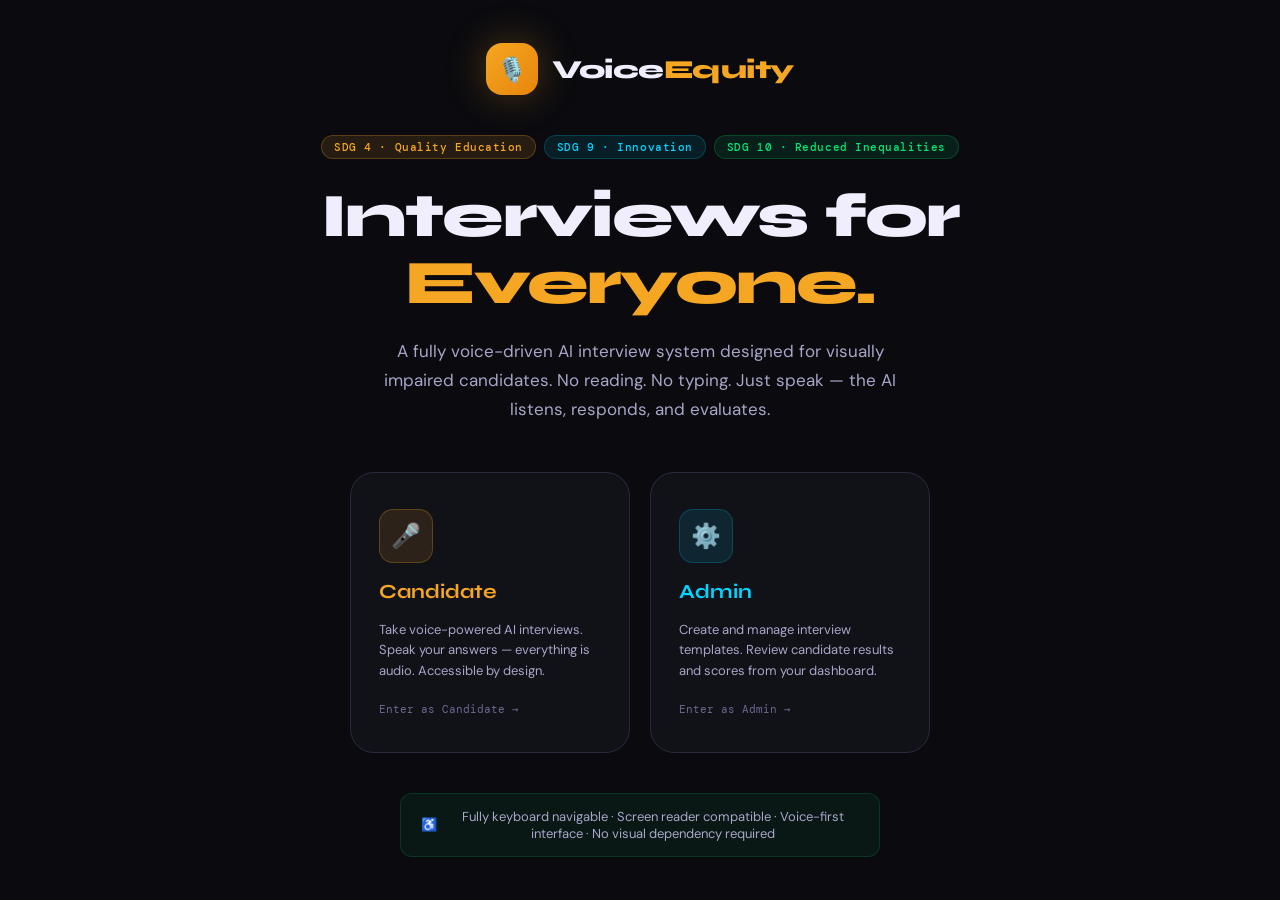
<file: index.html>
<!DOCTYPE html>
<html lang="en">
<head>
<meta charset="UTF-8"/>
<meta name="viewport" content="width=device-width,initial-scale=1.0"/>
<title>VoiceEquity — Smart Voice Interview System</title>
<link rel="preconnect" href="https://fonts.googleapis.com"/>
<link rel="preconnect" href="https://fonts.gstatic.com" crossorigin/>
<link href="https://fonts.googleapis.com/css2?family=Syne:wght@400;600;700;800&family=DM+Mono:wght@400;500&family=DM+Sans:wght@400;500;600&display=swap" rel="stylesheet"/>
<link rel="stylesheet" href="css/style.css"/>
</head>
<body>

<div id="toast"></div>

<div class="screen active" id="screenLanding">
  <div class="landing-wrap">
    <div class="landing-logo">
      <div class="logo-icon">🎙️</div>
      <div class="logo-text">Voice<span>Equity</span></div>
    </div>
    <div class="landing-sdg">
      <span class="badge badge-amber">SDG 4 · Quality Education</span>
      <span class="badge badge-cyan">SDG 9 · Innovation</span>
      <span class="badge badge-green">SDG 10 · Reduced Inequalities</span>
    </div>
    <h1 class="landing-headline">Interviews for<br/><em>Everyone.</em></h1>
    <p class="landing-sub">A fully voice-driven AI interview system designed for visually impaired candidates. No reading. No typing. Just speak — the AI listens, responds, and evaluates.</p>
    <div class="landing-roles">
      <a class="role-card candidate" href="auth.html?role=candidate" role="button" tabindex="0" aria-label="Enter as Candidate">
        <div class="role-card-icon">🎤</div>
        <div class="role-card-title">Candidate</div>
        <div class="role-card-desc">Take voice-powered AI interviews. Speak your answers — everything is audio. Accessible by design.</div>
        <div class="role-card-arrow">Enter as Candidate →</div>
      </a>
      <a class="role-card admin-r" href="auth.html?role=admin" role="button" tabindex="0" aria-label="Enter as Admin">
        <div class="role-card-icon">⚙️</div>
        <div class="role-card-title">Admin</div>
        <div class="role-card-desc">Create and manage interview templates. Review candidate results and scores from your dashboard.</div>
        <div class="role-card-arrow">Enter as Admin →</div>
      </a>
    </div>
    <div class="accessibility-note">
      <span>♿</span>
      <span>Fully keyboard navigable · Screen reader compatible · Voice-first interface · No visual dependency required</span>
    </div>
  </div>
</div>

<script src="js/db.js"></script>
<script>
// If already logged in, redirect to correct app
(function() {
  const sess = DB.sess();
  if (!sess) return;
  window.location.href = sess.role === 'admin' ? 'admin.html' : 'candidate.html';
})();
</script>
</body>
</html>
</file>
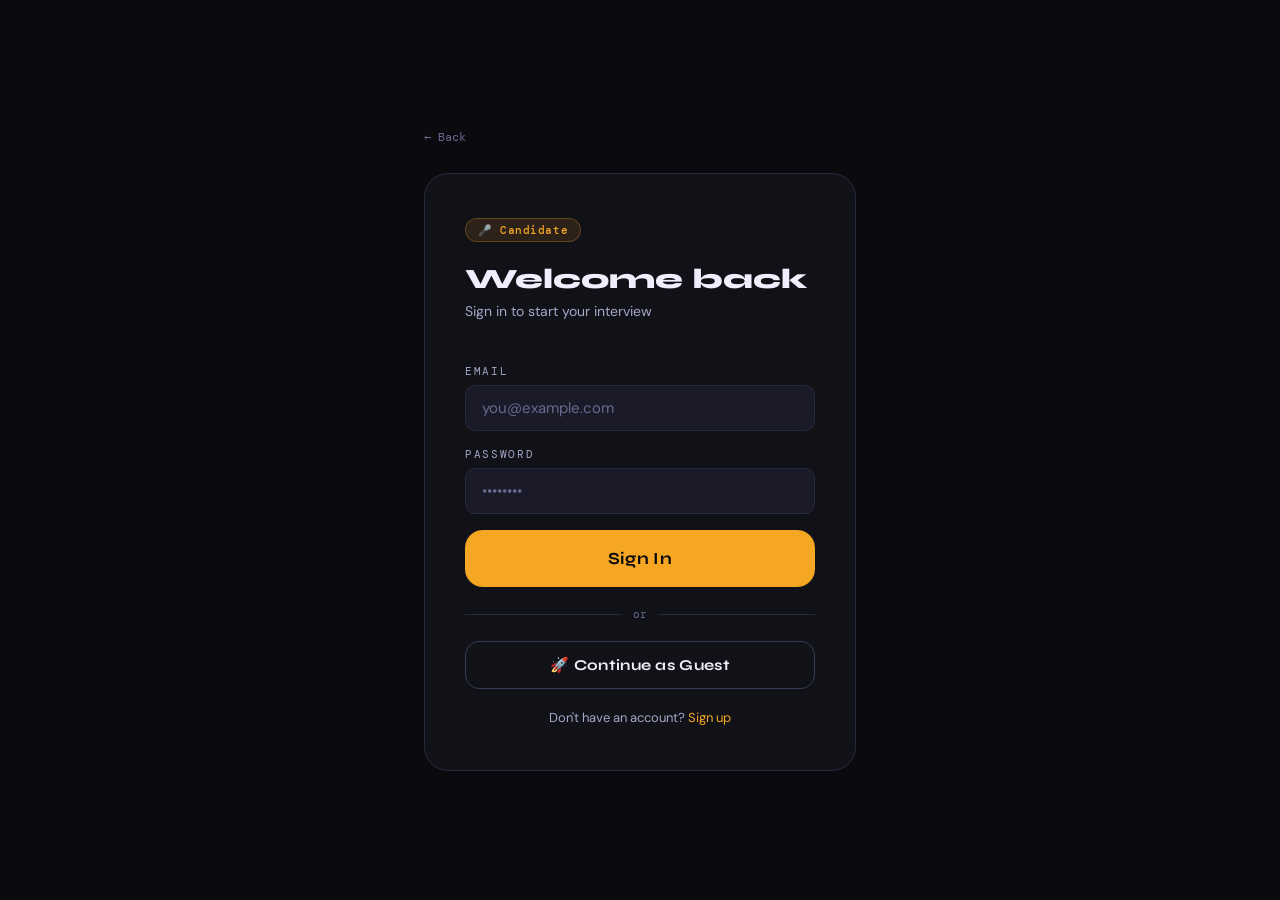
<file: admin.html>
<!DOCTYPE html>
<html lang="en">
<head>
<meta charset="UTF-8"/>
<meta name="viewport" content="width=device-width,initial-scale=1.0"/>
<title>VoiceEquity — Admin</title>
<link rel="preconnect" href="https://fonts.googleapis.com"/>
<link rel="preconnect" href="https://fonts.gstatic.com" crossorigin/>
<link href="https://fonts.googleapis.com/css2?family=Syne:wght@400;600;700;800&family=DM+Mono:wght@400;500&family=DM+Sans:wght@400;500;600&display=swap" rel="stylesheet"/>
<link rel="stylesheet" href="css/style.css"/>
</head>
<body>
<div id="toast"></div>

<div id="modal">
  <div class="modal-card">
    <div class="modal-header">
      <div class="modal-title" id="modalTitle">Create Interview</div>
      <div class="modal-close" onclick="closeModal()">✕</div>
    </div>
    <div class="field"><label>Title *</label><input type="text" id="mTitle" placeholder="e.g. Frontend Engineer Interview"/></div>
    <div class="field"><label>Description</label><textarea id="mDesc" rows="2" placeholder="What this interview covers…"></textarea></div>
    <div class="field"><label>Role / Position</label><input type="text" id="mRole" placeholder="e.g. Software Engineer"/></div>
    <div class="field"><label>Interview Type</label>
      <div class="chip-row" id="mTypeChips">
        <div class="chip sel" data-v="technical"  onclick="selChip(this,'mTypeChips','mType')">💻 Technical</div>
        <div class="chip"     data-v="behavioral" onclick="selChip(this,'mTypeChips','mType')">🧠 Behavioral</div>
        <div class="chip"     data-v="hr"         onclick="selChip(this,'mTypeChips','mType')">💼 HR</div>
        <div class="chip"     data-v="mixed"      onclick="selChip(this,'mTypeChips','mType')">🎲 Mixed</div>
      </div>
      <input type="hidden" id="mType" value="technical"/>
    </div>
    <div class="field"><label>Difficulty</label>
      <div class="chip-row" id="mDiffChips">
        <div class="chip"     data-v="junior" onclick="selChip(this,'mDiffChips','mDiff')">Junior</div>
        <div class="chip sel" data-v="mid"    onclick="selChip(this,'mDiffChips','mDiff')">Mid</div>
        <div class="chip"     data-v="senior" onclick="selChip(this,'mDiffChips','mDiff')">Senior</div>
      </div>
      <input type="hidden" id="mDiff" value="mid"/>
    </div>
    <div class="field"><label>Number of Questions</label>
      <div class="chip-row" id="mQChips">
        <div class="chip"     data-v="3"  onclick="selChip(this,'mQChips','mQ')">3</div>
        <div class="chip sel" data-v="5"  onclick="selChip(this,'mQChips','mQ')">5</div>
        <div class="chip"     data-v="7"  onclick="selChip(this,'mQChips','mQ')">7</div>
        <div class="chip"     data-v="10" onclick="selChip(this,'mQChips','mQ')">10</div>
      </div>
      <input type="hidden" id="mQ" value="5"/>
    </div>
    <div class="field"><label>Job Description (optional)</label><textarea id="mJD" rows="3" placeholder="Paste JD for tailored questions…"></textarea></div>
    <div class="err-msg" id="modalErr"></div>
    <div style="display:flex;gap:12px;justify-content:flex-end;margin-top:8px">
      <button class="btn btn-ghost" onclick="closeModal()">Cancel</button>
      <button class="btn btn-amber" onclick="saveInterview()">Save Interview</button>
    </div>
  </div>
</div>

<div class="screen active" id="screenAdmin">
  <div class="admin-layout">
    <aside class="admin-sidebar">
      <div class="sidebar-logo">
        <div class="sidebar-logo-dot"></div>
        <div class="sidebar-logo-text">Voice<span>Equity</span> Admin</div>
      </div>
      <div class="sidebar-user">
        <div class="sidebar-avatar" id="adminAvatar">A</div>
        <div>
          <div class="sidebar-user-name" id="adminName">Admin</div>
          <div class="sidebar-user-role" style="color:var(--cyan)">ADMINISTRATOR</div>
        </div>
      </div>
      <div class="nav-item active" onclick="showPanel('dashboard')" id="nav-dashboard"><span class="nav-icon">📊</span> Dashboard</div>
      <div class="nav-item" onclick="showPanel('interviews')" id="nav-interviews"><span class="nav-icon">📋</span> Interviews</div>
      <div class="nav-item" onclick="showPanel('results')" id="nav-results"><span class="nav-icon">📈</span> Results</div>
      <div class="sidebar-logout" onclick="doLogout()"><span>🚪</span> Sign out</div>
    </aside>
    <div class="admin-main">
      <div class="admin-topbar">
        <div class="admin-topbar-title" id="panelTitle">Dashboard</div>
        <div id="topAction"></div>
      </div>
      <div class="admin-content">
        <div class="admin-panel active" id="panel-dashboard">
          <div class="stats-grid">
            <div class="stat-tile"><div class="stat-tile-val" id="statInterviews" style="color:var(--cyan)">0</div><div class="stat-tile-lbl">Interviews Created</div></div>
            <div class="stat-tile"><div class="stat-tile-val" id="statSessions" style="color:var(--amber)">0</div><div class="stat-tile-lbl">Sessions Completed</div></div>
            <div class="stat-tile"><div class="stat-tile-val" id="statAvgScore" style="color:var(--green)">—</div><div class="stat-tile-lbl">Avg Score</div></div>
          </div>
          <div class="section-header"><div class="section-title">Recent Sessions</div></div>
          <div id="recentSessions"><div class="empty-state"><div class="big">🎙️</div><h3>No sessions yet</h3><p>Candidates will appear here after completing interviews.</p></div></div>
        </div>
        <div class="admin-panel" id="panel-interviews">
          <div class="section-header">
            <div class="section-title">Interview Templates</div>
            <button class="btn btn-amber" onclick="openCreate()">+ Create Interview</button>
          </div>
          <div class="iv-grid" id="ivGrid"><div class="empty-state"><div class="big">📋</div><h3>No interviews yet</h3><p>Click "Create Interview" to build your first template.</p></div></div>
        </div>
        <div class="admin-panel" id="panel-results">
          <div class="section-header"><div class="section-title">All Results</div></div>
          <div style="overflow-x:auto">
            <table class="results-table">
              <thead><tr><th>Candidate</th><th>Interview</th><th>Type</th><th>Score</th><th>Date</th></tr></thead>
              <tbody id="resultsBody"><tr><td colspan="5" style="text-align:center;padding:40px;color:var(--text3)">No results yet.</td></tr></tbody>
            </table>
          </div>
        </div>
      </div>
    </div>
  </div>
</div>

<script src="js/db.js"></script>
<script>
'use strict';
let editingId = null;
const user = requireSession('admin');
if (user) {
  $('adminAvatar').textContent = (user.name||'A')[0].toUpperCase();
  $('adminName').textContent   = user.name||'Admin';
  renderDash(); renderIvs(); renderResults();
}

function showPanel(name) {
  document.querySelectorAll('.admin-panel').forEach(p=>p.classList.remove('active'));
  document.querySelectorAll('.nav-item').forEach(n=>n.classList.remove('active'));
  $('panel-'+name).classList.add('active'); $('nav-'+name).classList.add('active');
  $('panelTitle').textContent = {dashboard:'Dashboard',interviews:'Interviews',results:'Results'}[name]||name;
  $('topAction').innerHTML = name==='interviews' ? '<button class="btn btn-amber" onclick="openCreate()">+ Create Interview</button>' : '';
  if(name==='dashboard') renderDash();
  if(name==='interviews') renderIvs();
  if(name==='results') renderResults();
}

function renderDash() {
  const ivs=DB.ivs(), res=DB.results();
  $('statInterviews').textContent=ivs.length; $('statSessions').textContent=res.length;
  const avg=res.length?Math.round(res.reduce((a,r)=>a+r.avgScore,0)/res.length):null;
  $('statAvgScore').textContent=avg!==null?avg+'%':'—';
  const rec=[...res].sort((a,b)=>b.ts-a.ts).slice(0,8);
  if(!rec.length){$('recentSessions').innerHTML=`<div class="empty-state"><div class="big">🎙️</div><h3>No sessions yet</h3><p>Candidates will appear here after completing interviews.</p></div>`;return;}
  $('recentSessions').innerHTML=`<table class="results-table"><thead><tr><th>Candidate</th><th>Interview</th><th>Score</th><th>When</th></tr></thead><tbody>${rec.map(r=>`<tr><td>${esc(r.userName)}</td><td>${esc(r.ivTitle)}</td><td><span class="score-chip ${scoreClass(r.avgScore)}">${r.avgScore}%</span></td><td style="color:var(--text3);font-family:var(--mono);font-size:12px">${timeAgo(r.ts)}</td></tr>`).join('')}</tbody></table>`;
}

function renderIvs() {
  const ivs=DB.ivs();
  if(!ivs.length){$('ivGrid').innerHTML=`<div class="empty-state"><div class="big">📋</div><h3>No interviews yet</h3><p>Click "Create Interview" to build your first template.</p></div>`;return;}
  $('ivGrid').innerHTML=ivs.map(iv=>`<div class="iv-card"><div style="display:flex;gap:8px;margin-bottom:4px"><span class="badge badge-amber">${iv.type}</span><span class="badge" style="background:rgba(160,160,200,.08);color:var(--text2);border-color:var(--border)">${iv.difficulty}</span></div><div class="iv-card-title">${esc(iv.title)}</div><div class="iv-card-meta">${iv.qCount} questions · ${iv.role||'General'}</div>${iv.desc?`<div style="font-size:13px;color:var(--text2);line-height:1.55">${esc(iv.desc.slice(0,100))}${iv.desc.length>100?'…':''}</div>`:''}<div class="iv-card-actions"><button class="btn btn-ghost" onclick="openEdit('${iv.id}')">Edit</button><button class="btn btn-danger" onclick="deleteIv('${iv.id}')">Delete</button></div></div>`).join('');
}

function renderResults() {
  const res=[...DB.results()].sort((a,b)=>b.ts-a.ts);
  if(!res.length){$('resultsBody').innerHTML=`<tr><td colspan="5" style="text-align:center;padding:40px;color:var(--text3)">No results yet.</td></tr>`;return;}
  $('resultsBody').innerHTML=res.map(r=>`<tr><td>${esc(r.userName)}</td><td>${esc(r.ivTitle)}</td><td style="font-family:var(--mono);font-size:12px;color:var(--text2)">${r.type}</td><td><span class="score-chip ${scoreClass(r.avgScore)}">${r.avgScore}%</span></td><td style="color:var(--text3);font-family:var(--mono);font-size:12px">${new Date(r.ts).toLocaleDateString()}</td></tr>`).join('');
}

function openCreate(){editingId=null;$('modalTitle').textContent='Create Interview';$('mTitle').value='';$('mDesc').value='';$('mRole').value='';$('mJD').value='';resetChips('mTypeChips','technical','mType');resetChips('mDiffChips','mid','mDiff');resetChips('mQChips','5','mQ');$('modalErr').textContent='';$('modal').classList.add('open');}
function openEdit(id){const iv=DB.ivs().find(i=>i.id===id);if(!iv)return;editingId=id;$('modalTitle').textContent='Edit Interview';$('mTitle').value=iv.title;$('mDesc').value=iv.desc||'';$('mRole').value=iv.role||'';$('mJD').value=iv.jd||'';resetChips('mTypeChips',iv.type,'mType');resetChips('mDiffChips',iv.difficulty,'mDiff');resetChips('mQChips',String(iv.qCount),'mQ');$('modalErr').textContent='';$('modal').classList.add('open');}
function saveInterview(){const title=$('mTitle').value.trim();if(!title){$('modalErr').textContent='Title is required.';return;}const iv={id:editingId||Date.now().toString(),title,desc:$('mDesc').value.trim(),role:$('mRole').value.trim(),type:$('mType').value,difficulty:$('mDiff').value,qCount:parseInt($('mQ').value),jd:$('mJD').value.trim()};const all=DB.ivs();if(editingId){const idx=all.findIndex(i=>i.id===editingId);if(idx>=0)all[idx]={...all[idx],...iv};}else all.push(iv);DB.saveIvs(all);closeModal();renderIvs();toast('Interview saved!','success');}
function deleteIv(id){if(!confirm('Delete this interview?'))return;DB.saveIvs(DB.ivs().filter(i=>i.id!==id));renderIvs();toast('Deleted.','info');}
function closeModal(){$('modal').classList.remove('open');}
</script>
</body>
</html>
</file>
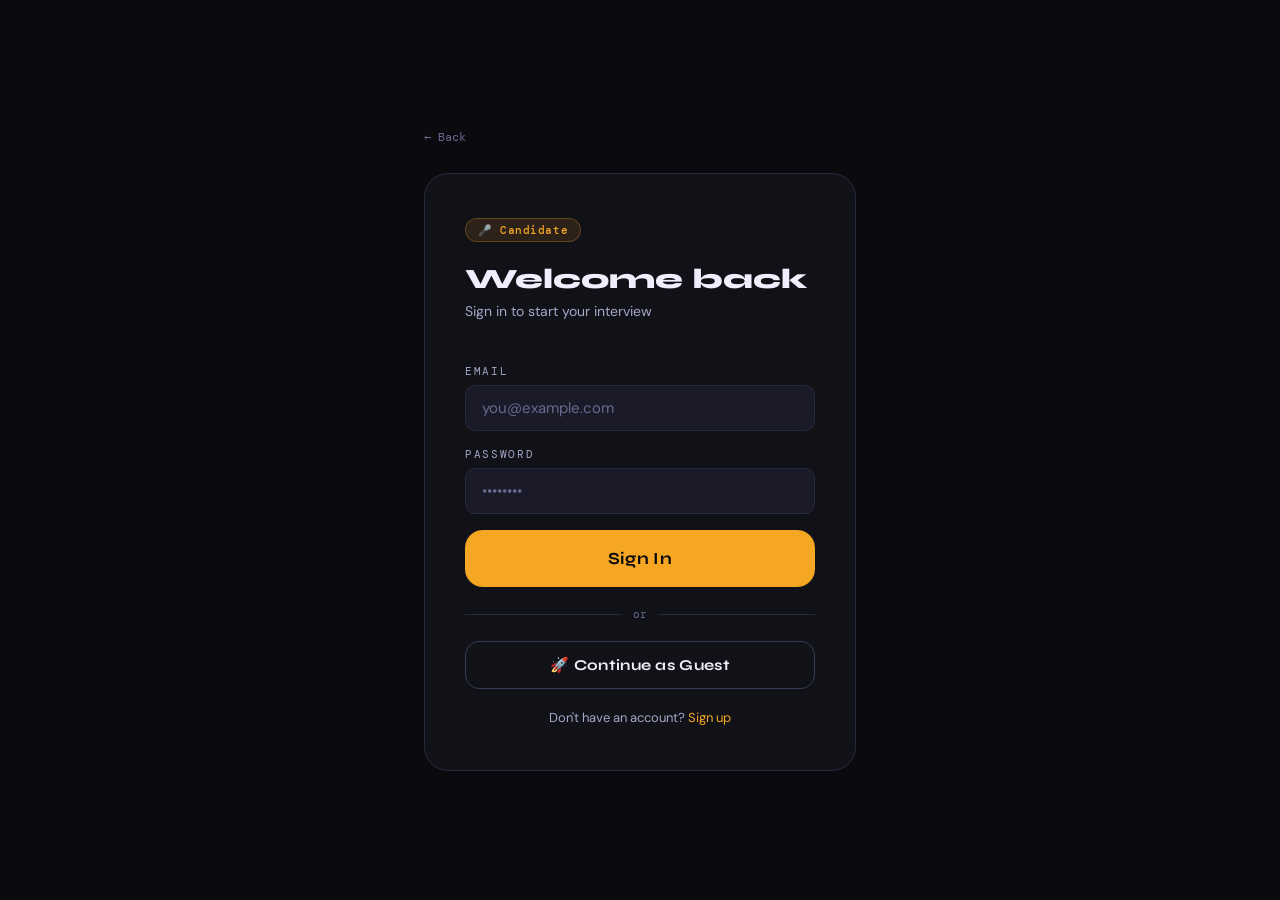
<file: auth.html>
<!DOCTYPE html>
<html lang="en">
<head>
<meta charset="UTF-8"/>
<meta name="viewport" content="width=device-width,initial-scale=1.0"/>
<title>VoiceEquity — Sign In</title>
<link rel="preconnect" href="https://fonts.googleapis.com"/>
<link rel="preconnect" href="https://fonts.gstatic.com" crossorigin/>
<link href="https://fonts.googleapis.com/css2?family=Syne:wght@400;600;700;800&family=DM+Mono:wght@400;500&family=DM+Sans:wght@400;500;600&display=swap" rel="stylesheet"/>
<link rel="stylesheet" href="css/style.css"/>
</head>
<body>

<div id="toast"></div>

<!-- Welcome splash -->
<div class="screen" id="screenWelcome">
  <div style="text-align:center;z-index:1">
    <div class="welcome-icon" id="welcomeIcon">👋</div>
    <div class="welcome-name" id="welcomeName">Hey there!</div>
    <div class="welcome-sub" id="welcomeSub">Preparing your workspace…</div>
  </div>
</div>

<!-- Auth form -->
<div class="screen active" id="screenAuth">
  <div class="auth-wrap">
    <a class="auth-back" href="index.html">← Back</a>
    <div class="auth-card">
      <div class="auth-badge-row">
        <span class="badge badge-amber" id="authBadge">🎤 Candidate</span>
      </div>
      <h2 class="auth-title" id="authTitle">Welcome back</h2>
      <p class="auth-sub" id="authSub">Sign in to start your interview session</p>
      <div class="err-msg" id="authErr"></div>
      <div class="field">
        <label>Email</label>
        <input type="email" id="authEmail" placeholder="you@example.com" autocomplete="email"/>
      </div>
      <div class="field">
        <label>Password</label>
        <input type="password" id="authPass" placeholder="••••••••"/>
      </div>
      <div id="signupWrap">
        <div class="field">
          <label>Full Name</label>
          <input type="text" id="authName" placeholder="Your full name"/>
        </div>
      </div>
      <div id="adminKeyWrap">
        <div class="field">
          <label>Admin Key</label>
          <input type="password" id="adminKey" placeholder="Enter admin access key"/>
        </div>
      </div>
      <button class="btn btn-amber btn-lg" id="authBtn" onclick="doAuth()" style="width:100%">Sign In</button>
      <div id="guestRow">
        <div class="divider"><span>or</span></div>
        <button class="btn btn-ghost" onclick="doGuest()" style="width:100%">🚀 Continue as Guest</button>
      </div>
      <div class="auth-toggle">
        <span id="toggleText">Don't have an account? </span>
        <a id="toggleLink" onclick="toggleMode()">Sign up</a>
      </div>
    </div>
  </div>
</div>

<script src="js/db.js"></script>
<script>
'use strict';

// Read role from URL param
const params      = new URLSearchParams(location.search);
let currentRole   = params.get('role') || 'candidate';
let isSignup      = false;

function updateUI() {
  const isAdmin = currentRole === 'admin';
  $('authBadge').textContent  = isAdmin ? '⚙️ Admin' : '🎤 Candidate';
  $('authBadge').className    = 'badge ' + (isAdmin ? 'badge-cyan' : 'badge-amber');
  $('authTitle').textContent  = isSignup ? 'Create account' : (isAdmin ? 'Admin access' : 'Welcome back');
  $('authSub').textContent    = isAdmin ? 'Sign in with admin credentials' : 'Sign in to start your interview';
  $('adminKeyWrap').style.display = isAdmin   ? 'block' : 'none';
  $('guestRow').style.display     = isAdmin   ? 'none'  : 'block';
  $('signupWrap').style.display   = isSignup  ? 'block' : 'none';
  $('authBtn').textContent    = isSignup ? 'Create Account' : 'Sign In';
  $('toggleText').textContent = isSignup ? 'Already have an account? ' : "Don't have an account? ";
  $('toggleLink').textContent = isSignup ? 'Sign in' : 'Sign up';
  $('authErr').textContent    = '';
}

function toggleMode() { isSignup = !isSignup; updateUI(); }

function doAuth() {
  const email = $('authEmail').value.trim().toLowerCase();
  const pass  = $('authPass').value;
  const name  = $('authName')?.value.trim() || '';
  $('authErr').textContent = '';

  if (!email || !pass) { $('authErr').textContent = 'Email and password required.'; return; }

  if (currentRole === 'admin') {
    if ($('adminKey').value !== ADMIN_KEY) { $('authErr').textContent = 'Invalid admin key.'; return; }
    const users = DB.users();
    if (!users[email]) {
      users[email] = { email, name: name || 'Admin', hash: hashP(pass), role: 'admin' };
      DB.saveUsers(users);
    }
    if (users[email].hash !== hashP(pass)) { $('authErr').textContent = 'Wrong password.'; return; }
    launch(users[email], 'signin');
    return;
  }

  const users = DB.users();
  if (isSignup) {
    if (!name) { $('authErr').textContent = 'Name is required.'; return; }
    if (users[email]) { $('authErr').textContent = 'Account exists — sign in instead.'; return; }
    users[email] = { email, name, hash: hashP(pass), role: 'candidate' };
    DB.saveUsers(users);
    launch(users[email], 'signup');
  } else {
    if (!users[email]) { $('authErr').textContent = 'No account found — sign up first.'; return; }
    if (users[email].hash !== hashP(pass)) { $('authErr').textContent = 'Wrong password.'; return; }
    launch(users[email], 'signin');
  }
}

function doGuest() {
  launch({ email:'guest@demo.com', name:'Guest', role:'candidate' }, 'guest');
}

function launch(user, mode) {
  DB.setSess(user);
  $('welcomeIcon').textContent = user.role==='admin' ? '⚙️' : '🎤';
  $('welcomeName').textContent = `Hey, ${user.name.split(' ')[0]}!`;
  $('welcomeSub').textContent  = mode==='signup' ? "Account created — let's go!" : mode==='guest' ? 'Demo mode active.' : 'Good to see you again.';
  document.querySelectorAll('.screen').forEach(s=>s.classList.remove('active'));
  $('screenWelcome').classList.add('active');
  setTimeout(() => {
    window.location.href = user.role==='admin' ? 'admin.html' : 'candidate.html';
  }, 1500);
}

// Keyboard submit
['authEmail','authPass','authName','adminKey'].forEach(id => {
  const el=$(id); if(el) el.addEventListener('keydown', e=>{ if(e.key==='Enter') doAuth(); });
});

// Init
updateUI();
// If already logged in skip auth
(function(){ const s=DB.sess(); if(s) window.location.href=s.role==='admin'?'admin.html':'candidate.html'; })();
</script>
</body>
</html>
</file>
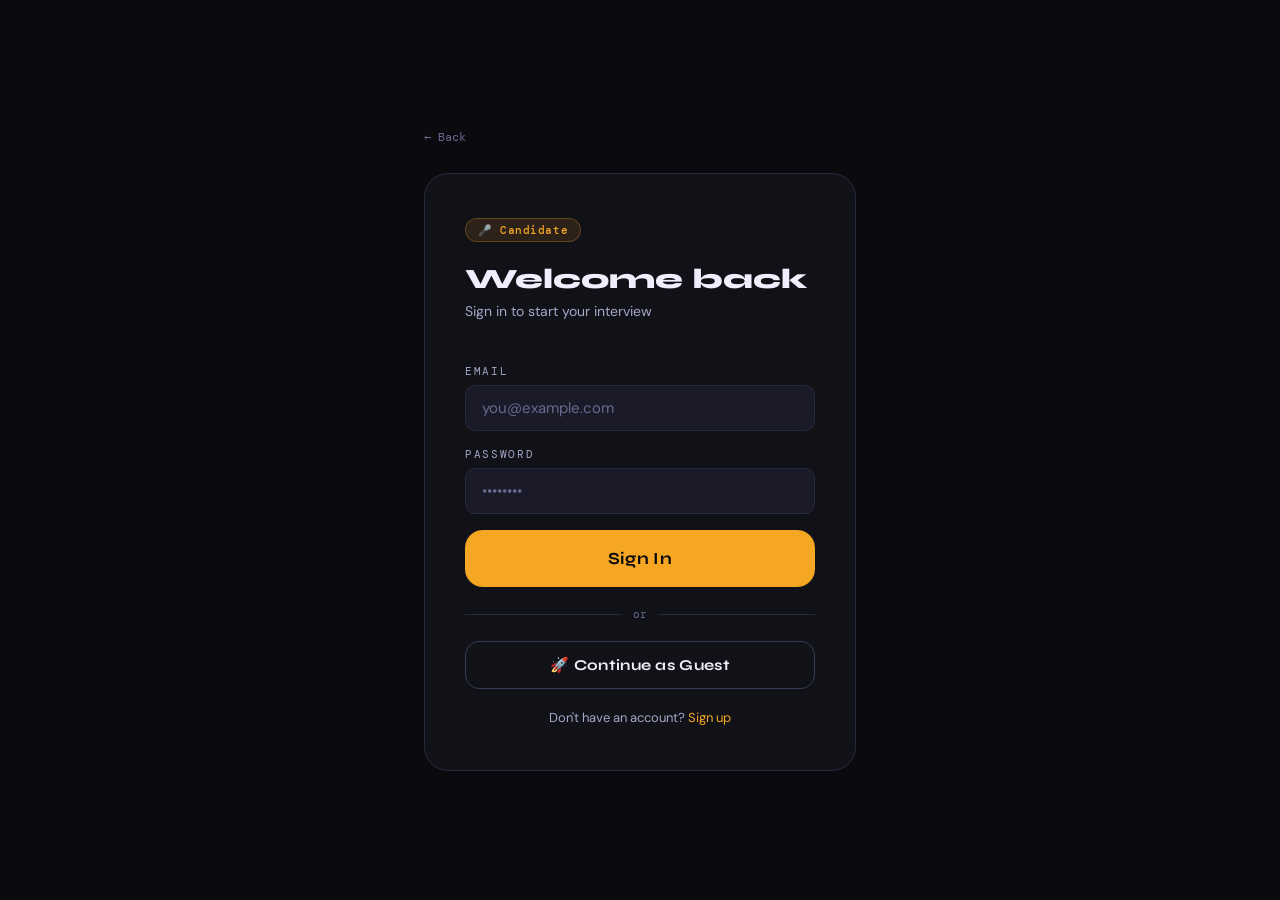
<file: candidate.html>
<!DOCTYPE html>
<html lang="en">
<head>
<meta charset="UTF-8"/>
<meta name="viewport" content="width=device-width,initial-scale=1.0"/>
<title>VoiceEquity — Candidate</title>
<link rel="preconnect" href="https://fonts.googleapis.com"/>
<link rel="preconnect" href="https://fonts.gstatic.com" crossorigin/>
<link href="https://fonts.googleapis.com/css2?family=Syne:wght@400;600;700;800&family=DM+Mono:wght@400;500&family=DM+Sans:wght@400;500;600&display=swap" rel="stylesheet"/>
<link rel="stylesheet" href="css/style.css"/>
</head>
<body>
<div id="toast"></div>

<div class="screen active" id="screenCandidate">
  <div class="cand-layout">
    <aside class="cand-sidebar">
      <div class="sidebar-logo">
        <div class="sidebar-logo-dot"></div>
        <div class="sidebar-logo-text">Voice<span>Equity</span></div>
      </div>
      <div class="sidebar-user">
        <div class="sidebar-avatar" id="candAvatar">C</div>
        <div>
          <div class="sidebar-user-name" id="candName">Candidate</div>
          <div class="sidebar-user-role" style="color:var(--amber)">CANDIDATE</div>
        </div>
      </div>
      <div class="cand-nav-item active" onclick="showPanel('browse')" id="cnav-browse"><span class="nav-icon">🔍</span> Browse</div>
      <div class="cand-nav-item" onclick="showPanel('history')" id="cnav-history"><span class="nav-icon">📜</span> My Results</div>
      <div class="sidebar-logout" onclick="doLogout()"><span>🚪</span> Sign out</div>
    </aside>
    <div class="cand-main">
      <div class="cand-topbar">
        <div class="cand-topbar-title" id="panelTitle">Browse Interviews</div>
      </div>
      <div class="cand-content">

        <div class="cand-panel active" id="cpanel-browse">
          <div style="margin-bottom:24px">
            <h2 style="font-family:var(--display);font-size:24px;font-weight:700;margin-bottom:6px" id="browseGreet">Ready to practice?</h2>
            <p style="font-size:14px;color:var(--text2)">Select an interview below. Everything is voice — just speak your answers.</p>
          </div>
          <div class="browse-grid" id="browseGrid">
            <div class="empty-state"><div class="big">🎙️</div><h3>No interviews available</h3><p>Ask your admin to create interview templates.</p></div>
          </div>
        </div>

        <div class="cand-panel" id="cpanel-history">
          <div class="section-header"><div class="section-title">My Past Sessions</div></div>
          <div id="historyList"><div class="empty-state"><div class="big">📊</div><h3>No sessions yet</h3><p>Complete an interview to see your results here.</p></div></div>
        </div>

      </div>
    </div>
  </div>
</div>

<script src="js/db.js"></script>
<script>
'use strict';
const user = requireSession('candidate');
if (user) {
  $('candAvatar').textContent = (user.name||'C')[0].toUpperCase();
  $('candName').textContent   = user.name||'Candidate';
  $('browseGreet').textContent = `Ready to practice, ${user.name.split(' ')[0]}?`;
  renderBrowse();
}

function showPanel(name) {
  document.querySelectorAll('.cand-panel').forEach(p=>p.classList.remove('active'));
  document.querySelectorAll('.cand-nav-item').forEach(n=>n.classList.remove('active'));
  $('cpanel-'+name).classList.add('active'); $('cnav-'+name).classList.add('active');
  $('panelTitle').textContent = {browse:'Browse Interviews',history:'My Results'}[name]||name;
  if(name==='history') renderHistory();
}

function renderBrowse() {
  const ivs=DB.ivs();
  if(!ivs.length){$('browseGrid').innerHTML=`<div class="empty-state"><div class="big">🎙️</div><h3>No interviews available</h3><p>Ask your admin to create interview templates.</p></div>`;return;}
  const icons={technical:'💻',behavioral:'🧠',hr:'💼',mixed:'🎲',leadership:'👥',product:'📦'};
  $('browseGrid').innerHTML=ivs.map(iv=>`
    <div class="browse-card" onclick="launchInterview('${iv.id}')" role="button" tabindex="0" aria-label="Start ${esc(iv.title)} interview">
      <div class="browse-card-icon">${icons[iv.type]||'📋'}</div>
      <span class="badge badge-amber" style="align-self:flex-start">${iv.type}</span>
      <div class="browse-card-title">${esc(iv.title)}</div>
      <div class="browse-card-meta">${iv.qCount} questions · ${iv.difficulty} · ${iv.role||'General'}</div>
      ${iv.desc?`<div class="browse-card-desc">${esc(iv.desc.slice(0,90))}${iv.desc.length>90?'…':''}</div>`:''}
      <div class="browse-card-start">🎤 Start Voice Interview →</div>
    </div>`).join('');
  // Keyboard nav
  document.querySelectorAll('.browse-card').forEach(c=>c.addEventListener('keydown',e=>{if(e.key==='Enter'||e.key===' ')c.click();}));
}

function renderHistory() {
  const res=DB.results().filter(r=>r.userEmail===(user?.email||'guest@demo.com')).sort((a,b)=>b.ts-a.ts);
  if(!res.length){$('historyList').innerHTML=`<div class="empty-state"><div class="big">📊</div><h3>No sessions yet</h3><p>Complete an interview to see your results here.</p></div>`;return;}
  $('historyList').innerHTML=res.map(r=>`
    <div class="card card-sm" style="margin-bottom:12px;display:flex;align-items:center;justify-content:space-between;gap:16px;flex-wrap:wrap">
      <div>
        <div style="font-family:var(--display);font-size:15px;font-weight:700;margin-bottom:4px">${esc(r.ivTitle)}</div>
        <div style="font-family:var(--mono);font-size:11px;color:var(--text2)">${r.type} · ${r.difficulty} · ${new Date(r.ts).toLocaleDateString()}</div>
      </div>
      <span class="score-chip ${scoreClass(r.avgScore)}" style="font-size:16px;padding:6px 16px">${r.avgScore}%</span>
    </div>`).join('');
}

function launchInterview(ivId) {
  const iv=DB.ivs().find(i=>i.id===ivId);
  if(!iv){toast('Interview not found','error');return;}
  sessionStorage.setItem('ve_activeIv', JSON.stringify(iv));
  window.location.href='interview.html';
}
</script>
</body>
</html>
</file>
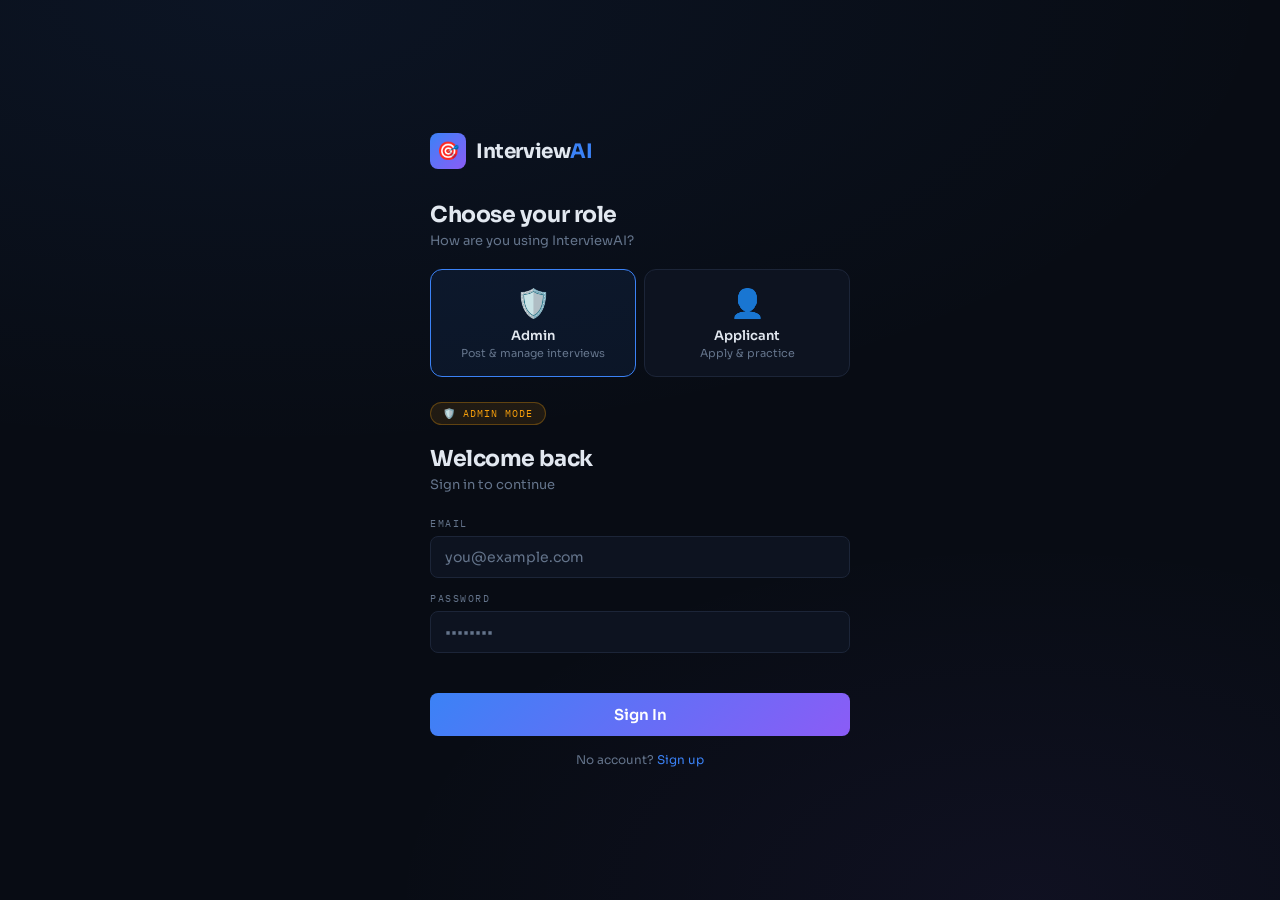
<file: interview-platform.html>
<!DOCTYPE html>
<html lang="en">
<head>
<meta charset="UTF-8"/>
<meta name="viewport" content="width=device-width,initial-scale=1.0"/>
<title>InterviewAI — Platform</title>
<link rel="preconnect" href="https://fonts.googleapis.com"/>
<link href="https://fonts.googleapis.com/css2?family=IBM+Plex+Mono:wght@400;500;600&family=Sora:wght@300;400;500;600;700&display=swap" rel="stylesheet"/>
<style>
*,*::before,*::after{box-sizing:border-box;margin:0;padding:0}
:root{
  --bg:#080c14;--surface:#0d1320;--card:#111827;--border:#1c2538;--border2:#243048;
  --accent:#3b82f6;--accent2:#8b5cf6;--green:#10b981;--red:#ef4444;--amber:#f59e0b;
  --text:#e2e8f0;--muted:#64748b;--muted2:#94a3b8;
  --mono:'IBM Plex Mono',monospace;--sans:'Sora',sans-serif;
}
html,body{height:100%;background:var(--bg);color:var(--text);font-family:var(--sans);overflow:hidden}
body{background-image:radial-gradient(ellipse 80% 50% at 20% 0%,rgba(59,130,246,.06),transparent),radial-gradient(ellipse 50% 40% at 80% 100%,rgba(139,92,246,.05),transparent)}
::-webkit-scrollbar{width:3px;height:3px}::-webkit-scrollbar-track{background:transparent}::-webkit-scrollbar-thumb{background:var(--border2);border-radius:4px}

/* ══ SCREENS ══ */
.screen{display:none;position:fixed;inset:0;z-index:50}
.screen.active{display:flex}

/* ══ LOGIN ══ */
#loginScreen{align-items:center;justify-content:center;background:var(--bg);background-image:radial-gradient(ellipse 80% 50% at 20% 0%,rgba(59,130,246,.07),transparent),radial-gradient(ellipse 50% 40% at 80% 100%,rgba(139,92,246,.06),transparent)}
.auth-box{width:100%;max-width:420px;margin:20px;animation:slideUp .5s cubic-bezier(.16,1,.3,1)}
@keyframes slideUp{from{opacity:0;transform:translateY(32px)}to{opacity:1;transform:none}}
.auth-brand{display:flex;align-items:center;gap:10px;margin-bottom:32px}
.brand-mark{width:36px;height:36px;border-radius:8px;background:linear-gradient(135deg,var(--accent),var(--accent2));display:flex;align-items:center;justify-content:center;font-size:18px}
.brand-name{font-size:20px;font-weight:700;letter-spacing:-.02em}
.brand-name span{color:var(--accent)}
.role-pick{display:grid;grid-template-columns:1fr 1fr;gap:8px;margin-bottom:24px}
.role-card{padding:16px;border:1px solid var(--border);border-radius:12px;background:var(--surface);cursor:pointer;transition:all .2s;text-align:center}
.role-card:hover{border-color:var(--border2)}
.role-card.sel{border-color:var(--accent);background:rgba(59,130,246,.08)}
.role-card .ri{font-size:28px;margin-bottom:6px}
.role-card .rn{font-size:13px;font-weight:600}
.role-card .rd{font-size:11px;color:var(--muted);margin-top:2px}
.auth-title{font-size:22px;font-weight:700;letter-spacing:-.02em;margin-bottom:4px}
.auth-sub{font-size:13px;color:var(--muted);margin-bottom:24px}
.field{margin-bottom:14px}
.field label{display:block;font-family:var(--mono);font-size:10px;letter-spacing:.15em;text-transform:uppercase;color:var(--muted);margin-bottom:6px}
.field input{width:100%;background:var(--surface);color:var(--text);border:1px solid var(--border);border-radius:8px;padding:11px 14px;font-family:var(--sans);font-size:14px;outline:none;transition:border-color .2s}
.field input:focus{border-color:var(--accent)}.field input::placeholder{color:var(--muted)}.field input.err{border-color:var(--red)}
.err-msg{font-family:var(--mono);font-size:11px;color:var(--red);min-height:18px;margin-bottom:8px}
.btn-primary{width:100%;padding:12px;border:none;border-radius:8px;background:linear-gradient(135deg,var(--accent),var(--accent2));color:#fff;font-family:var(--sans);font-size:15px;font-weight:600;cursor:pointer;transition:opacity .15s,transform .1s}
.btn-primary:hover{opacity:.88}.btn-primary:active{transform:scale(.98)}.btn-primary:disabled{opacity:.4;cursor:not-allowed}
.auth-switch{margin-top:16px;text-align:center;font-size:12px;color:var(--muted)}
.auth-switch a{color:var(--accent);cursor:pointer;text-decoration:none}.auth-switch a:hover{text-decoration:underline}
.role-badge{display:inline-flex;align-items:center;gap:6px;padding:4px 12px;border-radius:20px;font-family:var(--mono);font-size:10px;letter-spacing:.1em;text-transform:uppercase;margin-bottom:20px}
.role-badge.admin{background:rgba(245,158,11,.1);border:1px solid rgba(245,158,11,.3);color:var(--amber)}
.role-badge.applicant{background:rgba(59,130,246,.1);border:1px solid rgba(59,130,246,.3);color:var(--accent)}

/* ══ APP SHELL ══ */
#appScreen{flex-direction:column;width:100%;height:100vh;overflow:hidden;z-index:10}
.topbar{flex-shrink:0;height:56px;display:flex;align-items:center;justify-content:space-between;padding:0 24px;border-bottom:1px solid var(--border);background:rgba(8,12,20,.95);backdrop-filter:blur(12px)}
.tb-brand{display:flex;align-items:center;gap:10px}
.tb-brand-mark{width:28px;height:28px;border-radius:6px;background:linear-gradient(135deg,var(--accent),var(--accent2));display:flex;align-items:center;justify-content:center;font-size:14px}
.tb-name{font-size:15px;font-weight:700;letter-spacing:-.01em}
.tb-right{display:flex;align-items:center;gap:12px}
.tb-user{display:flex;align-items:center;gap:8px;font-size:13px;color:var(--muted2)}
.tb-avatar{width:30px;height:30px;border-radius:50%;background:linear-gradient(135deg,var(--accent),var(--accent2));display:flex;align-items:center;justify-content:center;font-weight:700;font-size:12px;color:#fff}
.tb-role-badge{padding:3px 8px;border-radius:4px;font-family:var(--mono);font-size:9px;letter-spacing:.1em;text-transform:uppercase}
.tb-role-badge.admin{background:rgba(245,158,11,.15);color:var(--amber);border:1px solid rgba(245,158,11,.2)}
.tb-role-badge.applicant{background:rgba(59,130,246,.1);color:var(--accent);border:1px solid rgba(59,130,246,.2)}
.tb-logout{padding:5px 12px;border:1px solid var(--border);border-radius:6px;background:transparent;color:var(--muted);font-family:var(--mono);font-size:10px;cursor:pointer;transition:all .2s}
.tb-logout:hover{border-color:var(--red);color:var(--red)}

/* ══ MAIN LAYOUT ══ */
.app-body{flex:1;display:flex;overflow:hidden}
.sidebar{width:220px;flex-shrink:0;border-right:1px solid var(--border);background:var(--surface);display:flex;flex-direction:column;padding:16px 12px}
.sidebar-section{margin-bottom:8px}
.sidebar-label{font-family:var(--mono);font-size:9px;letter-spacing:.15em;text-transform:uppercase;color:var(--muted);padding:0 8px;margin-bottom:6px}
.nav-item{display:flex;align-items:center;gap:10px;padding:9px 10px;border-radius:8px;cursor:pointer;font-size:13px;color:var(--muted2);transition:all .15s;border:1px solid transparent;margin-bottom:2px;user-select:none}
.nav-item:hover{background:rgba(255,255,255,.04);color:var(--text)}
.nav-item.active{background:rgba(59,130,246,.1);color:var(--accent);border-color:rgba(59,130,246,.2)}
.nav-item .ni{font-size:16px;flex-shrink:0}
.nav-item .nb{font-family:var(--mono);font-size:9px;padding:1px 6px;border-radius:10px;background:rgba(59,130,246,.15);color:var(--accent);margin-left:auto}

.main-content{flex:1;overflow:hidden;display:flex;flex-direction:column}
.page{display:none;flex:1;overflow-y:auto;padding:24px}
.page.active{display:block}
#page-interview{padding:0;overflow:hidden}
#page-interview.active{display:flex;flex-direction:column;height:100%}
.page-header{margin-bottom:24px}
.page-title{font-size:22px;font-weight:700;letter-spacing:-.02em;margin-bottom:4px}
.page-sub{font-size:13px;color:var(--muted)}

/* ══ CARDS ══ */
.card{background:var(--card);border:1px solid var(--border);border-radius:14px;padding:20px}
.card-title{font-size:13px;font-weight:600;color:var(--muted2);margin-bottom:16px;display:flex;align-items:center;gap:8px}
.grid2{display:grid;grid-template-columns:1fr 1fr;gap:16px}
.grid3{display:grid;grid-template-columns:repeat(3,1fr);gap:12px}
@media(max-width:700px){.grid2,.grid3{grid-template-columns:1fr}}

/* ══ STAT CARDS ══ */
.stat{background:var(--card);border:1px solid var(--border);border-radius:12px;padding:16px}
.stat-val{font-size:28px;font-weight:700;letter-spacing:-.02em;margin-bottom:2px}
.stat-lbl{font-family:var(--mono);font-size:10px;color:var(--muted);text-transform:uppercase;letter-spacing:.1em}

/* ══ JOB CARDS ══ */
.job-grid{display:grid;grid-template-columns:repeat(auto-fill,minmax(300px,1fr));gap:14px}
.job-card{background:var(--card);border:1px solid var(--border);border-radius:14px;padding:18px;transition:border-color .2s,transform .15s;position:relative}
.job-card:hover{border-color:var(--border2);transform:translateY(-1px)}
.jc-top{display:flex;align-items:flex-start;justify-content:space-between;margin-bottom:10px}
.jc-title{font-size:15px;font-weight:600;letter-spacing:-.01em;margin-bottom:2px}
.jc-company{font-size:12px;color:var(--muted)}
.jc-badge{padding:3px 10px;border-radius:20px;font-family:var(--mono);font-size:10px;white-space:nowrap}
.badge-tech{background:rgba(59,130,246,.1);border:1px solid rgba(59,130,246,.2);color:var(--accent)}
.badge-beh{background:rgba(139,92,246,.1);border:1px solid rgba(139,92,246,.2);color:#a78bfa}
.badge-hr{background:rgba(16,185,129,.1);border:1px solid rgba(16,185,129,.2);color:var(--green)}
.badge-lead{background:rgba(245,158,11,.1);border:1px solid rgba(245,158,11,.2);color:var(--amber)}
.badge-pm{background:rgba(239,68,68,.1);border:1px solid rgba(239,68,68,.2);color:var(--red)}
.badge-mix{background:rgba(148,163,184,.1);border:1px solid rgba(148,163,184,.2);color:var(--muted2)}
.jc-meta{display:flex;gap:10px;flex-wrap:wrap;margin:10px 0}
.jc-chip{font-family:var(--mono);font-size:10px;color:var(--muted);display:flex;align-items:center;gap:4px}
.jc-desc{font-size:12px;color:var(--muted);line-height:1.6;margin-bottom:14px;display:-webkit-box;-webkit-line-clamp:2;-webkit-box-orient:vertical;overflow:hidden}
.jc-actions{display:flex;gap:8px}
.btn-sm{padding:7px 14px;border-radius:7px;font-family:var(--sans);font-size:12px;font-weight:500;cursor:pointer;transition:all .15s;border:1px solid var(--border)}
.btn-sm.primary{background:linear-gradient(135deg,var(--accent),var(--accent2));border-color:transparent;color:#fff}
.btn-sm.primary:hover{opacity:.88}
.btn-sm.danger{background:transparent;color:var(--red);border-color:rgba(239,68,68,.3)}
.btn-sm.danger:hover{background:rgba(239,68,68,.08)}
.btn-sm.secondary{background:transparent;color:var(--muted2)}
.btn-sm.secondary:hover{border-color:var(--border2);color:var(--text)}
.btn-sm:disabled{opacity:.4;cursor:not-allowed}

/* ══ FORM ELEMENTS ══ */
.form-group{margin-bottom:16px}
.form-label{display:block;font-family:var(--mono);font-size:10px;letter-spacing:.12em;text-transform:uppercase;color:var(--muted);margin-bottom:6px}
.form-input,.form-select,.form-textarea{width:100%;background:var(--surface);color:var(--text);border:1px solid var(--border);border-radius:8px;padding:10px 13px;font-family:var(--sans);font-size:13px;outline:none;transition:border-color .2s}
.form-input:focus,.form-select:focus,.form-textarea:focus{border-color:var(--accent)}
.form-input::placeholder,.form-textarea::placeholder{color:var(--muted)}
.form-textarea{resize:vertical;min-height:90px;line-height:1.6}
.form-select{appearance:none;background-image:url("data:image/svg+xml,%3Csvg xmlns='http://www.w3.org/2000/svg' width='12' height='8' viewBox='0 0 12 8'%3E%3Cpath d='M1 1l5 5 5-5' stroke='%2364748b' stroke-width='1.5' fill='none' stroke-linecap='round'/%3E%3C/svg%3E");background-repeat:no-repeat;background-position:right 12px center}
.form-select option{background:var(--card)}
.toggle-row{display:flex;gap:8px;flex-wrap:wrap}
.toggle-btn{padding:8px 16px;border:1px solid var(--border);border-radius:7px;background:transparent;color:var(--muted);font-family:var(--mono);font-size:11px;cursor:pointer;transition:all .15s}
.toggle-btn:hover{border-color:var(--border2);color:var(--text)}
.toggle-btn.sel{border-color:var(--accent);background:rgba(59,130,246,.1);color:var(--accent)}

/* ══ INTERVIEW PAGE ══ */
.iv-shell{display:flex;flex-direction:column;height:100%;overflow:hidden}
.iv-topbar{flex-shrink:0;padding:12px 20px;border-bottom:1px solid var(--border);display:flex;align-items:center;gap:16px;background:rgba(8,12,20,.9)}
.iv-progress-wrap{flex:1;display:flex;align-items:center;gap:12px}
.iv-prog-label{font-family:var(--mono);font-size:11px;color:var(--muted);white-space:nowrap}
.iv-prog-track{flex:1;height:3px;background:var(--border);border-radius:4px;overflow:hidden}
.iv-prog-fill{height:100%;border-radius:4px;background:linear-gradient(90deg,var(--accent),var(--accent2));transition:width .5s ease}
.iv-chat{flex:1;overflow-y:auto;padding:20px;display:flex;flex-direction:column;gap:12px}
.msg{display:flex;gap:12px;align-items:flex-start;animation:msgIn .3s ease both}
@keyframes msgIn{from{opacity:0;transform:translateY(6px)}to{opacity:1;transform:none}}
.msg-avatar{flex-shrink:0;width:32px;height:32px;border-radius:8px;display:flex;align-items:center;justify-content:center;font-family:var(--mono);font-size:10px;font-weight:600;margin-top:2px}
.msg.ai .msg-avatar{background:rgba(139,92,246,.15);color:#a78bfa;border:1px solid rgba(139,92,246,.2)}
.msg.user .msg-avatar{background:rgba(59,130,246,.12);color:var(--accent);border:1px solid rgba(59,130,246,.2)}
.msg-wrap{flex:1;min-width:0}
.msg-who{font-family:var(--mono);font-size:9px;letter-spacing:.12em;text-transform:uppercase;margin-bottom:5px;display:flex;align-items:center;gap:8px;color:var(--muted)}
.qnum{font-size:9px;background:rgba(139,92,246,.12);border:1px solid rgba(139,92,246,.2);border-radius:8px;padding:1px 7px;color:#a78bfa}
.msg-bubble{font-size:13px;line-height:1.8;padding:12px 15px;border-radius:4px 12px 12px 12px;border:1px solid var(--border);background:var(--card)}
.msg.user .msg-bubble{background:rgba(59,130,246,.06);border-color:rgba(59,130,246,.15);border-radius:12px 4px 12px 12px}
.thinking-dots{display:flex;gap:4px;padding:4px 0}
.thinking-dots span{width:5px;height:5px;border-radius:50%;background:#a78bfa;opacity:.3;animation:td 1.2s ease-in-out infinite}
.thinking-dots span:nth-child(2){animation-delay:.2s}.thinking-dots span:nth-child(3){animation-delay:.4s}
@keyframes td{0%,100%{opacity:.3;transform:scale(1)}50%{opacity:1;transform:scale(1.3)}}
.iv-input-area{flex-shrink:0;border-top:1px solid var(--border);background:rgba(8,12,20,.97);padding:10px 0 4px}
.iv-ctrl{padding:6px 13px;border:1px solid var(--border);border-radius:7px;background:transparent;color:var(--muted);font-family:var(--mono);font-size:10px;cursor:pointer;transition:all .15s}
.iv-ctrl:hover{border-color:var(--border2);color:var(--text)}
.iv-ctrl.end{border-color:rgba(239,68,68,.3);color:var(--red)}
.iv-ctrl.end:hover{background:rgba(239,68,68,.07)}
.iv-empty{flex:1;display:flex;flex-direction:column;align-items:center;justify-content:center;gap:14px;text-align:center;padding:40px;color:var(--muted)}
.iv-empty .ie-icon{font-size:52px;margin-bottom:4px}
.iv-empty h3{font-size:16px;font-weight:600;color:var(--text)}
.iv-empty p{font-size:13px;font-family:var(--mono);max-width:280px;line-height:1.7}

/* ══ REPORT ══ */
.report-card{background:var(--card);border:1px solid var(--border);border-radius:14px;overflow:hidden;margin-bottom:12px}
.report-header{padding:14px 18px;cursor:pointer;display:flex;align-items:center;gap:12px;user-select:none;transition:background .15s}
.report-header:hover{background:rgba(255,255,255,.02)}
.rh-num{font-family:var(--mono);font-size:10px;color:var(--muted);flex-shrink:0}
.rh-q{flex:1;font-size:13px;font-weight:500;line-height:1.5}
.rh-score{font-family:var(--mono);font-size:11px;padding:2px 9px;border-radius:20px;flex-shrink:0}
.s-great{background:rgba(16,185,129,.12);border:1px solid rgba(16,185,129,.25);color:var(--green)}
.s-good{background:rgba(59,130,246,.12);border:1px solid rgba(59,130,246,.25);color:var(--accent)}
.s-ok{background:rgba(245,158,11,.12);border:1px solid rgba(245,158,11,.25);color:var(--amber)}
.s-poor{background:rgba(239,68,68,.12);border:1px solid rgba(239,68,68,.25);color:var(--red)}
.rh-chevron{color:var(--muted);font-size:10px;transition:transform .2s;flex-shrink:0}
.report-body{display:none;padding:0 18px 16px;border-top:1px solid var(--border)}
.report-body.open{display:block}
.rb-answer{font-size:13px;color:var(--muted2);line-height:1.7;margin:10px 0 8px;padding:10px 12px;background:rgba(59,130,246,.04);border-radius:8px;border-left:2px solid rgba(59,130,246,.25)}
.rb-feedback{font-size:13px;line-height:1.7}
.report-score-ring{position:relative;width:110px;height:110px;margin:0 auto 14px}
.report-score-ring svg{width:100%;height:100%;transform:rotate(-90deg)}
.ring-bg{fill:none;stroke:var(--border);stroke-width:7}
.ring-fill{fill:none;stroke-width:7;stroke-linecap:round;stroke-dasharray:295;transition:stroke-dashoffset 1.2s cubic-bezier(.4,0,.2,1)}
.ring-inner{position:absolute;inset:0;display:flex;flex-direction:column;align-items:center;justify-content:center}
.ring-pct{font-size:26px;font-weight:700;letter-spacing:-.02em}
.ring-lbl{font-family:var(--mono);font-size:8px;color:var(--muted);text-transform:uppercase;letter-spacing:.1em}

/* ══ MODAL ══ */
.modal-bg{display:none;position:fixed;inset:0;background:rgba(0,0,0,.7);backdrop-filter:blur(4px);z-index:200;align-items:center;justify-content:center}
.modal-bg.open{display:flex}
.modal{background:var(--card);border:1px solid var(--border);border-radius:16px;padding:28px;width:100%;max-width:520px;margin:20px;animation:modalIn .3s cubic-bezier(.16,1,.3,1)}
@keyframes modalIn{from{opacity:0;transform:scale(.95)}to{opacity:1;transform:none}}
.modal-title{font-size:18px;font-weight:700;letter-spacing:-.01em;margin-bottom:4px}
.modal-sub{font-size:13px;color:var(--muted);margin-bottom:22px}
.modal-actions{display:flex;gap:10px;margin-top:20px}
.modal-close{position:absolute;top:16px;right:16px;background:none;border:none;color:var(--muted);font-size:20px;cursor:pointer;padding:4px;transition:color .15s}
.modal-close:hover{color:var(--text)}

/* ══ TABLE ══ */
.table-wrap{overflow-x:auto}
table{width:100%;border-collapse:collapse}
th{font-family:var(--mono);font-size:10px;letter-spacing:.1em;text-transform:uppercase;color:var(--muted);padding:8px 12px;text-align:left;border-bottom:1px solid var(--border)}
td{font-size:13px;padding:10px 12px;border-bottom:1px solid rgba(28,37,56,.5);vertical-align:middle}
tr:last-child td{border-bottom:none}
tr:hover td{background:rgba(255,255,255,.015)}

/* ══ EMPTY / TOAST ══ */
.empty-state{display:flex;flex-direction:column;align-items:center;justify-content:center;padding:48px 24px;text-align:center;color:var(--muted);gap:12px}
.empty-state .es-icon{font-size:44px}
.empty-state h3{font-size:16px;font-weight:600;color:var(--muted2)}
.empty-state p{font-size:13px;font-family:var(--mono);max-width:260px;line-height:1.7}
.toast{display:none;position:fixed;bottom:24px;left:50%;transform:translateX(-50%);padding:9px 18px;border-radius:8px;font-family:var(--mono);font-size:12px;z-index:999;white-space:nowrap;animation:toastIn .2s ease}
@keyframes toastIn{from{opacity:0;transform:translateX(-50%) translateY(8px)}to{opacity:1;transform:translateX(-50%) translateY(0)}}
.toast.show{display:block}
.toast.error{background:#1a0a0a;border:1px solid rgba(239,68,68,.4);color:var(--red)}
.toast.success{background:#0a1a12;border:1px solid rgba(16,185,129,.35);color:var(--green)}
.toast.info{background:#0a1020;border:1px solid rgba(59,130,246,.35);color:var(--accent)}

/* ══ VOICE / MIC ══ */
.mic-outer{position:relative;width:80px;height:80px;display:flex;align-items:center;justify-content:center;flex-shrink:0}
.mic-ripple{position:absolute;width:100%;height:100%;border-radius:50%;border:2px solid var(--red);opacity:0;pointer-events:none}
.mic-outer.listening .mic-ripple{animation:micRipple 1.8s ease-out infinite}
.mic-outer.listening .mic-ripple:nth-child(2){animation-delay:.6s}
.mic-outer.listening .mic-ripple:nth-child(3){animation-delay:1.2s}
@keyframes micRipple{0%{transform:scale(1);opacity:.6}100%{transform:scale(2.2);opacity:0}}
#micBtn{position:relative;z-index:1;width:68px;height:68px;border-radius:50%;border:2px solid var(--border2);background:var(--card);cursor:pointer;display:flex;align-items:center;justify-content:center;transition:all .25s;outline:none;flex-shrink:0;box-shadow:0 4px 24px rgba(0,0,0,.4)}
#micBtn:hover:not(:disabled){border-color:var(--accent);background:rgba(59,130,246,.08);transform:scale(1.05)}
#micBtn.on{border-color:var(--red);background:rgba(239,68,68,.12);box-shadow:0 0 24px rgba(239,68,68,.25)}
#micBtn svg{width:26px;height:26px;fill:var(--muted);transition:fill .2s;pointer-events:none}
#micBtn:hover:not(:disabled) svg{fill:var(--accent)}
#micBtn.on svg{fill:var(--red)}
#micBtn:disabled{opacity:.3;cursor:not-allowed;pointer-events:none}
.cd-ring-svg{position:absolute;top:0;left:0;width:100%;height:100%;transform:rotate(-90deg);pointer-events:none}
.cd-ring-svg circle{fill:none;stroke:var(--amber);stroke-width:3;stroke-dasharray:120;stroke-dashoffset:120;stroke-linecap:round;transition:stroke-dashoffset .05s linear}
.live-strip{height:36px;display:flex;align-items:center;padding:0 14px;margin:0 20px;background:rgba(59,130,246,.06);border:1px dashed rgba(59,130,246,.2);border-radius:8px;font-family:var(--mono);font-size:11px;color:var(--accent);overflow:hidden;transition:opacity .2s}
.live-strip.empty{color:var(--muted);font-style:italic;opacity:.4}
.live-strip.hidden{opacity:0;pointer-events:none;height:0;margin:0;border:none}
.viz-wrap{padding:4px 20px 0}
canvas#vizCanvas{width:100%;height:28px;border-radius:6px;background:transparent;display:block;opacity:0;transition:opacity .3s}
canvas#vizCanvas.on{opacity:1}
.spk-indicator{display:none;align-items:center;gap:5px;font-family:var(--mono);font-size:9px;letter-spacing:.1em;color:var(--red);background:rgba(239,68,68,.08);border:1px solid rgba(239,68,68,.2);border-radius:20px;padding:2px 10px}
.spk-indicator.on{display:flex}
.spk-bars{display:flex;gap:2px;align-items:center}
.spk-bar{width:2px;border-radius:2px;background:var(--red);animation:spkA .5s ease-in-out infinite}
.spk-bar:nth-child(1){height:5px}.spk-bar:nth-child(2){height:9px;animation-delay:.1s}.spk-bar:nth-child(3){height:6px;animation-delay:.2s}.spk-bar:nth-child(4){height:9px;animation-delay:.3s}
@keyframes spkA{0%,100%{transform:scaleY(.5)}50%{transform:scaleY(1)}}
/* Voice panel layout */
.voice-panel{display:flex;align-items:center;justify-content:space-between;padding:16px 24px 18px;gap:16px}
.voice-center{display:flex;flex-direction:column;align-items:center;gap:10px;flex:1}
.voice-hint{font-family:var(--mono);font-size:11px;color:var(--muted);letter-spacing:.04em;transition:color .2s}
.voice-hint.active{color:var(--accent)}
.iv-status{display:flex;align-items:center;gap:7px;font-family:var(--mono);font-size:10px;color:var(--muted)}
.iv-sdot{width:6px;height:6px;border-radius:50%;background:var(--muted);transition:all .25s}
.iv-sdot.ready{background:var(--green);box-shadow:0 0 6px var(--green)}
.iv-sdot.listening{background:var(--red);box-shadow:0 0 6px var(--red)}
.iv-sdot.thinking{background:#a78bfa;box-shadow:0 0 6px #a78bfa}
.voice-side-controls{display:flex;flex-direction:column;gap:8px;flex-shrink:0}
</style>
</head>
<body>

<!-- ══ LOGIN ══ -->
<div class="screen active" id="loginScreen">
  <div class="auth-box">
    <div class="auth-brand">
      <div class="brand-mark">🎯</div>
      <div class="brand-name">Interview<span>AI</span></div>
    </div>

    <!-- Role selection -->
    <div id="rolePick">
      <div class="auth-title">Choose your role</div>
      <div class="auth-sub" style="margin-bottom:20px">How are you using InterviewAI?</div>
      <div class="role-pick">
        <div class="role-card sel" id="roleAdmin" onclick="selectRole('admin')">
          <div class="ri">🛡️</div>
          <div class="rn">Admin</div>
          <div class="rd">Post & manage interviews</div>
        </div>
        <div class="role-card" id="roleApplicant" onclick="selectRole('applicant')">
          <div class="ri">👤</div>
          <div class="rn">Applicant</div>
          <div class="rd">Apply & practice</div>
        </div>
      </div>
    </div>

    <div id="roleBadgeWrap"></div>
    <div class="auth-title" id="authTitle">Welcome back</div>
    <div class="auth-sub" id="authSub">Sign in to continue</div>

    <div id="signupExtra" style="display:none">
      <div class="field"><label>Full Name</label><input id="nameInp" type="text" placeholder="Your name"/></div>
    </div>
    <div class="field"><label>Email</label><input id="emailInp" type="email" placeholder="you@example.com"/></div>
    <div class="field"><label>Password</label><input id="passInp" type="password" placeholder="••••••••"/></div>
    <div class="err-msg" id="errMsg"></div>
    <button class="btn-primary" id="authBtn">Sign In</button>
    <div class="auth-switch"><span id="switchTxt">No account? </span><a id="switchLink">Sign up</a></div>
  </div>
</div>

<!-- ══ APP ══ -->
<div class="screen" id="appScreen">
  <div class="topbar">
    <div class="tb-brand">
      <div class="tb-brand-mark">🎯</div>
      <span class="tb-name">InterviewAI</span>
    </div>
    <div class="tb-right">
      <div class="tb-user">
        <div class="tb-avatar" id="tbAvatar">U</div>
        <span id="tbEmail"></span>
        <span class="tb-role-badge" id="tbRoleBadge">admin</span>
      </div>
      <button class="tb-logout" id="logoutBtn">Logout</button>
    </div>
  </div>

  <div class="app-body">
    <!-- Sidebar -->
    <div class="sidebar" id="sidebar"></div>

    <!-- Main -->
    <div class="main-content">

      <!-- ADMIN: Dashboard -->
      <div class="page" id="page-dashboard">
        <div class="page-header">
          <div class="page-title">Dashboard</div>
          <div class="page-sub">Overview of your interview platform</div>
        </div>
        <div class="grid3" id="adminStats" style="margin-bottom:20px"></div>
        <div class="card">
          <div class="card-title">📋 Recent Applications</div>
          <div class="table-wrap"><table id="adminAppTable"></table></div>
        </div>
      </div>

      <!-- ADMIN: Post Interview -->
      <div class="page" id="page-post">
        <div class="page-header">
          <div class="page-title">Post Interview</div>
          <div class="page-sub">Create a new interview listing</div>
        </div>
        <div class="card" style="max-width:600px">
          <div class="form-group">
            <label class="form-label">Job Title</label>
            <input class="form-input" id="pJobTitle" placeholder="e.g. Senior Frontend Engineer"/>
          </div>
          <div class="form-group">
            <label class="form-label">Company / Team</label>
            <input class="form-input" id="pCompany" placeholder="e.g. Google · Search Team"/>
          </div>
          <div class="form-group">
            <label class="form-label">Interview Type</label>
            <select class="form-select" id="pType">
              <option value="technical">Technical</option>
              <option value="behavioral">Behavioral</option>
              <option value="hr">HR / General</option>
              <option value="leadership">Leadership</option>
              <option value="product">Product / PM</option>
              <option value="mixed">Mixed</option>
            </select>
          </div>
          <div class="grid2">
            <div class="form-group">
              <label class="form-label">Difficulty</label>
              <select class="form-select" id="pDiff">
                <option value="junior">Junior</option>
                <option value="mid">Mid</option>
                <option value="senior">Senior</option>
                <option value="lead">Lead</option>
              </select>
            </div>
            <div class="form-group">
              <label class="form-label">Questions</label>
              <select class="form-select" id="pQCount">
                <option value="3">3 questions</option>
                <option value="5" selected>5 questions</option>
                <option value="8">8 questions</option>
                <option value="10">10 questions</option>
              </select>
            </div>
          </div>
          <div class="form-group">
            <label class="form-label">Job Description</label>
            <textarea class="form-textarea" id="pDesc" placeholder="Describe the role, responsibilities, required skills…"></textarea>
          </div>
          <div class="form-group">
            <label class="form-label">Time Limit per Question</label>
            <div class="toggle-row" id="pTimeRow">
              <button class="toggle-btn" data-tl="0">None</button>
              <button class="toggle-btn sel" data-tl="120">2 min</button>
              <button class="toggle-btn" data-tl="180">3 min</button>
              <button class="toggle-btn" data-tl="300">5 min</button>
            </div>
          </div>
          <button class="btn-primary" id="postBtn" style="margin-top:4px">📤 Post Interview</button>
        </div>
      </div>

      <!-- ADMIN: Manage Interviews -->
      <div class="page" id="page-manage">
        <div class="page-header">
          <div class="page-title">Manage Interviews</div>
          <div class="page-sub">Edit or delete your posted interviews</div>
        </div>
        <div id="manageList"></div>
      </div>

      <!-- APPLICANT: Browse Jobs -->
      <div class="page" id="page-browse">
        <div class="page-header">
          <div class="page-title">Available Interviews</div>
          <div class="page-sub">Browse and apply for interview sessions</div>
        </div>
        <div class="job-grid" id="browseList"></div>
      </div>

      <!-- APPLICANT: My Applications -->
      <div class="page" id="page-myapps">
        <div class="page-header">
          <div class="page-title">My Applications</div>
          <div class="page-sub">Your interview history and results</div>
        </div>
        <div id="myAppsList"></div>
      </div>

      <!-- INTERVIEW SESSION -->
      <div class="page" id="page-interview">
        <div class="iv-shell">
          <div class="iv-topbar">
            <div class="iv-progress-wrap">
              <span class="iv-prog-label" id="ivLabel">Q 0 / 0</span>
              <div class="iv-prog-track"><div class="iv-prog-fill" id="ivFill" style="width:0%"></div></div>
            </div>
            <span id="ivTimer" style="font-family:var(--mono);font-size:12px;color:var(--amber);white-space:nowrap"></span>
          </div>
          <div class="iv-chat" id="ivChat">
            <div class="iv-empty">
              <div class="ie-icon">🎯</div>
              <h3>Interview Loading…</h3>
              <p>Setting up your session.</p>
            </div>
          </div>

          <!-- VOICE INPUT AREA -->
          <div class="iv-input-area">
            <!-- Live transcript strip -->
            <div class="live-strip empty hidden" id="liveStrip">Listening…</div>
            <!-- Waveform visualizer -->
            <div class="viz-wrap"><canvas id="vizCanvas"></canvas></div>
            <!-- Main voice controls -->
            <div class="voice-panel">
              <div class="voice-center">
                <!-- Big mic button -->
                <div class="mic-outer" id="micOuter">
                  <div class="mic-ripple"></div>
                  <div class="mic-ripple"></div>
                  <div class="mic-ripple"></div>
                  <svg class="cd-ring-svg" viewBox="0 0 46 46"><circle id="cdCircle" cx="23" cy="23" r="19"/></svg>
                  <button id="micBtn" disabled>
                    <svg viewBox="0 0 24 24"><path d="M12 1a4 4 0 0 1 4 4v7a4 4 0 0 1-8 0V5a4 4 0 0 1 4-4zm-1 18.93V22h2v-2.07A8 8 0 0 0 20 12h-2a6 6 0 0 1-12 0H4a8 8 0 0 0 7 7.93z"/></svg>
                  </button>
                </div>
                <div class="voice-hint" id="voiceHint">Tap mic to speak your answer</div>
                <div class="iv-status" style="margin-top:6px">
                  <div class="iv-sdot" id="ivDot"></div>
                  <span id="ivStext">Ready</span>
                  <span class="spk-indicator" id="spkIndicator">
                    <div class="spk-bars"><div class="spk-bar"></div><div class="spk-bar"></div><div class="spk-bar"></div><div class="spk-bar"></div></div>
                    recording
                  </span>
                </div>
              </div>
              <div class="voice-side-controls">
                <button class="iv-ctrl" id="skipBtn">Skip</button>
                <button class="iv-ctrl end" id="endBtn">End & Report</button>
              </div>
            </div>
          </div>
        </div>
      </div>

      <!-- REPORT VIEW -->
      <div class="page" id="page-report">
        <div class="page-header">
          <div class="page-title">Interview Report</div>
          <div class="page-sub" id="reportMeta">Your performance breakdown</div>
        </div>
        <div id="reportContent"></div>
      </div>

    </div>
  </div>
</div>

<!-- Modal -->
<div class="modal-bg" id="modalBg">
  <div class="modal" id="modalBox">
    <div class="modal-title" id="modalTitle"></div>
    <div class="modal-sub" id="modalSub"></div>
    <div id="modalBody"></div>
    <div class="modal-actions" id="modalActions"></div>
  </div>
</div>

<div class="toast" id="toast"></div>

<script>
/* ════════════════════════════════════════════════════════
   DATA LAYER
════════════════════════════════════════════════════════ */
const Store={
  get:(k,def)=>{try{const v=localStorage.getItem(k);return v?JSON.parse(v):def;}catch{return def;}},
  set:(k,v)=>{localStorage.setItem(k,JSON.stringify(v));},
};
function loadUsers(){return Store.get('iai_users',{});}
function saveUsers(u){Store.set('iai_users',u);}
function loadJobs(){return Store.get('iai_jobs',[]);}
function saveJobs(j){Store.set('iai_jobs',j);}
function loadApps(){return Store.get('iai_apps',[]);}
function saveApps(a){Store.set('iai_apps',a);}
function loadSession(){return Store.get('iai_session',null);}
function saveSession(s){Store.set('iai_session',s);}
function clearSession(){localStorage.removeItem('iai_session');}

function hp(p){let h=5381;for(let i=0;i<p.length;i++)h=((h<<5)+h)^p.charCodeAt(i);return(h>>>0).toString(36);}

/* Seed demo jobs if empty */
function seedJobs(){
  const jobs=loadJobs();
  if(jobs.length>0)return;
  const demo=[
    {id:'j1',title:'Senior Frontend Engineer',company:'Acme Corp',type:'technical',difficulty:'senior',qCount:5,timeLimit:120,desc:'We are looking for a senior frontend engineer with 5+ years of React experience to join our product team.',postedBy:'admin@demo.com',postedAt:Date.now()-86400000*3,applications:[]},
    {id:'j2',title:'Product Manager',company:'TechStart',type:'product',difficulty:'mid',qCount:5,timeLimit:180,desc:'Join us as a PM to drive the vision for our B2B SaaS platform. Experience with analytics and roadmap planning required.',postedBy:'admin@demo.com',postedAt:Date.now()-86400000*1,applications:[]},
    {id:'j3',title:'Engineering Manager',company:'ScaleUp Inc',type:'leadership',difficulty:'lead',qCount:5,timeLimit:0,desc:'Lead a team of 8 engineers in our platform group. You will own technical strategy and people development.',postedBy:'admin@demo.com',postedAt:Date.now()-86400000*5,applications:[]},
  ];
  saveJobs(demo);
}
seedJobs();

/* ════════════════════════════════════════════════════════
   AUTH
════════════════════════════════════════════════════════ */
let currentRole='admin',isSignup=false;
let session=null;

function selectRole(r){
  currentRole=r;
  document.getElementById('roleAdmin').classList.toggle('sel',r==='admin');
  document.getElementById('roleApplicant').classList.toggle('sel',r==='applicant');
  document.getElementById('roleBadgeWrap').innerHTML=`<div class="role-badge ${r}">${r==='admin'?'🛡️ Admin Mode':'👤 Applicant Mode'}</div>`;
}
selectRole('admin');

const switchLink=document.getElementById('switchLink');
const switchTxt=document.getElementById('switchTxt');
switchLink.addEventListener('click',()=>{
  isSignup=!isSignup;
  document.getElementById('signupExtra').style.display=isSignup?'block':'none';
  document.getElementById('authBtn').textContent=isSignup?'Create Account':'Sign In';
  document.getElementById('authTitle').textContent=isSignup?'Create account':'Welcome back';
  document.getElementById('authSub').textContent=isSignup?'Join InterviewAI':'Sign in to continue';
  switchTxt.textContent=isSignup?'Have an account? ':'No account? ';
  switchLink.textContent=isSignup?'Sign in':'Sign up';
  document.getElementById('errMsg').textContent='';
});

document.getElementById('authBtn').addEventListener('click',doAuth);
['emailInp','passInp','nameInp'].forEach(id=>{
  const el=document.getElementById(id);
  if(el)el.addEventListener('keydown',e=>{if(e.key==='Enter')doAuth();});
});

function doAuth(){
  const email=document.getElementById('emailInp').value.trim().toLowerCase();
  const pass=document.getElementById('passInp').value;
  const name=document.getElementById('nameInp')?.value.trim()||'';
  const errEl=document.getElementById('errMsg');
  errEl.textContent='';
  if(!email||!pass){errEl.textContent='Fill all fields.';return;}
  if(!/^[^\s@]+@[^\s@]+\.[^\s@]+$/.test(email)){errEl.textContent='Invalid email.';return;}
  if(pass.length<6){errEl.textContent='Password ≥6 chars.';return;}
  const users=loadUsers(),hash=hp(pass);
  if(isSignup){
    if(!name){errEl.textContent='Enter your name.';return;}
    if(users[email]){errEl.textContent='Account exists.';return;}
    users[email]={name,hash,role:currentRole};
    saveUsers(users);
    launchApp({email,name,role:currentRole});
  }else{
    const u=users[email];
    if(!u){errEl.textContent='No account found.';return;}
    if(u.hash!==hash){errEl.textContent='Wrong password.';return;}
    launchApp({email,name:u.name,role:u.role||currentRole});
  }
}

function launchApp(user){
  session=user;
  saveSession(user);
  document.getElementById('loginScreen').classList.remove('active');
  document.getElementById('appScreen').classList.add('active');
  initApp();
}

document.getElementById('logoutBtn').addEventListener('click',()=>{
  clearSession();session=null;
  stopInterview();
  document.getElementById('appScreen').classList.remove('active');
  document.getElementById('loginScreen').classList.add('active');
  document.getElementById('authBtn').textContent='Sign In';
  document.getElementById('authBtn').disabled=false;
  document.getElementById('emailInp').value='';
  document.getElementById('passInp').value='';
  document.getElementById('errMsg').textContent='';
});

/* Auto-restore */
const saved=loadSession();
if(saved){session=saved;document.getElementById('loginScreen').classList.remove('active');document.getElementById('appScreen').classList.add('active');initApp();}

/* ════════════════════════════════════════════════════════
   APP INIT
════════════════════════════════════════════════════════ */
function initApp(){
  const {name,email,role}=session;
  document.getElementById('tbAvatar').textContent=name.charAt(0).toUpperCase();
  document.getElementById('tbEmail').textContent=email.length>22?email.slice(0,20)+'…':email;
  const rb=document.getElementById('tbRoleBadge');
  rb.textContent=role;rb.className='tb-role-badge '+(role==='admin'?'admin':'applicant');
  buildSidebar();
  if(role==='admin')showPage('dashboard');
  else showPage('browse');
}

function buildSidebar(){
  const r=session.role;
  const sb=document.getElementById('sidebar');
  const items=r==='admin'?[
    {id:'dashboard',icon:'📊',label:'Dashboard'},
    {id:'post',icon:'📝',label:'Post Interview'},
    {id:'manage',icon:'⚙️',label:'Manage Interviews'},
  ]:[
    {id:'browse',icon:'🔍',label:'Browse Interviews'},
    {id:'myapps',icon:'📋',label:'My Applications'},
  ];
  sb.innerHTML=`<div class="sidebar-section"><div class="sidebar-label">${r==='admin'?'Admin Panel':'Applicant'}</div>`
    +items.map(i=>`<div class="nav-item" id="nav-${i.id}" onclick="showPage('${i.id}')"><span class="ni">${i.icon}</span>${i.label}</div>`).join('')
    +'</div>';
}

function showPage(id,skipRender=false){
  document.querySelectorAll('.page').forEach(p=>{
    p.classList.remove('active');
    p.style.display='';
  });
  document.querySelectorAll('.nav-item').forEach(n=>n.classList.remove('active'));

  const pg=document.getElementById('page-'+id);
  if(pg){pg.classList.add('active');}
  const nav=document.getElementById('nav-'+id);
  if(nav)nav.classList.add('active');

  if(!skipRender){
    if(id==='dashboard')renderDashboard();
    else if(id==='manage')renderManage();
    else if(id==='browse')renderBrowse();
    else if(id==='myapps')renderMyApps();
  }
}

/* ════════════════════════════════════════════════════════
   ADMIN: DASHBOARD
════════════════════════════════════════════════════════ */
function renderDashboard(){
  const jobs=loadJobs().filter(j=>j.postedBy===session.email);
  const apps=loadApps().filter(a=>jobs.some(j=>j.id===a.jobId));
  const done=apps.filter(a=>a.completed).length;
  const avgScore=done>0?Math.round(apps.filter(a=>a.completed).reduce((s,a)=>s+(a.overallScore||0),0)/done):0;

  document.getElementById('adminStats').innerHTML=[
    {val:jobs.length,lbl:'Posted Interviews',c:'var(--accent)'},
    {val:apps.length,lbl:'Total Applications',c:'#a78bfa'},
    {val:avgScore+'%',lbl:'Avg Score',c:'var(--green)'},
  ].map(s=>`<div class="stat"><div class="stat-val" style="color:${s.c}">${s.val}</div><div class="stat-lbl">${s.lbl}</div></div>`).join('');

  const tbody=apps.slice(-10).reverse().map(a=>{
    const j=jobs.find(x=>x.id===a.jobId);
    const sc=a.completed?`<span class="${scoreClass(a.overallScore||0)}" style="font-family:var(--mono);font-size:11px;padding:2px 9px;border-radius:20px">${a.overallScore||0}/100</span>`:`<span style="color:var(--muted);font-family:var(--mono);font-size:11px">Pending</span>`;
    return `<tr><td>${esc(a.applicantName||a.applicantEmail)}</td><td>${esc(j?.title||'Unknown')}</td><td>${sc}</td><td style="color:var(--muted);font-family:var(--mono);font-size:11px">${timeAgo(a.appliedAt)}</td></tr>`;
  }).join('');
  document.getElementById('adminAppTable').innerHTML=`<thead><tr><th>Applicant</th><th>Position</th><th>Score</th><th>Applied</th></tr></thead><tbody>${tbody||'<tr><td colspan="4" style="text-align:center;color:var(--muted);padding:24px">No applications yet</td></tr>'}</tbody>`;
}

/* ════════════════════════════════════════════════════════
   ADMIN: POST
════════════════════════════════════════════════════════ */
let postTimeLimit=120;
document.querySelectorAll('#pTimeRow .toggle-btn').forEach(b=>{
  b.addEventListener('click',()=>{
    document.querySelectorAll('#pTimeRow .toggle-btn').forEach(x=>x.classList.remove('sel'));
    b.classList.add('sel');postTimeLimit=parseInt(b.dataset.tl);
  });
});

document.getElementById('postBtn').addEventListener('click',()=>{
  const title=document.getElementById('pJobTitle').value.trim();
  const company=document.getElementById('pCompany').value.trim();
  const type=document.getElementById('pType').value;
  const diff=document.getElementById('pDiff').value;
  const qCount=parseInt(document.getElementById('pQCount').value);
  const desc=document.getElementById('pDesc').value.trim();
  if(!title||!company){toast('Enter job title and company','error');return;}
  const jobs=loadJobs();
  jobs.push({id:'j'+Date.now(),title,company,type,difficulty:diff,qCount,timeLimit:postTimeLimit,desc,postedBy:session.email,postedAt:Date.now(),applications:[]});
  saveJobs(jobs);
  toast('Interview posted successfully!','success');
  document.getElementById('pJobTitle').value='';
  document.getElementById('pCompany').value='';
  document.getElementById('pDesc').value='';
  showPage('manage');
});

/* ════════════════════════════════════════════════════════
   ADMIN: MANAGE
════════════════════════════════════════════════════════ */
function renderManage(){
  const jobs=loadJobs().filter(j=>j.postedBy===session.email);
  const apps=loadApps();
  const el=document.getElementById('manageList');
  if(!jobs.length){el.innerHTML=`<div class="empty-state"><div class="es-icon">📭</div><h3>No interviews posted</h3><p>Go to Post Interview to create your first listing.</p></div>`;return;}
  el.innerHTML=`<div class="job-grid">${jobs.map(j=>{
    const jApps=apps.filter(a=>a.jobId===j.id);
    return`<div class="job-card">
      <div class="jc-top">
        <div><div class="jc-title">${esc(j.title)}</div><div class="jc-company">${esc(j.company)}</div></div>
        <span class="jc-badge ${typeBadge(j.type)}">${j.type}</span>
      </div>
      <div class="jc-meta">
        <span class="jc-chip">⚡ ${j.difficulty}</span>
        <span class="jc-chip">❓ ${j.qCount}q</span>
        <span class="jc-chip">👥 ${jApps.length} applied</span>
        <span class="jc-chip">📅 ${timeAgo(j.postedAt)}</span>
      </div>
      <div class="jc-desc">${esc(j.desc||'No description.')}</div>
      <div class="jc-actions">
        <button class="btn-sm secondary" onclick="viewApplicants('${j.id}')">👥 Applicants</button>
        <button class="btn-sm danger" onclick="deleteJob('${j.id}')">🗑 Delete</button>
      </div>
    </div>`;
  }).join('')}</div>`;
}

function deleteJob(id){
  openModal('Delete Interview','This will permanently delete this interview listing and all its applications. This cannot be undone.','',[
    {label:'Cancel',cls:'secondary',fn:closeModal},
    {label:'Delete',cls:'danger btn-sm',fn:()=>{
      const jobs=loadJobs().filter(j=>j.id!==id);
      saveJobs(jobs);
      const apps=loadApps().filter(a=>a.jobId!==id);
      saveApps(apps);
      toast('Interview deleted','success');
      closeModal();renderManage();renderDashboard();
    }},
  ]);
}

function viewApplicants(jobId){
  const apps=loadApps().filter(a=>a.jobId===jobId);
  const job=loadJobs().find(j=>j.id===jobId);
  const rows=apps.length?apps.map(a=>{
    const sc=a.completed?`<span class="${scoreClass(a.overallScore||0)}" style="font-family:var(--mono);font-size:11px;padding:2px 8px;border-radius:20px">${a.overallScore||0}/100</span>`:`<span style="color:var(--muted);font-size:12px">In progress</span>`;
    return`<tr><td>${esc(a.applicantName||a.applicantEmail)}</td><td>${sc}</td><td style="font-family:var(--mono);font-size:11px;color:var(--muted)">${timeAgo(a.appliedAt)}</td></tr>`;
  }).join(''):`<tr><td colspan="3" style="text-align:center;color:var(--muted);padding:20px">No applicants yet</td></tr>`;
  openModal(`Applicants — ${job?.title||''}`,`${apps.length} application(s)`,
    `<div class="table-wrap"><table><thead><tr><th>Name</th><th>Score</th><th>Applied</th></tr></thead><tbody>${rows}</tbody></table></div>`,
    [{label:'Close',cls:'secondary',fn:closeModal}]
  );
}

/* ════════════════════════════════════════════════════════
   APPLICANT: BROWSE
════════════════════════════════════════════════════════ */
function renderBrowse(){
  const jobs=loadJobs();
  const myApps=loadApps().filter(a=>a.applicantEmail===session.email);
  const el=document.getElementById('browseList');
  if(!jobs.length){el.innerHTML=`<div class="empty-state" style="grid-column:1/-1"><div class="es-icon">🕵️</div><h3>No interviews posted</h3><p>Check back later — admins will post interview listings here.</p></div>`;return;}
  el.innerHTML=jobs.map(j=>{
    const applied=myApps.find(a=>a.jobId===j.id);
    const btnLabel=applied?(applied.completed?'📊 View Report':'▶ Resume'):'🚀 Apply & Interview';
    return`<div class="job-card">
      <div class="jc-top">
        <div><div class="jc-title">${esc(j.title)}</div><div class="jc-company">${esc(j.company)}</div></div>
        <span class="jc-badge ${typeBadge(j.type)}">${j.type}</span>
      </div>
      <div class="jc-meta">
        <span class="jc-chip">⚡ ${j.difficulty}</span>
        <span class="jc-chip">❓ ${j.qCount} questions</span>
        ${j.timeLimit>0?`<span class="jc-chip">⏱ ${j.timeLimit/60}min/q</span>`:''}
        <span class="jc-chip">📅 ${timeAgo(j.postedAt)}</span>
      </div>
      <div class="jc-desc">${esc(j.desc||'No description provided.')}</div>
      <div class="jc-actions">
        <button class="btn-sm primary" onclick="applyJob('${j.id}')">${btnLabel}</button>
        ${applied&&applied.completed?'<span style="font-family:var(--mono);font-size:10px;color:var(--green);align-self:center">✓ Completed</span>':''}
      </div>
    </div>`;
  }).join('');
}

function applyJob(jobId){
  const myApps=loadApps();
  const existing=myApps.find(a=>a.jobId===jobId&&a.applicantEmail===session.email);
  if(existing&&existing.completed){
    // Show report
    showReport(existing);
    return;
  }
  if(!existing){
    const job=loadJobs().find(j=>j.id===jobId);
    const app={id:'a'+Date.now(),jobId,applicantEmail:session.email,applicantName:session.name,appliedAt:Date.now(),completed:false,answers:[],feedbacks:[],scores:[]};
    myApps.push(app);
    saveApps(myApps);
    startInterview(job,app.id);
  }else{
    const job=loadJobs().find(j=>j.id===jobId);
    startInterview(job,existing.id);
  }
}

/* ════════════════════════════════════════════════════════
   APPLICANT: MY APPS
════════════════════════════════════════════════════════ */
function renderMyApps(){
  const apps=loadApps().filter(a=>a.applicantEmail===session.email);
  const jobs=loadJobs();
  const el=document.getElementById('myAppsList');
  if(!apps.length){el.innerHTML=`<div class="empty-state"><div class="es-icon">📋</div><h3>No applications yet</h3><p>Browse interviews and apply to start practicing.</p></div>`;return;}
  el.innerHTML=`<div class="job-grid">${apps.map(a=>{
    const j=jobs.find(x=>x.id===a.jobId);
    const sc=a.completed?`<div class="${scoreClass(a.overallScore||0)}" style="font-family:var(--mono);font-size:13px;padding:3px 10px;border-radius:20px;display:inline-block;margin-bottom:8px">${a.overallScore||0}/100</div>`:'';
    return`<div class="job-card">
      <div class="jc-top">
        <div><div class="jc-title">${esc(j?.title||'Unknown')}</div><div class="jc-company">${esc(j?.company||'')}</div></div>
        <span class="jc-badge ${typeBadge(j?.type||'mixed')}">${j?.type||'mixed'}</span>
      </div>
      <div class="jc-meta"><span class="jc-chip">📅 ${timeAgo(a.appliedAt)}</span><span class="jc-chip">${a.completed?'✅ Completed':'⏳ In Progress'}</span></div>
      ${sc}
      <div class="jc-actions">
        ${a.completed?`<button class="btn-sm primary" onclick='showReport(${JSON.stringify(a)})'>📊 View Report</button>`:`<button class="btn-sm primary" onclick="applyJob('${a.jobId}')">▶ Continue</button>`}
      </div>
    </div>`;
  }).join('')}</div>`;
}

/* ════════════════════════════════════════════════════════
   INTERVIEW ENGINE
════════════════════════════════════════════════════════ */
let ivJob=null,ivAppId=null,ivQuestions=[],ivAnswers=[],ivCurrentQ=-1,ivActive=false,ivBusy=false;
let ivTimerInt=null,ivTimeLeft=0;

const QBANK={
  technical:{
    junior:["Explain the difference between let, const and var in JavaScript.","What is the difference between == and === in JavaScript?","Explain what REST APIs are and how they work.","What is the difference between SQL and NoSQL databases?","Explain Big O notation with an example.","What is a closure in programming?","Describe the MVC architecture pattern.","What is version control and why is it important?"],
    mid:["Explain the CAP theorem.","How would you design a URL shortener?","What are SOLID principles?","Differences between microservices and monolithic architecture?","How does database indexing work?","Explain event-driven architecture.","What is horizontal vs vertical scaling?","How do you handle database migrations in production?"],
    senior:["Design a distributed rate limiter for 10M req/day.","How would you architect a real-time notification system for millions?","Explain consistent hashing.","How do you approach technical debt in a large codebase?","Design a search autocomplete system.","How would you handle a major production outage?","Explain eventual vs strong consistency trade-offs."],
    lead:["How do you make build-vs-buy decisions?","Describe how you've led a major technical transformation.","How do you balance technical excellence with business deadlines?","How do you handle technical disagreements between senior engineers?","How do you scale an engineering org from 10 to 100 engineers?"],
  },
  behavioral:{
    junior:["Tell me about a time you had to learn something new quickly.","Describe a mistake you made and how you handled it.","How do you prioritize when you have multiple tasks?","Tell me about a time you worked effectively as part of a team.","Describe a project you're proud of."],
    mid:["Tell me about a time you disagreed with your manager.","Describe influencing without authority.","Tell me about delivering under a tight deadline.","Describe a conflict with a colleague and how you resolved it.","Tell me about dealing with ambiguity."],
    senior:["Tell me about driving significant change in your organization.","Making a decision with incomplete information.","Describe the most complex project you've led.","How have you developed other engineers?","Managing competing priorities across multiple stakeholders."],
    lead:["Tell me about transforming a team's culture.","Managing through a major organizational change.","Describe letting someone go and how you handled it.","How have you built high-performing engineering teams?"],
  },
  hr:{
    junior:["Why are you interested in this role?","Where do you see yourself in 5 years?","What are your greatest strengths and weaknesses?","Why are you leaving your current job?","What motivates you at work?"],
    mid:["What kind of work environment do you thrive in?","How do you handle feedback and criticism?","What does success look like for you in this role?","How do you stay current with industry trends?","Describe your ideal manager."],
    senior:["What impact do you want to have in this role?","What's your approach to work-life balance?","What would make you choose us over competing offers?"],
    lead:["What's your philosophy on leadership?","How do you build trust with a new team?","What's your biggest leadership lesson?"],
  },
  product:{
    junior:["What makes a good product in your opinion?","How do you prioritize features?","Describe a product you use daily. How would you improve it?","What metrics would you track for a new product launch?"],
    mid:["How do you decide what to build next?","Describe killing a feature. How did you handle it?","How do you work with engineering on quality vs speed?","What's your framework for A/B testing?"],
    senior:["How do you build a product strategy?","How have you used data to make a major product decision?","How do you balance short-term wins with long-term vision?"],
    lead:["How do you define your product vision?","Navigating conflicting stakeholder priorities.","How do you know when to pivot vs persist?"],
  },
  leadership:{
    junior:["Describe a time you took initiative.","Tell me about helping a struggling teammate.","How do you handle disagreeing with a team decision?"],
    mid:["How do you motivate a team during challenging times?","Describe your approach to delegating.","How do you handle underperformance?"],
    senior:["How do you build a high-trust engineering culture?","How have you developed future leaders?","What's your approach to performance management?"],
    lead:["How does your leadership style scale as the company grows?","Describe managing through a merger or reorganization.","What's your approach to succession planning?"],
  },
  mixed:{
    junior:["Tell me about yourself.","Why do you want to work here?","What's a technical challenge you recently solved?","Where do you want to grow professionally?"],
    mid:["Walk me through your most impactful project.","How do you handle technical disagreements?","What's your biggest professional accomplishment?"],
    senior:["How do you influence technical direction at an org level?","Describe your approach to building engineering culture.","What's the hardest technical decision you've made?"],
    lead:["What's your vision for this role?","Describe your philosophy on technical leadership.","What legacy do you want to leave?"],
  },
};

async function startInterview(job,appId){
  ivJob=job;ivAppId=appId;ivActive=true;ivBusy=false;
  ivCurrentQ=-1;ivAnswers=new Array(job.qCount).fill('');
  // Load existing answers if resuming
  const apps=loadApps();
  const app=apps.find(a=>a.id===appId);
  if(app&&app.answers&&app.answers.length){
    ivAnswers=app.answers;
    // Find where we left off
    const lastAnswered=app.answers.reduce((acc,a,i)=>(a?i:acc),-1);
    ivCurrentQ=lastAnswered; // will be incremented to lastAnswered+1
  }

  showPage('interview');
  const chat=document.getElementById('ivChat');
  chat.innerHTML='';

  // Generate questions
  document.getElementById('ivLabel').textContent='Generating…';
  ivQuestions=await genQuestions(job);
  ivCurrentQ=ivCurrentQ===-1?-1:Math.min(ivCurrentQ,ivQuestions.length-1);

  // Greeting
  addAIMsg(`Hello ${session.name.split(' ')[0]}! 👋 Welcome to your ${job.difficulty}-level ${job.type} interview for the **${job.title}** position at **${job.company}**.

You'll answer ${ivQuestions.length} questions. Take your time, be thorough, and I'll provide detailed feedback at the end of the session.

Let's begin!`,null);
  setTimeout(()=>nextQuestion(),500);
}

async function genQuestions(job){
  const btn=document.getElementById('postBtn');
  try{
    const jd=job.desc?`\nJob Description: ${job.desc.slice(0,800)}`:'';
    const prompt=`Generate exactly ${job.qCount} ${job.difficulty}-level ${job.type} interview questions for the role: ${job.title} at ${job.company}.${jd}

Rules:
- Each question numbered: 1. Question
- Progressively harder
- Relevant to the specific role
- Clear, single questions only
- Return ONLY the numbered list`;
    const res=await callClaude([{role:'user',content:prompt}],'You are an expert technical interviewer. Generate targeted interview questions.',400);
    const lines=res.split('\n').filter(l=>/^\d+\./.test(l.trim()));
    const qs=lines.map(l=>l.replace(/^\d+\.\s*/,'').trim()).filter(Boolean).slice(0,job.qCount);
    if(qs.length>=job.qCount)return qs;
  }catch(e){console.warn('Claude API failed, using bank:',e.message);}
  const bank=(QBANK[job.type]?.[job.difficulty]||QBANK.mixed.junior);
  return [...bank].sort(()=>Math.random()-.5).slice(0,job.qCount);
}

function nextQuestion(){
  ivCurrentQ++;
  if(ivCurrentQ>=ivQuestions.length){endInterview();return;}
  updateIvProgress();
  setTimeout(()=>{
    addAIMsg(ivQuestions[ivCurrentQ],ivCurrentQ+1);
    startIvTimer();
    enableInput();
  },300);
}

function updateIvProgress(){
  const pct=Math.round((ivCurrentQ/ivQuestions.length)*100);
  document.getElementById('ivFill').style.width=pct+'%';
  document.getElementById('ivLabel').textContent=`Q ${ivCurrentQ+1} / ${ivQuestions.length}`;
}

function startIvTimer(){
  clearInterval(ivTimerInt);
  const timerEl=document.getElementById('ivTimer');
  if(!ivJob.timeLimit){timerEl.textContent='';return;}
  ivTimeLeft=ivJob.timeLimit;
  updateTimerUI();
  ivTimerInt=setInterval(()=>{ivTimeLeft--;updateTimerUI();if(ivTimeLeft<=0){clearInterval(ivTimerInt);autoSubmit();}},1000);
}
function updateTimerUI(){
  const m=Math.floor(ivTimeLeft/60),s=ivTimeLeft%60;
  const el=document.getElementById('ivTimer');
  el.textContent=`${m}:${s.toString().padStart(2,'0')}`;
  el.style.color=ivTimeLeft<=30?'var(--red)':ivTimeLeft<=60?'var(--amber)':'var(--amber)';
}
function stopIvTimer(){clearInterval(ivTimerInt);document.getElementById('ivTimer').textContent='';}

/* ════════════════════════════════════════════════════════
   SPEECH RECOGNITION
════════════════════════════════════════════════════════ */
const SR=window.SpeechRecognition||window.webkitSpeechRecognition;
let srRecog=null,srActive=false,micOn=false;
let srFinal='',srInterim='';
const SILENCE_MS=2200;
let silTimer=null,cdTimer=null;
const CD_DASH=120;
let audioStream=null,audioCtx=null,audioAnalyser=null,vizRaf=null;

const micBtn=document.getElementById('micBtn');
const micOuter=document.getElementById('micOuter');
const liveStrip=document.getElementById('liveStrip');
const cdCircle=document.getElementById('cdCircle');
const vizCanvas=document.getElementById('vizCanvas');
const vizCtx=vizCanvas.getContext('2d');
const voiceHint=document.getElementById('voiceHint');
const spkIndicator=document.getElementById('spkIndicator');

micBtn.addEventListener('click',async()=>{
  if(!ivActive){toast('Start an interview first','info');return;}
  if(micOn) stopMic();
  else await startMic();
});

async function startMic(){
  if(!SR){toast('Speech recognition needs Chrome or Edge','error');return;}
  if(!audioStream){
    try{
      audioStream=await navigator.mediaDevices.getUserMedia({audio:true});
      setupViz(audioStream);
    }catch{toast('Microphone access denied — please allow mic in browser','error');return;}
  }
  micOn=true;srFinal='';srInterim='';
  micBtn.classList.add('on');
  micOuter.classList.add('listening');
  liveStrip.classList.remove('hidden','empty');
  liveStrip.textContent='Listening…';
  voiceHint.textContent='Speak your answer — pause to submit';
  voiceHint.classList.add('active');
  spkIndicator.classList.add('on');
  showViz();
  ivSetStatus('listening','Listening…');
  startSR();
}

function stopMic(){
  micOn=false;
  stopSR();clearSilTimers();
  micBtn.classList.remove('on');
  micOuter.classList.remove('listening');
  liveStrip.classList.add('hidden');
  voiceHint.textContent='Tap mic to speak your answer';
  voiceHint.classList.remove('active');
  spkIndicator.classList.remove('on');
  hideViz();
  ivSetStatus('ready','Ready');
}

function startSR(){
  if(!micOn||srActive)return;
  srRecog=new SR();
  srRecog.lang='en-US';srRecog.continuous=true;srRecog.interimResults=true;srRecog.maxAlternatives=1;
  srRecog.onstart=()=>{srActive=true;};
  srRecog.onresult=e=>{
    srFinal='';srInterim='';
    for(let i=0;i<e.results.length;i++){
      if(e.results[i].isFinal)srFinal+=e.results[i][0].transcript+' ';
      else srInterim+=e.results[i][0].transcript;
    }
    const display=(srFinal+srInterim).trim();
    liveStrip.textContent=display.length>90?'…'+display.slice(-90):display||'Listening…';
    if(e.results[e.results.length-1].isFinal&&srFinal.trim())armSilence();
    else clearSilTimers();
  };
  srRecog.onerror=e=>{
    srActive=false;
    if(e.error==='not-allowed'){toast('Mic blocked — allow microphone access','error');micOn=false;stopMic();}
  };
  srRecog.onend=()=>{srActive=false;if(micOn)setTimeout(startSR,120);};
  try{srRecog.start();}catch{srActive=false;setTimeout(startSR,300);}
}
function stopSR(){srActive=false;try{srRecog?.stop();}catch(_){}}

function armSilence(){
  clearSilTimers();
  if(!srFinal.trim())return;
  ivSetStatus('listening',`Auto-submitting in ${(SILENCE_MS/1000).toFixed(1)}s…`);
  const start=Date.now();
  cdTimer=setInterval(()=>{cdCircle.style.strokeDashoffset=CD_DASH*(1-Math.min((Date.now()-start)/SILENCE_MS,1));},30);
  silTimer=setTimeout(()=>{
    clearSilTimers();
    const txt=srFinal.trim();
    if(txt){stopMic();submitAnswer(txt);}
  },SILENCE_MS);
}
function clearSilTimers(){
  clearTimeout(silTimer);clearInterval(cdTimer);silTimer=cdTimer=null;
  cdCircle.style.strokeDashoffset=CD_DASH;
  if(micOn)ivSetStatus('listening','Listening…');
}

/* Audio visualizer */
function setupViz(stream){
  audioCtx=new(window.AudioContext||window.webkitAudioContext)();
  audioAnalyser=audioCtx.createAnalyser();audioAnalyser.fftSize=256;audioAnalyser.smoothingTimeConstant=0.8;
  audioCtx.createMediaStreamSource(stream).connect(audioAnalyser);
  function resize(){const r=vizCanvas.getBoundingClientRect();vizCanvas.width=r.width*devicePixelRatio;vizCanvas.height=r.height*devicePixelRatio;vizCtx.scale(devicePixelRatio,devicePixelRatio);}
  resize();window.addEventListener('resize',resize);
}
function drawViz(){
  if(!audioAnalyser)return;
  vizRaf=requestAnimationFrame(drawViz);
  const W=vizCanvas.width/devicePixelRatio,H=vizCanvas.height/devicePixelRatio;
  const data=new Uint8Array(audioAnalyser.frequencyBinCount);
  audioAnalyser.getByteFrequencyData(data);
  vizCtx.clearRect(0,0,vizCanvas.width,vizCanvas.height);
  const bars=56,bw=W/bars-1,step=Math.floor(data.length/bars);
  for(let i=0;i<bars;i++){
    const v=data[i*step]/255,bh=Math.max(2,v*H*.85);
    vizCtx.fillStyle=v>.6?`rgba(239,68,68,${.4+v*.6})`:`rgba(59,130,246,${.25+v*.75})`;
    vizCtx.beginPath();vizCtx.roundRect(i*(bw+1),(H-bh)/2,bw,bh,1.5);vizCtx.fill();
  }
}
function showViz(){vizCanvas.classList.add('on');if(!vizRaf)drawViz();}
function hideViz(){vizCanvas.classList.remove('on');cancelAnimationFrame(vizRaf);vizRaf=null;vizCtx.clearRect(0,0,vizCanvas.width,vizCanvas.height);}

function enableInput(){
  micBtn.disabled=false;
  ivSetStatus('ready','Tap the mic to answer');
  voiceHint.textContent='Tap mic to speak your answer';
}
function disableInput(){
  stopMic();
  micBtn.disabled=true;
  voiceHint.textContent='';
  ivSetStatus('','');
}

function autoSubmit(){
  const ans=(srFinal+srInterim).trim()||'[Time ran out — no answer captured]';
  stopMic();
  submitAnswer(ans);
}

document.getElementById('skipBtn').addEventListener('click',()=>{
  if(!ivActive||ivCurrentQ>=ivQuestions.length)return;
  stopIvTimer();stopMic();disableInput();
  ivAnswers[ivCurrentQ]='[Skipped]';
  saveProgress();
  addUserMsg('[Skipped this question]');
  setTimeout(()=>nextQuestion(),500);
});

document.getElementById('endBtn').addEventListener('click',()=>{
  if(!ivActive)return;
  stopMic();
  for(let i=ivCurrentQ;i<ivQuestions.length;i++)if(!ivAnswers[i])ivAnswers[i]='[Not reached]';
  endInterview();
});

async function submitAnswer(text){
  if(ivBusy)return;
  stopIvTimer();disableInput();
  ivBusy=true;
  ivAnswers[ivCurrentQ]=text;
  saveProgress();
  addUserMsg(text);
  ivSetStatus('thinking','Processing…');

  // Show thinking dots
  const thinkId='think-'+Date.now();
  addThinking(thinkId);

  await new Promise(r=>setTimeout(r,400)); // small delay so UI updates
  ivBusy=false;
  removeThinking(thinkId);
  ivSetStatus('','');

  if(ivCurrentQ<ivQuestions.length-1){
    addAIMsg('Got it. Moving to the next question…',null);
    setTimeout(()=>nextQuestion(),500);
  }else{
    addAIMsg("That's the last question! Excellent work. Give me a moment to evaluate all your answers and generate your comprehensive report…",null);
    setTimeout(()=>endInterview(),1200);
  }
}

function saveProgress(){
  const apps=loadApps();
  const idx=apps.findIndex(a=>a.id===ivAppId);
  if(idx>=0){apps[idx].answers=ivAnswers;saveApps(apps);}
}

async function endInterview(){
  ivActive=false;
  stopIvTimer();disableInput();

  // Show thinking while generating feedback
  addAIMsg('Evaluating all your answers now… this may take a moment.',null);
  ivSetStatus('thinking','Generating feedback…');
  const thinkId='final-think';
  addThinking(thinkId);

  // Get all feedback at once
  const results=await getAllFeedback();
  removeThinking(thinkId);
  ivSetStatus('','');

  // Save completed app
  const apps=loadApps();
  const idx=apps.findIndex(a=>a.id===ivAppId);
  if(idx>=0){
    apps[idx].answers=ivAnswers;
    apps[idx].feedbacks=results.map(r=>r.feedback);
    apps[idx].scores=results.map(r=>r.score);
    apps[idx].overallScore=Math.round(results.reduce((s,r)=>s+r.score,0)/results.length);
    apps[idx].questions=ivQuestions;
    apps[idx].completed=true;
    saveApps(apps);
    addAIMsg(`Report ready! Your overall score is **${apps[idx].overallScore}/100**. Switching to your full report now…`,null);
    setTimeout(()=>showReport(apps[idx]),1000);
  }
}

async function getAllFeedback(){
  try{
    const qaPairs=ivQuestions.map((q,i)=>`Q${i+1}: ${q}\nAnswer: ${ivAnswers[i]||'[No answer]'}`).join('\n\n');
    const prompt=`You are a senior interviewer. Evaluate ALL answers below for a ${ivJob.difficulty}-level ${ivJob.type} interview for ${ivJob.title}.

${qaPairs}

For each question return:
Q1_SCORE: [0-100]
Q1_FEEDBACK: [2-3 sentences: what was good, what was missing, one improvement tip]
Q2_SCORE: [0-100]
Q2_FEEDBACK: [feedback]
...and so on for all ${ivQuestions.length} questions.

Be honest and constructive. Penalize skipped/empty answers heavily.`;

    const res=await callClaude([{role:'user',content:prompt}],'You are a senior technical interviewer providing honest, constructive feedback.',800);
    const results=[];
    for(let i=0;i<ivQuestions.length;i++){
      const scoreMatch=res.match(new RegExp(`Q${i+1}_SCORE:\\s*(\\d+)`,'i'));
      const fbMatch=res.match(new RegExp(`Q${i+1}_FEEDBACK:\\s*(.+?)(?=Q${i+2}_SCORE:|$)`,'is'));
      const score=scoreMatch?Math.min(100,Math.max(0,parseInt(scoreMatch[1]))):fallbackScore(ivAnswers[i]);
      const feedback=fbMatch?fbMatch[1].trim():'Answer received and noted.';
      results.push({score,feedback});
    }
    return results;
  }catch(e){
    console.warn('Feedback API failed:',e.message);
    return ivQuestions.map((_,i)=>({score:fallbackScore(ivAnswers[i]),feedback:'Answer recorded. Connect to Claude API for detailed AI feedback.'}));
  }
}

function fallbackScore(ans){
  if(!ans||ans.includes('Skipped')||ans.includes('Not reached'))return 0;
  return Math.min(65,Math.max(20,ans.split(/\s+/).length*2));
}

function stopInterview(){ivActive=false;stopIvTimer();stopMic();}

/* ════════════════════════════════════════════════════════
   REPORT
════════════════════════════════════════════════════════ */
function showReport(app){
  const job=loadJobs().find(j=>j.id===app.jobId)||{title:'Interview',type:'mixed',difficulty:'mid'};
  const scores=app.scores||[];
  const avg=app.overallScore||Math.round(scores.reduce((s,x)=>s+x,0)/Math.max(scores.length,1));
  const grade=avg>=85?'Excellent 🏆':avg>=70?'Strong 💪':avg>=55?'Good 👍':avg>=40?'Needs Work 📚':'Keep Practicing 🔄';
  const gc=avg>=85?'var(--green)':avg>=70?'var(--accent)':avg>=55?'var(--amber)':'var(--red)';
  const offset=295-(avg/100)*295;
  const answered=(app.answers||[]).filter(a=>a&&!a.includes('Skipped')&&!a.includes('Not reached')).length;

  const qaItems=(app.questions||[]).map((q,i)=>`
    <div class="report-card">
      <div class="report-header" onclick="toggleReportItem(this)">
        <span class="rh-num">Q${i+1}</span>
        <span class="rh-q">${esc(q)}</span>
        <span class="rh-score ${scoreClass(scores[i]||0)}">${scores[i]||0}/100</span>
        <span class="rh-chevron">▶</span>
      </div>
      <div class="report-body">
        <div style="font-family:var(--mono);font-size:9px;text-transform:uppercase;letter-spacing:.12em;color:var(--muted);margin-top:10px;margin-bottom:4px">Your Answer</div>
        <div class="rb-answer">${esc(app.answers?.[i]||'No answer')}</div>
        <div style="font-family:var(--mono);font-size:9px;text-transform:uppercase;letter-spacing:.12em;color:var(--green);margin-bottom:6px">AI Feedback</div>
        <div class="rb-feedback">${esc(app.feedbacks?.[i]||'No feedback available.')}</div>
      </div>
    </div>`).join('');

  document.getElementById('reportMeta').textContent=`${job.difficulty} · ${job.type} · ${job.title}`;
  document.getElementById('reportContent').innerHTML=`
    <div style="text-align:center;margin-bottom:28px">
      <div class="report-score-ring">
        <svg viewBox="0 0 110 110">
          <circle class="ring-bg" cx="55" cy="55" r="47"/>
          <circle class="ring-fill" cx="55" cy="55" r="47" stroke="${gc}" style="stroke-dashoffset:${offset}"/>
        </svg>
        <div class="ring-inner">
          <div class="ring-pct" style="color:${gc}">${avg}</div>
          <div class="ring-lbl">Score</div>
        </div>
      </div>
      <div style="font-size:1.3rem;font-weight:700;color:${gc};margin-bottom:4px">${grade}</div>
      <div style="font-family:var(--mono);font-size:12px;color:var(--muted)">${job.title} · ${job.company||''}</div>
    </div>

    <div class="grid3" style="margin-bottom:24px">
      <div class="stat"><div class="stat-val" style="color:var(--accent)">${answered}</div><div class="stat-lbl">Answered</div></div>
      <div class="stat"><div class="stat-val" style="color:var(--amber)">${(app.questions||[]).length-answered}</div><div class="stat-lbl">Skipped</div></div>
      <div class="stat"><div class="stat-val" style="color:${gc}">${avg}%</div><div class="stat-lbl">Avg Score</div></div>
    </div>

    <div style="font-family:var(--mono);font-size:10px;text-transform:uppercase;letter-spacing:.12em;color:var(--muted);margin-bottom:12px">Question Breakdown (click to expand)</div>
    ${qaItems}

    <div style="display:flex;gap:10px;flex-wrap:wrap;margin-top:20px">
      <button class="btn-sm primary" onclick="showPage('browse')">🔍 Browse More</button>
      <button class="btn-sm secondary" onclick="dlReport(${JSON.stringify(app).replace(/'/g,"&#39;")})">⬇ Download</button>
    </div>`;

  showPage('report',true);
  if(session.role==='applicant'){
    const navEl=document.querySelector('.nav-item');
    document.querySelectorAll('.nav-item').forEach(n=>n.classList.remove('active'));
  }
  setTimeout(()=>{const f=document.querySelector('.ring-fill');if(f)f.style.strokeDashoffset=offset;},100);
}

function toggleReportItem(header){
  const body=header.nextElementSibling;
  body.classList.toggle('open');
  header.querySelector('.rh-chevron').style.transform=body.classList.contains('open')?'rotate(90deg)':'';
}

function dlReport(app){
  const job=loadJobs().find(j=>j.id===app.jobId)||{};
  const lines=[
    'INTERVIEWAI REPORT',`Date: ${new Date(app.appliedAt).toLocaleString()}`,
    `Role: ${job.title||''} · ${job.company||''}`,`Type: ${job.type} | Level: ${job.difficulty}`,
    `Overall Score: ${app.overallScore||0}/100`,'','Q&A BREAKDOWN','-'.repeat(40),
    ...(app.questions||[]).map((q,i)=>[`Q${i+1}: ${q}`,`Answer: ${app.answers?.[i]||'No answer'}`,`Score: ${app.scores?.[i]||0}/100`,`Feedback: ${app.feedbacks?.[i]||''}`,'']).flat()
  ].join('\n');
  const a=document.createElement('a');a.href=URL.createObjectURL(new Blob([lines],{type:'text/plain'}));
  a.download=`interview-report-${Date.now()}.txt`;a.click();
}

/* ════════════════════════════════════════════════════════
   CHAT HELPERS
════════════════════════════════════════════════════════ */
function addAIMsg(text,qNum){
  const chat=document.getElementById('ivChat');
  const el=document.createElement('div');el.className='msg ai';
  const clean=text.replace(/\*\*(.+?)\*\*/g,'<strong>$1</strong>');
  el.innerHTML=`<div class="msg-avatar">AI</div><div class="msg-wrap"><div class="msg-who">Interviewer${qNum?`<span class="qnum">Q${qNum}</span>`:''}</div><div class="msg-bubble">${clean}</div></div>`;
  chat.appendChild(el);chat.scrollTop=chat.scrollHeight;
}
function addUserMsg(text){
  const chat=document.getElementById('ivChat');
  const el=document.createElement('div');el.className='msg user';
  el.innerHTML=`<div class="msg-avatar">U</div><div class="msg-wrap"><div class="msg-who">You</div><div class="msg-bubble">${esc(text)}</div></div>`;
  chat.appendChild(el);chat.scrollTop=chat.scrollHeight;
}
function addThinking(id){
  const chat=document.getElementById('ivChat');
  const el=document.createElement('div');el.className='msg ai';el.id=id;
  el.innerHTML=`<div class="msg-avatar">AI</div><div class="msg-wrap"><div class="msg-who">Interviewer</div><div class="msg-bubble"><div class="thinking-dots"><span></span><span></span><span></span></div></div></div>`;
  chat.appendChild(el);chat.scrollTop=chat.scrollHeight;
}
function removeThinking(id){const el=document.getElementById(id);if(el)el.remove();}

function ivSetStatus(state,text){
  const dot=document.getElementById('ivDot');
  dot.className='iv-sdot'+(state?' '+state:'');
  document.getElementById('ivStext').textContent=text;
}

/* ════════════════════════════════════════════════════════
   MODAL
════════════════════════════════════════════════════════ */
function openModal(title,sub,bodyHtml,actions){
  document.getElementById('modalTitle').textContent=title;
  document.getElementById('modalSub').textContent=sub;
  document.getElementById('modalBody').innerHTML=bodyHtml;
  document.getElementById('modalActions').innerHTML=actions.map((a,i)=>`<button class="btn-sm ${a.cls}" id="ma${i}">${a.label}</button>`).join('');
  actions.forEach((a,i)=>document.getElementById('ma'+i).addEventListener('click',a.fn));
  document.getElementById('modalBg').classList.add('open');
}
function closeModal(){document.getElementById('modalBg').classList.remove('open');}
document.getElementById('modalBg').addEventListener('click',e=>{if(e.target===e.currentTarget)closeModal();});

/* ════════════════════════════════════════════════════════
   CLAUDE API
════════════════════════════════════════════════════════ */
async function callClaude(messages,system,maxTokens=600){
  const res=await fetch('https://api.anthropic.com/v1/messages',{
    method:'POST',
    headers:{'Content-Type':'application/json'},
    body:JSON.stringify({model:'claude-sonnet-4-20250514',max_tokens:maxTokens,system,messages})
  });
  if(!res.ok)throw new Error(`API ${res.status}`);
  const d=await res.json();
  return d.content?.map(c=>c.text||'').join('')||'';
}

/* ════════════════════════════════════════════════════════
   UTILS
════════════════════════════════════════════════════════ */
function esc(s){return String(s).replace(/&/g,'&amp;').replace(/</g,'&lt;').replace(/>/g,'&gt;');}
function typeBadge(t){return{technical:'badge-tech',behavioral:'badge-beh',hr:'badge-hr',leadership:'badge-lead',product:'badge-pm',mixed:'badge-mix'}[t]||'badge-mix';}
function scoreClass(s){return s>=80?'s-great':s>=60?'s-good':s>=40?'s-ok':'s-poor';}
function timeAgo(ts){
  const d=Date.now()-ts,m=Math.floor(d/60000),h=Math.floor(d/3600000),dy=Math.floor(d/86400000);
  return dy>0?dy+'d ago':h>0?h+'h ago':m>0?m+'m ago':'Just now';
}
let toastT;
function toast(msg,type='error'){
  const el=document.getElementById('toast');
  el.textContent=msg;el.className=`toast show ${type}`;
  clearTimeout(toastT);toastT=setTimeout(()=>el.classList.remove('show'),3500);
}
</script>
</body>
</html>
</file>
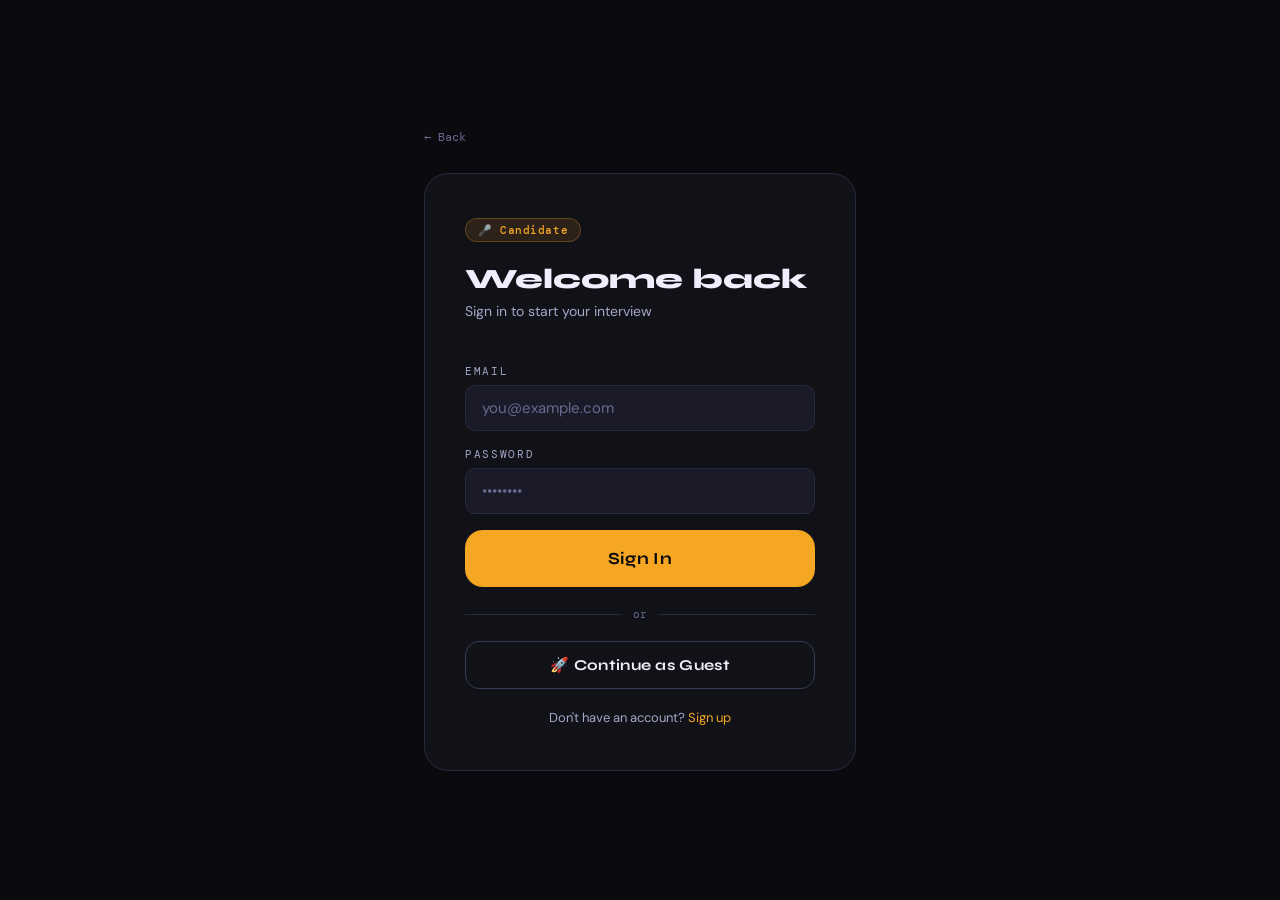
<file: interview.html>
<!DOCTYPE html>
<html lang="en">
<head>
<meta charset="UTF-8"/>
<meta name="viewport" content="width=device-width,initial-scale=1.0"/>
<title>VoiceEquity — Interview</title>
<link rel="preconnect" href="https://fonts.googleapis.com"/>
<link rel="preconnect" href="https://fonts.gstatic.com" crossorigin/>
<link href="https://fonts.googleapis.com/css2?family=Syne:wght@400;600;700;800&family=DM+Mono:wght@400;500&family=DM+Sans:wght@400;500;600&display=swap" rel="stylesheet"/>
<link rel="stylesheet" href="css/style.css"/>
</head>
<body>
<div id="toast"></div>

<div class="screen active" id="screenInterview">
  <div class="interview-room">
    <div class="ir-topbar">
      <div class="ir-title" id="irTitle">Interview</div>
      <div class="ir-progress">
        <div class="ir-prog-track"><div class="ir-prog-fill" id="irProgFill" style="width:0%"></div></div>
        <div class="ir-prog-label" id="irProgLabel">0 / 0</div>
      </div>
      <button class="btn btn-danger ir-end-btn" onclick="endInterview()">End</button>
    </div>

    <div class="ir-chat" id="irChat">
      <div class="empty-state"><div class="big">🎙️</div><h3>Interview starting…</h3></div>
    </div>

    <div class="ir-voicebar">
      <canvas class="waveform" id="waveform"></canvas>
      <div class="ir-live-transcript" id="liveTranscript">
        <div class="live-dot off" id="liveDot"></div>
        <span id="liveText">Waiting to start…</span>
      </div>
      <div class="ir-controls">
        <div class="orb-wrap" id="orbWrap">
          <div class="orb-ripple"></div>
          <div class="orb-ripple"></div>
          <button class="mic-btn" id="micBtn" onclick="toggleMic()" aria-label="Toggle microphone">
            <svg viewBox="0 0 24 24"><path d="M12 1a4 4 0 0 1 4 4v7a4 4 0 0 1-8 0V5a4 4 0 0 1 4-4zm-1 18.93V22h2v-2.07A8 8 0 0 0 20 12h-2a6 6 0 0 1-12 0H4a8 8 0 0 0 7 7.93z"/></svg>
          </button>
        </div>
        <div class="ir-status-wrap">
          <div class="ir-status-main" id="irStatusMain">Ready</div>
          <div class="ir-status-sub" id="irStatusSub">Interview will begin shortly</div>
        </div>
        <div class="ir-ctrl-btns">
          <button class="btn btn-ghost" onclick="repeatLast()">🔁 Repeat</button>
          <button class="btn btn-ghost" onclick="skipCurrent()">⏭ Skip</button>
        </div>
      </div>
    </div>
  </div>
</div>

<script src="js/db.js"></script>
<script src="js/engine.js"></script>
<script>
'use strict';
// Guard — must be a candidate with an active interview selected
const sess = DB.sess();
if (!sess) { window.location.href='auth.html'; }
else if (!sessionStorage.getItem('ve_activeIv')) { window.location.href='candidate.html'; }
else { startInterview(); }
</script>
</body>
</html>
</file>
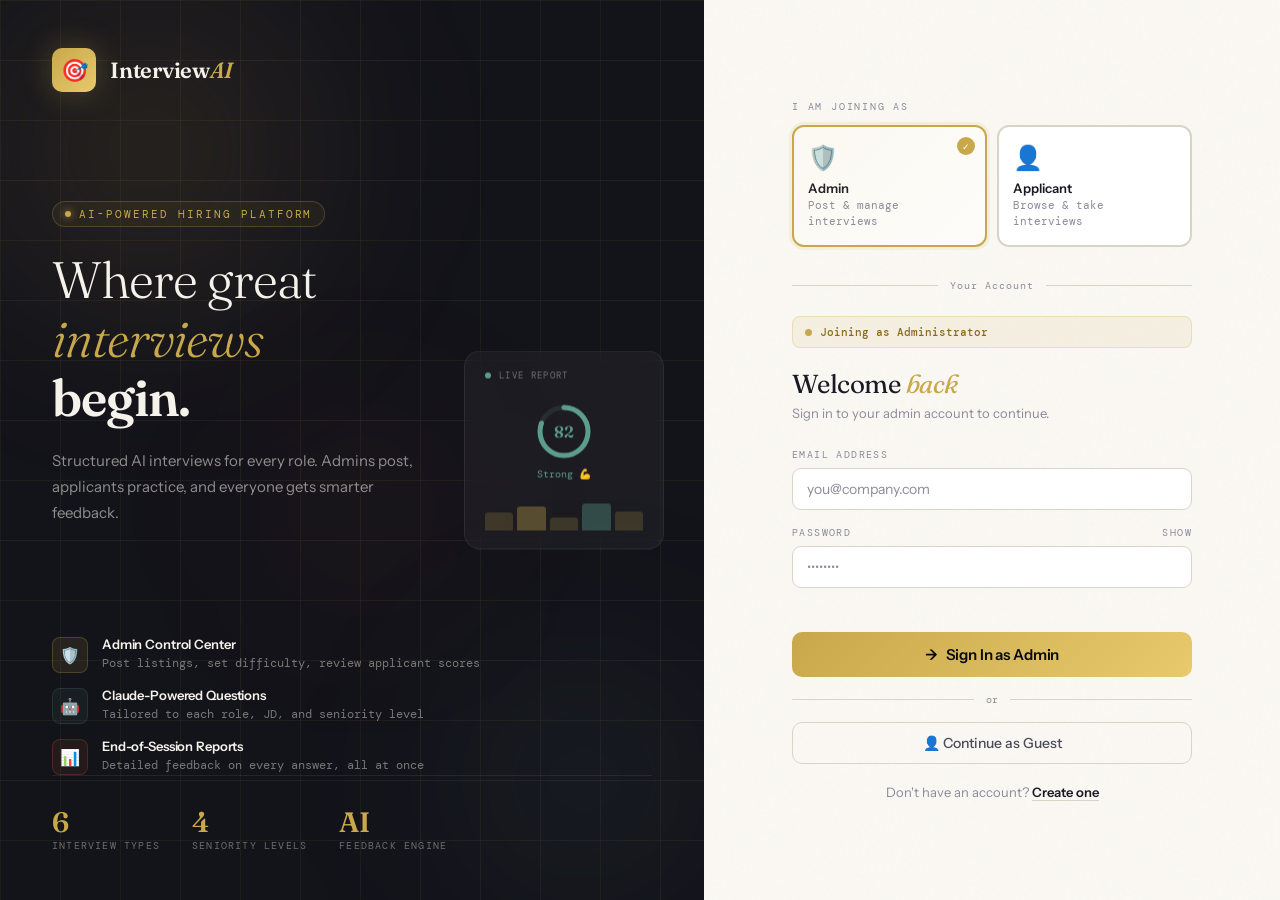
<file: join.html>
<!DOCTYPE html>
<html lang="en">
<head>
<meta charset="UTF-8"/>
<meta name="viewport" content="width=device-width,initial-scale=1.0"/>
<title>InterviewAI — Join the Platform</title>
<link rel="preconnect" href="https://fonts.googleapis.com"/>
<link href="https://fonts.googleapis.com/css2?family=Fraunces:ital,wght@0,300;0,400;0,600;0,700;1,300;1,400&family=DM+Mono:wght@300;400;500&family=Instrument+Sans:wght@400;500;600&display=swap" rel="stylesheet"/>
<style>
*,*::before,*::after{box-sizing:border-box;margin:0;padding:0}

:root{
  --ink:#0a0a0f;
  --ink2:#13131a;
  --paper:#f5f2ec;
  --paper2:#edeae2;
  --gold:#c8a84b;
  --gold2:#e8c96b;
  --sage:#4a7c6f;
  --sage2:#5d9d8e;
  --rust:#c4592a;
  --rust2:#e06b38;
  --cream:#faf8f3;
  --text-dark:#1a1a24;
  --text-mid:#4a4a5a;
  --text-soft:#8a8a9a;
  --border:#d8d4c8;
  --serif:'Fraunces',Georgia,serif;
  --mono:'DM Mono',monospace;
  --sans:'Instrument Sans',sans-serif;
}

html,body{height:100%;overflow:hidden}

body{
  background:var(--ink);
  color:var(--paper);
  font-family:var(--sans);
  display:flex;
  align-items:stretch;
}

/* ══ NOISE OVERLAY ══ */
body::before{
  content:'';
  position:fixed;inset:0;z-index:0;pointer-events:none;
  background-image:url("data:image/svg+xml,%3Csvg viewBox='0 0 256 256' xmlns='http://www.w3.org/2000/svg'%3E%3Cfilter id='n'%3E%3CfeTurbulence type='fractalNoise' baseFrequency='0.9' numOctaves='4' stitchTiles='stitch'/%3E%3C/filter%3E%3Crect width='100%25' height='100%25' filter='url(%23n)' opacity='1'/%3E%3C/svg%3E");
  opacity:.025;
}

/* ══ LEFT PANEL ══ */
.left{
  flex:0 0 55%;
  position:relative;
  overflow:hidden;
  background:var(--ink2);
}

/* Grid lines */
.left::before{
  content:'';
  position:absolute;inset:0;
  background-image:
    linear-gradient(rgba(200,168,75,.07) 1px,transparent 1px),
    linear-gradient(90deg,rgba(200,168,75,.07) 1px,transparent 1px);
  background-size:60px 60px;
  animation:gridDrift 20s linear infinite;
}
@keyframes gridDrift{from{background-position:0 0}to{background-position:60px 60px}}

/* Ambient glow blobs */
.blob{position:absolute;border-radius:50%;filter:blur(80px);pointer-events:none}
.blob1{width:500px;height:500px;background:radial-gradient(circle,rgba(200,168,75,.15),transparent 70%);top:-100px;left:-100px;animation:blobFloat1 12s ease-in-out infinite}
.blob2{width:400px;height:400px;background:radial-gradient(circle,rgba(74,124,111,.12),transparent 70%);bottom:-80px;right:-80px;animation:blobFloat2 15s ease-in-out infinite}
.blob3{width:300px;height:300px;background:radial-gradient(circle,rgba(196,89,42,.08),transparent 70%);top:40%;left:30%;animation:blobFloat3 18s ease-in-out infinite}
@keyframes blobFloat1{0%,100%{transform:translate(0,0) scale(1)}50%{transform:translate(30px,40px) scale(1.1)}}
@keyframes blobFloat2{0%,100%{transform:translate(0,0) scale(1)}50%{transform:translate(-20px,30px) scale(1.08)}}
@keyframes blobFloat3{0%,100%{transform:translate(0,0) scale(1)}33%{transform:translate(20px,-30px) scale(.95)}66%{transform:translate(-15px,20px) scale(1.05)}}

.left-inner{
  position:relative;z-index:1;
  height:100%;
  display:flex;flex-direction:column;
  padding:48px 52px;
}

/* Logo */
.logo{display:flex;align-items:center;gap:14px;margin-bottom:auto;animation:fadeUp .8s ease both}
.logo-mark{
  width:44px;height:44px;border-radius:10px;
  background:linear-gradient(135deg,var(--gold),var(--gold2));
  display:flex;align-items:center;justify-content:center;
  font-size:22px;
  box-shadow:0 0 30px rgba(200,168,75,.3);
}
.logo-text{font-family:var(--serif);font-size:22px;font-weight:600;letter-spacing:-.01em}
.logo-text em{font-style:italic;color:var(--gold)}

/* Hero text */
.hero{margin-bottom:auto;animation:fadeUp .8s .15s ease both;opacity:0}
.hero-eyebrow{
  display:inline-flex;align-items:center;gap:8px;
  font-family:var(--mono);font-size:11px;letter-spacing:.18em;text-transform:uppercase;
  color:var(--gold);margin-bottom:24px;
  padding:5px 12px;border:1px solid rgba(200,168,75,.25);border-radius:20px;
  background:rgba(200,168,75,.06);
}
.hero-eyebrow::before{content:'';width:6px;height:6px;border-radius:50%;background:var(--gold);box-shadow:0 0 8px var(--gold)}
.hero-title{
  font-family:var(--serif);font-size:clamp(2.4rem,4vw,3.2rem);
  font-weight:300;line-height:1.15;letter-spacing:-.02em;
  margin-bottom:20px;
}
.hero-title strong{font-weight:600}
.hero-title em{font-style:italic;color:var(--gold)}
.hero-desc{
  font-size:15px;color:rgba(245,242,236,.55);
  line-height:1.75;max-width:380px;
  font-weight:300;
}

/* Feature pills */
.features{display:flex;flex-direction:column;gap:14px;animation:fadeUp .8s .3s ease both;opacity:0}
.feat{display:flex;align-items:flex-start;gap:14px}
.feat-icon{
  width:36px;height:36px;border-radius:8px;flex-shrink:0;
  display:flex;align-items:center;justify-content:center;font-size:16px;
  border:1px solid;margin-top:1px;
}
.feat-icon.gold{background:rgba(200,168,75,.1);border-color:rgba(200,168,75,.25)}
.feat-icon.sage{background:rgba(74,124,111,.1);border-color:rgba(74,124,111,.25)}
.feat-icon.rust{background:rgba(196,89,42,.1);border-color:rgba(196,89,42,.25)}
.feat-body h4{font-size:13px;font-weight:600;margin-bottom:2px;letter-spacing:-.01em}
.feat-body p{font-size:12px;color:rgba(245,242,236,.45);line-height:1.5;font-family:var(--mono)}

/* Stats row */
.stats{display:flex;gap:32px;padding-top:32px;border-top:1px solid rgba(245,242,236,.08);animation:fadeUp .8s .45s ease both;opacity:0}
.stat-item{display:flex;flex-direction:column;gap:3px}
.stat-num{font-family:var(--serif);font-size:28px;font-weight:600;color:var(--gold);line-height:1}
.stat-lbl{font-family:var(--mono);font-size:10px;color:rgba(245,242,236,.4);letter-spacing:.12em;text-transform:uppercase}

/* Floating card decoration */
.float-card{
  position:absolute;right:40px;top:50%;transform:translateY(-50%);
  background:rgba(245,242,236,.04);border:1px solid rgba(245,242,236,.08);
  border-radius:16px;padding:18px 20px;backdrop-filter:blur(10px);
  width:200px;
  animation:cardFloat 6s ease-in-out infinite;
  display:flex;flex-direction:column;gap:12px;
  pointer-events:none;
}
@keyframes cardFloat{0%,100%{transform:translateY(-50%) translateY(0)}50%{transform:translateY(-50%) translateY(-10px)}}
.fc-header{display:flex;align-items:center;gap:8px;font-family:var(--mono);font-size:9px;color:rgba(245,242,236,.4);text-transform:uppercase;letter-spacing:.15em}
.fc-dot{width:6px;height:6px;border-radius:50%;background:var(--sage2)}
.fc-score{text-align:center;padding:8px 0}
.fc-ring{width:60px;height:60px;margin:0 auto 6px;position:relative}
.fc-ring svg{width:100%;height:100%;transform:rotate(-90deg)}
.fc-ring-num{position:absolute;inset:0;display:flex;align-items:center;justify-content:center;font-family:var(--serif);font-size:16px;font-weight:600;color:var(--sage2)}
.fc-grade{font-family:var(--mono);font-size:10px;color:var(--sage2);text-align:center}
.fc-bars{display:flex;gap:4px;align-items:flex-end;height:30px}
.fc-bar{flex:1;border-radius:3px 3px 0 0;background:rgba(200,168,75,.2)}
.fc-bar.a{height:60%;animation:barGrow .8s .5s ease both}
.fc-bar.b{height:80%;animation:barGrow .8s .6s ease both;background:rgba(200,168,75,.35)}
.fc-bar.c{height:45%;animation:barGrow .8s .7s ease both}
.fc-bar.d{height:90%;animation:barGrow .8s .8s ease both;background:rgba(74,124,111,.5)}
.fc-bar.e{height:65%;animation:barGrow .8s .9s ease both}
@keyframes barGrow{from{transform:scaleY(0);transform-origin:bottom}to{transform:scaleY(1)}}

/* ══ RIGHT PANEL ══ */
.right{
  flex:1;
  background:var(--cream);
  display:flex;align-items:center;justify-content:center;
  padding:40px 32px;
  overflow-y:auto;
}

.auth-wrap{width:100%;max-width:400px}

/* Role selector */
.role-selector{margin-bottom:32px;animation:fadeUp .6s ease both}
.role-heading{
  font-family:var(--mono);font-size:10px;letter-spacing:.18em;text-transform:uppercase;
  color:var(--text-soft);margin-bottom:12px;
}
.role-cards{display:grid;grid-template-columns:1fr 1fr;gap:10px}
.role-card{
  padding:16px 14px;border:2px solid var(--border);border-radius:12px;
  background:#fff;cursor:pointer;transition:all .2s;position:relative;overflow:hidden;
}
.role-card::before{
  content:'';position:absolute;inset:0;
  opacity:0;transition:opacity .2s;
}
.role-card.admin-card::before{background:linear-gradient(135deg,rgba(200,168,75,.08),rgba(200,168,75,.03))}
.role-card.applicant-card::before{background:linear-gradient(135deg,rgba(74,124,111,.08),rgba(74,124,111,.03))}
.role-card:hover{transform:translateY(-1px);box-shadow:0 8px 24px rgba(0,0,0,.08)}
.role-card.active.admin-card{border-color:var(--gold);box-shadow:0 0 0 3px rgba(200,168,75,.12)}
.role-card.active.applicant-card{border-color:var(--sage);box-shadow:0 0 0 3px rgba(74,124,111,.12)}
.role-card.active::before{opacity:1}
.rc-icon{font-size:24px;margin-bottom:8px;display:block}
.rc-name{font-size:13px;font-weight:600;color:var(--text-dark);margin-bottom:2px;font-family:var(--sans)}
.rc-desc{font-size:11px;color:var(--text-soft);font-family:var(--mono);line-height:1.4}
.rc-check{
  position:absolute;top:10px;right:10px;
  width:18px;height:18px;border-radius:50%;
  display:flex;align-items:center;justify-content:center;
  font-size:9px;color:#fff;
  opacity:0;transition:opacity .2s;
}
.admin-card .rc-check{background:var(--gold)}
.applicant-card .rc-check{background:var(--sage)}
.role-card.active .rc-check{opacity:1}

/* Divider */
.auth-divider{
  display:flex;align-items:center;gap:12px;margin-bottom:24px;
  font-family:var(--mono);font-size:10px;color:var(--text-soft);letter-spacing:.1em;
  animation:fadeUp .6s .1s ease both;opacity:0;
}
.auth-divider::before,.auth-divider::after{content:'';flex:1;height:1px;background:var(--border)}

/* Form */
.auth-form{animation:fadeUp .6s .15s ease both;opacity:0}
.form-title{
  font-family:var(--serif);font-size:26px;font-weight:400;
  color:var(--text-dark);margin-bottom:4px;letter-spacing:-.02em;
}
.form-title em{font-style:italic;color:var(--gold)}
.form-sub{font-size:13px;color:var(--text-soft);margin-bottom:24px;line-height:1.5}

.field-group{margin-bottom:16px}
.field-label{
  display:flex;align-items:center;justify-content:space-between;
  font-family:var(--mono);font-size:10px;letter-spacing:.14em;text-transform:uppercase;
  color:var(--text-soft);margin-bottom:7px;
}
.field-input{
  width:100%;padding:11px 14px;
  border:1.5px solid var(--border);border-radius:9px;
  background:#fff;color:var(--text-dark);
  font-family:var(--sans);font-size:14px;
  outline:none;transition:border-color .2s,box-shadow .2s;
}
.field-input:focus{border-color:var(--gold);box-shadow:0 0 0 3px rgba(200,168,75,.1)}
.field-input.sage-focus:focus{border-color:var(--sage);box-shadow:0 0 0 3px rgba(74,124,111,.1)}
.field-input::placeholder{color:var(--text-soft)}
.field-input.error{border-color:var(--rust)!important;box-shadow:0 0 0 3px rgba(196,89,42,.1)!important}

.err-msg{font-family:var(--mono);font-size:11px;color:var(--rust);min-height:18px;margin-bottom:10px}

/* Submit button */
.submit-btn{
  width:100%;padding:13px;border:none;border-radius:10px;
  font-family:var(--sans);font-size:15px;font-weight:600;
  cursor:pointer;transition:all .2s;
  position:relative;overflow:hidden;
  display:flex;align-items:center;justify-content:center;gap:8px;
  margin-bottom:16px;
  letter-spacing:-.01em;
}
.submit-btn::before{
  content:'';position:absolute;inset:0;
  background:rgba(255,255,255,.1);
  transform:translateX(-100%);transition:transform .3s;
}
.submit-btn:hover::before{transform:translateX(0)}
.submit-btn:active{transform:scale(.98)}
.submit-btn:disabled{opacity:.5;cursor:not-allowed}
.submit-btn.admin-btn{background:linear-gradient(135deg,#c8a84b,#e8c96b);color:var(--ink)}
.submit-btn.applicant-btn{background:linear-gradient(135deg,#4a7c6f,#5d9d8e);color:#fff}

/* Divider or */
.or-row{
  display:flex;align-items:center;gap:12px;margin-bottom:16px;
  font-family:var(--mono);font-size:10px;color:var(--text-soft);
}
.or-row::before,.or-row::after{content:'';flex:1;height:1px;background:var(--border)}

/* Guest btn */
.guest-btn{
  width:100%;padding:11px;border:1.5px solid var(--border);border-radius:10px;
  background:transparent;color:var(--text-mid);
  font-family:var(--sans);font-size:14px;font-weight:500;
  cursor:pointer;transition:all .2s;
  display:flex;align-items:center;justify-content:center;gap:8px;
}
.guest-btn:hover{border-color:var(--text-mid);background:rgba(0,0,0,.02)}

/* Switch link */
.switch-row{text-align:center;margin-top:20px;font-size:13px;color:var(--text-soft)}
.switch-row a{color:var(--text-dark);font-weight:600;cursor:pointer;text-decoration:none;border-bottom:1px solid var(--border);transition:border-color .2s}
.switch-row a:hover{border-color:var(--text-dark)}

/* Badge shown after role pick */
.role-banner{
  display:flex;align-items:center;gap:8px;
  padding:8px 12px;border-radius:8px;margin-bottom:20px;
  font-family:var(--mono);font-size:11px;font-weight:500;
  transition:all .3s;
}
.role-banner.admin{background:rgba(200,168,75,.1);border:1px solid rgba(200,168,75,.25);color:#8a6b1a}
.role-banner.applicant{background:rgba(74,124,111,.1);border:1px solid rgba(74,124,111,.25);color:var(--sage)}
.role-banner .rb-dot{width:7px;height:7px;border-radius:50%}
.role-banner.admin .rb-dot{background:var(--gold)}
.role-banner.applicant .rb-dot{background:var(--sage2)}

/* Extra signup field */
#nameGroup{display:none}

/* Animations */
@keyframes fadeUp{from{opacity:0;transform:translateY(16px)}to{opacity:1;transform:none}}

/* ══ RESPONSIVE ══ */
@media(max-width:900px){
  body{flex-direction:column;overflow:auto}
  .left{flex:none;height:auto;padding:32px 28px 48px}
  .float-card{display:none}
  .stats{gap:24px}
  .right{padding:32px 24px}
}
@media(max-width:480px){
  .role-cards{grid-template-columns:1fr 1fr}
  .rc-desc{display:none}
  .left-inner{padding:28px 24px}
}
</style>
</head>
<body>

<!-- LEFT -->
<div class="left">
  <div class="blob blob1"></div>
  <div class="blob blob2"></div>
  <div class="blob blob3"></div>

  <div class="left-inner">

    <!-- Logo -->
    <div class="logo">
      <div class="logo-mark">🎯</div>
      <div class="logo-text">Interview<em>AI</em></div>
    </div>

    <!-- Hero -->
    <div class="hero">
      <div class="hero-eyebrow">AI-Powered Hiring Platform</div>
      <h1 class="hero-title">
        Where great<br>
        <em>interviews</em><br>
        <strong>begin.</strong>
      </h1>
      <p class="hero-desc">
        Structured AI interviews for every role. Admins post, applicants practice, and everyone gets smarter feedback.
      </p>
    </div>

    <!-- Features -->
    <div class="features">
      <div class="feat">
        <div class="feat-icon gold">🛡️</div>
        <div class="feat-body">
          <h4>Admin Control Center</h4>
          <p>Post listings, set difficulty, review applicant scores</p>
        </div>
      </div>
      <div class="feat">
        <div class="feat-icon sage">🤖</div>
        <div class="feat-body">
          <h4>Claude-Powered Questions</h4>
          <p>Tailored to each role, JD, and seniority level</p>
        </div>
      </div>
      <div class="feat">
        <div class="feat-icon rust">📊</div>
        <div class="feat-body">
          <h4>End-of-Session Reports</h4>
          <p>Detailed feedback on every answer, all at once</p>
        </div>
      </div>
    </div>

    <!-- Stats -->
    <div class="stats">
      <div class="stat-item">
        <div class="stat-num">6</div>
        <div class="stat-lbl">Interview Types</div>
      </div>
      <div class="stat-item">
        <div class="stat-num">4</div>
        <div class="stat-lbl">Seniority Levels</div>
      </div>
      <div class="stat-item">
        <div class="stat-num">AI</div>
        <div class="stat-lbl">Feedback Engine</div>
      </div>
    </div>

  </div>

  <!-- Floating decoration card -->
  <div class="float-card">
    <div class="fc-header"><div class="fc-dot"></div>Live Report</div>
    <div class="fc-score">
      <div class="fc-ring">
        <svg viewBox="0 0 60 60">
          <circle cx="30" cy="30" r="24" fill="none" stroke="rgba(93,157,142,.15)" stroke-width="5"/>
          <circle cx="30" cy="30" r="24" fill="none" stroke="#5d9d8e" stroke-width="5"
            stroke-linecap="round" stroke-dasharray="150.8" stroke-dashoffset="30"
            style="animation:ringAnim 1.5s ease both"/>
        </svg>
        <div class="fc-ring-num">82</div>
      </div>
      <div class="fc-grade">Strong 💪</div>
    </div>
    <div class="fc-bars">
      <div class="fc-bar a"></div>
      <div class="fc-bar b"></div>
      <div class="fc-bar c"></div>
      <div class="fc-bar d"></div>
      <div class="fc-bar e"></div>
    </div>
  </div>
</div>

<!-- RIGHT -->
<div class="right">
  <div class="auth-wrap">

    <!-- Role selector -->
    <div class="role-selector">
      <div class="role-heading">I am joining as</div>
      <div class="role-cards">
        <div class="role-card admin-card active" id="adminCard" onclick="selectRole('admin')">
          <div class="rc-check">✓</div>
          <span class="rc-icon">🛡️</span>
          <div class="rc-name">Admin</div>
          <div class="rc-desc">Post &amp; manage interviews</div>
        </div>
        <div class="role-card applicant-card" id="applicantCard" onclick="selectRole('applicant')">
          <div class="rc-check">✓</div>
          <span class="rc-icon">👤</span>
          <div class="rc-name">Applicant</div>
          <div class="rc-desc">Browse &amp; take interviews</div>
        </div>
      </div>
    </div>

    <!-- Divider -->
    <div class="auth-divider">Your Account</div>

    <!-- Form -->
    <div class="auth-form">

      <!-- Role banner -->
      <div class="role-banner admin" id="roleBanner">
        <div class="rb-dot"></div>
        <span id="roleBannerText">Joining as Administrator</span>
      </div>

      <div class="form-title" id="formTitle">Welcome <em>back</em></div>
      <div class="form-sub" id="formSub">Sign in to your admin account to continue.</div>

      <!-- Name field (signup only) -->
      <div class="field-group" id="nameGroup">
        <div class="field-label">Full Name</div>
        <input class="field-input" id="nameInp" type="text" placeholder="Your full name" autocomplete="name"/>
      </div>

      <div class="field-group">
        <div class="field-label">
          <span>Email Address</span>
        </div>
        <input class="field-input" id="emailInp" type="email" placeholder="you@company.com" autocomplete="email"/>
      </div>

      <div class="field-group">
        <div class="field-label">
          <span>Password</span>
          <span style="font-size:10px;color:var(--text-soft);cursor:pointer" onclick="togglePass()">Show</span>
        </div>
        <input class="field-input" id="passInp" type="password" placeholder="••••••••" autocomplete="current-password"/>
      </div>

      <div class="err-msg" id="errMsg"></div>

      <button class="submit-btn admin-btn" id="submitBtn" onclick="doAuth()">
        <span id="submitIcon">→</span>
        <span id="submitLabel">Sign In as Admin</span>
      </button>

      <div class="or-row">or</div>

      <button class="guest-btn" onclick="doGuest()">
        👤 Continue as Guest
      </button>

      <div class="switch-row">
        <span id="switchTxt">Don't have an account? </span>
        <a id="switchLink" onclick="toggleMode()">Create one</a>
      </div>

    </div>
  </div>
</div>

<style>
@keyframes ringAnim{from{stroke-dashoffset:150.8}to{stroke-dashoffset:30}}
</style>

<script>
/* ══ STATE ══ */
let role='admin', isSignup=false;

/* ══ ROLE SELECTION ══ */
function selectRole(r){
  role=r;
  document.getElementById('adminCard').classList.toggle('active',r==='admin');
  document.getElementById('applicantCard').classList.toggle('active',r==='applicant');

  const banner=document.getElementById('roleBanner');
  const btn=document.getElementById('submitBtn');
  const emailInp=document.getElementById('emailInp');
  const passInp=document.getElementById('passInp');
  const nameInp=document.getElementById('nameInp');

  if(r==='admin'){
    banner.className='role-banner admin';
    document.getElementById('roleBannerText').textContent='Joining as Administrator';
    btn.className='submit-btn admin-btn';
    emailInp.className='field-input';
    passInp.className='field-input';
    if(nameInp) nameInp.className='field-input';
  } else {
    banner.className='role-banner applicant';
    document.getElementById('roleBannerText').textContent='Joining as Applicant';
    btn.className='submit-btn applicant-btn';
    emailInp.className='field-input sage-focus';
    passInp.className='field-input sage-focus';
    if(nameInp) nameInp.className='field-input sage-focus';
  }
  updateLabels();
}

/* ══ TOGGLE SIGNUP/SIGNIN ══ */
function toggleMode(){
  isSignup=!isSignup;
  document.getElementById('nameGroup').style.display=isSignup?'block':'none';
  updateLabels();
  document.getElementById('errMsg').textContent='';
  clearErrors();
}

function updateLabels(){
  const isAdmin=role==='admin';
  const roleName=isAdmin?'Admin':'Applicant';
  const focusColor=isAdmin?'var(--gold)':'var(--sage2)';

  document.getElementById('formTitle').innerHTML=isSignup
    ?`Create your <em>account</em>`
    :`Welcome <em>back</em>`;
  document.getElementById('formSub').textContent=isSignup
    ?`Sign up to join as ${roleName.toLowerCase()}.`
    :`Sign in to your ${roleName.toLowerCase()} account to continue.`;
  document.getElementById('submitLabel').textContent=isSignup
    ?`Create ${roleName} Account`
    :`Sign In as ${roleName}`;
  document.getElementById('submitIcon').textContent=isSignup?'✓':'→';
  document.getElementById('switchTxt').textContent=isSignup?'Already have an account? ':'Don\'t have an account? ';
  document.getElementById('switchLink').textContent=isSignup?'Sign in':'Create one';
}

/* ══ PASSWORD TOGGLE ══ */
function togglePass(){
  const p=document.getElementById('passInp');
  p.type=p.type==='password'?'text':'password';
}

/* ══ AUTH ══ */
function hp(p){let h=5381;for(let i=0;i<p.length;i++)h=((h<<5)+h)^p.charCodeAt(i);return(h>>>0).toString(36);}

function clearErrors(){
  ['emailInp','passInp','nameInp'].forEach(id=>{
    const el=document.getElementById(id);
    if(el) el.classList.remove('error');
  });
}

function doAuth(){
  clearErrors();
  document.getElementById('errMsg').textContent='';

  const email=document.getElementById('emailInp').value.trim().toLowerCase();
  const pass=document.getElementById('passInp').value;
  const name=document.getElementById('nameInp')?.value.trim()||'';
  const errEl=document.getElementById('errMsg');

  if(!email||!pass){
    errEl.textContent='Please fill in all fields.';
    if(!email) document.getElementById('emailInp').classList.add('error');
    if(!pass) document.getElementById('passInp').classList.add('error');
    return;
  }
  if(!/^[^\s@]+@[^\s@]+\.[^\s@]+$/.test(email)){
    errEl.textContent='Please enter a valid email.';
    document.getElementById('emailInp').classList.add('error');
    return;
  }
  if(pass.length<6){
    errEl.textContent='Password must be at least 6 characters.';
    document.getElementById('passInp').classList.add('error');
    return;
  }

  const users=JSON.parse(localStorage.getItem('iai_users')||'{}');
  const hash=hp(pass);

  if(isSignup){
    if(!name){
      errEl.textContent='Please enter your name.';
      document.getElementById('nameInp').classList.add('error');
      return;
    }
    if(users[email]){
      errEl.textContent='An account with this email already exists.';
      document.getElementById('emailInp').classList.add('error');
      return;
    }
    users[email]={name,hash,role};
    localStorage.setItem('iai_users',JSON.stringify(users));
    launchApp({email,name,role});
  } else {
    const u=users[email];
    if(!u){
      errEl.textContent='No account found with this email.';
      document.getElementById('emailInp').classList.add('error');
      return;
    }
    if(u.hash!==hash){
      errEl.textContent='Incorrect password. Please try again.';
      document.getElementById('passInp').classList.add('error');
      return;
    }
    launchApp({email,name:u.name,role:u.role||role});
  }
}

function doGuest(){
  const guestRole=role;
  launchApp({email:`guest_${Date.now()}@guest.local`,name:'Guest',role:guestRole});
}

function launchApp(user){
  localStorage.setItem('iai_session',JSON.stringify(user));
  // Animate out and redirect
  document.body.style.transition='opacity .4s ease';
  document.body.style.opacity='0';
  setTimeout(()=>{
    // Replace with your actual platform URL
    window.location.href='interview-platform.html';
  },400);
}

/* Enter key */
document.addEventListener('keydown',e=>{
  if(e.key==='Enter') doAuth();
});

/* Check existing session */
window.addEventListener('DOMContentLoaded',()=>{
  const sess=localStorage.getItem('iai_session');
  if(sess){
    try{
      const s=JSON.parse(sess);
      if(s&&s.email&&s.email!=='guest@localhost'){
        // Pre-fill role if returning
        if(s.role) selectRole(s.role);
      }
    }catch(_){}
  }
  // Seed demo jobs
  const jobs=JSON.parse(localStorage.getItem('iai_jobs')||'[]');
  if(!jobs.length){
    const demo=[
      {id:'j1',title:'Senior Frontend Engineer',company:'Acme Corp',type:'technical',difficulty:'senior',qCount:5,timeLimit:120,desc:'Join our product team building the next generation of web experiences. 5+ years of React required.',postedBy:'admin@demo.com',postedAt:Date.now()-86400000*3,applications:[]},
      {id:'j2',title:'Product Manager',company:'TechStart',type:'product',difficulty:'mid',qCount:5,timeLimit:180,desc:'Drive the vision for our B2B SaaS platform. Experience with analytics and roadmap planning required.',postedBy:'admin@demo.com',postedAt:Date.now()-86400000,applications:[]},
      {id:'j3',title:'Engineering Manager',company:'ScaleUp Inc',type:'leadership',difficulty:'lead',qCount:5,timeLimit:0,desc:'Lead a team of 8 engineers in our platform group. Own technical strategy and people development.',postedBy:'admin@demo.com',postedAt:Date.now()-86400000*5,applications:[]},
    ];
    localStorage.setItem('iai_jobs',JSON.stringify(demo));
  }
});
</script>
</body>
</html>
</file>
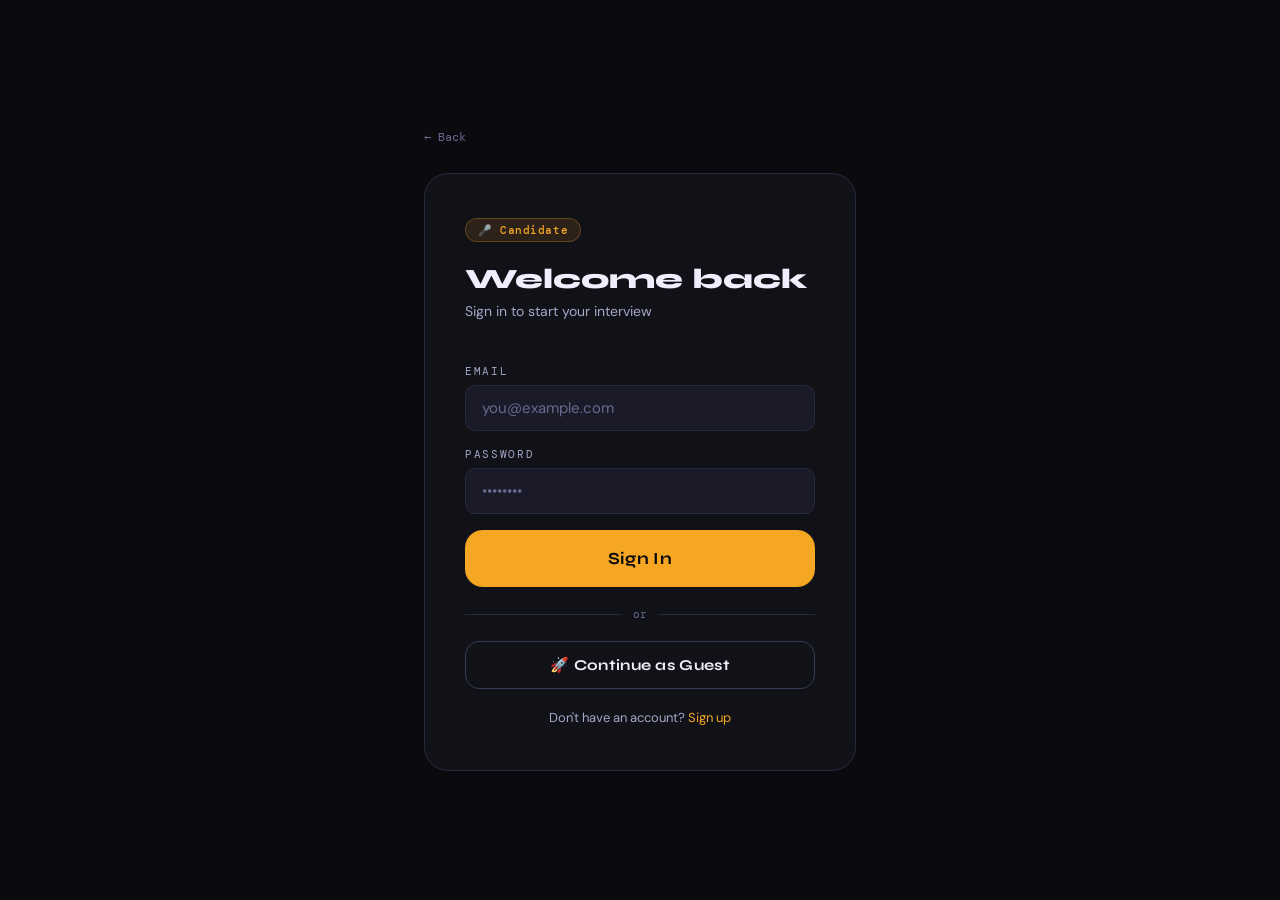
<file: report.html>
<!DOCTYPE html>
<html lang="en">
<head>
<meta charset="UTF-8"/>
<meta name="viewport" content="width=device-width,initial-scale=1.0"/>
<title>VoiceEquity — Report</title>
<link rel="preconnect" href="https://fonts.googleapis.com"/>
<link rel="preconnect" href="https://fonts.gstatic.com" crossorigin/>
<link href="https://fonts.googleapis.com/css2?family=Syne:wght@400;600;700;800&family=DM+Mono:wght@400;500&family=DM+Sans:wght@400;500;600&display=swap" rel="stylesheet"/>
<link rel="stylesheet" href="css/style.css"/>
<style>
  body{overflow-y:auto}
  #screenReport{position:relative;min-height:100vh;align-items:flex-start;overflow:visible}
</style>
</head>
<body>
<div id="toast"></div>

<div class="screen active" id="screenReport">
  <div class="report-wrap" id="reportContent">
    <div class="empty-state"><div class="big">📊</div><h3>Loading report…</h3></div>
  </div>
</div>

<script src="js/db.js"></script>
<script>
'use strict';
requireSession('candidate');

const raw = sessionStorage.getItem('ve_report');
if (!raw) { window.location.href='candidate.html'; }
else {
  const data = JSON.parse(raw);
  buildReport(data);
}

function buildReport(data) {
  const {qs, as, scores, feedbacks, avg, ivTitle, ivType, ivDiff, ivRole} = data;
  const answered = as.filter(a=>a&&!a.includes('Skipped')&&!a.includes('No answer')).length;
  const grade    = avg>=85?'Excellent 🏆':avg>=70?'Strong 💪':avg>=55?'Good 👍':avg>=40?'Needs Work 📚':'Keep Practising 🔄';
  const gc       = avg>=85?'var(--green)':avg>=70?'var(--cyan)':avg>=55?'var(--amber)':'var(--red)';
  const bc       = s=>s>=80?'score-great':s>=60?'score-good':s>=40?'score-ok':'score-poor';
  const offset   = 377-(avg/100)*377;

  const qi = qs.map((q,i)=>`
    <div class="qa-item">
      <div class="qa-header" onclick="toggleQA(this)">
        <span class="qa-num">Q${i+1}</span>
        <span class="qa-q">${esc(q)}</span>
        <span class="score-chip ${bc(scores[i])}">${scores[i]}/100</span>
        <span class="qa-chevron">▶</span>
      </div>
      <div class="qa-body">
        <div class="qa-label" style="color:var(--text3)">Your Answer</div>
        <div class="qa-answer-text">${esc(as[i]||'No answer')}</div>
        <div class="qa-label" style="color:var(--green);margin-top:12px">Feedback</div>
        <div class="qa-feedback-text">${esc(feedbacks[i]||'No feedback')}</div>
      </div>
    </div>`).join('');

  $('reportContent').innerHTML=`
    <div style="display:flex;align-items:center;justify-content:space-between;margin-bottom:32px;flex-wrap:wrap;gap:12px">
      <div>
        <div style="font-family:var(--display);font-size:28px;font-weight:800;margin-bottom:4px">Your Report</div>
        <div style="font-family:var(--mono);font-size:12px;color:var(--text2)">${esc(ivTitle||'Interview')} · ${new Date().toLocaleDateString()}</div>
      </div>
      <div style="display:flex;gap:10px;flex-wrap:wrap">
        <button class="btn btn-amber" onclick="window.location.href='candidate.html'">🔄 New Interview</button>
        <button class="btn btn-ghost" onclick="downloadReport()">⬇️ Download</button>
      </div>
    </div>
    <div class="report-hero">
      <div class="report-score-ring">
        <svg viewBox="0 0 120 120">
          <circle class="ring-bg" cx="60" cy="60" r="60"/>
          <circle class="ring-fill" cx="60" cy="60" r="60" stroke="${gc}" style="stroke-dashoffset:${offset}"/>
        </svg>
        <div class="ring-text">
          <div class="ring-pct" style="color:${gc}">${avg}</div>
          <div class="ring-lbl">Score</div>
        </div>
      </div>
      <div class="report-grade" style="color:${gc}">${grade}</div>
      <div class="report-sub">${ivDiff} · ${ivType} · ${ivRole}</div>
    </div>
    <div class="report-stats">
      <div class="report-stat"><div class="report-stat-val" style="color:var(--cyan)">${answered}</div><div class="report-stat-lbl">Answered</div></div>
      <div class="report-stat"><div class="report-stat-val" style="color:var(--amber)">${qs.length-answered}</div><div class="report-stat-lbl">Skipped</div></div>
      <div class="report-stat"><div class="report-stat-val" style="color:${gc}">${avg}%</div><div class="report-stat-lbl">Avg Score</div></div>
    </div>
    <div class="qa-section"><h3>Question Breakdown</h3>${qi}</div>`;
}

function toggleQA(header) {
  const body = header.nextElementSibling;
  const open = body.classList.toggle('open');
  header.querySelector('.qa-chevron').style.transform = open ? 'rotate(90deg)' : '';
}

function downloadReport() {
  const raw=sessionStorage.getItem('ve_report'); if(!raw)return;
  const {qs,as,scores,feedbacks,avg,ivTitle,ivType,ivDiff,ivRole}=JSON.parse(raw);
  const txt=[
    'VOICEEQUITY — INTERVIEW REPORT','================================',
    `Date: ${new Date().toLocaleString()}`,
    `Interview: ${ivTitle}`,
    `Type: ${ivType} | Level: ${ivDiff} | Role: ${ivRole}`,
    `Overall Score: ${avg}%`, '',
    ...qs.map((q,i)=>`Q${i+1}: ${q}\nAnswer: ${as[i]||'—'}\nScore: ${scores[i]}/100\nFeedback: ${feedbacks[i]||'—'}\n`)
  ].join('\n');
  const a=document.createElement('a');
  a.href=URL.createObjectURL(new Blob([txt],{type:'text/plain'}));
  a.download=`voiceequity-report-${Date.now()}.txt`; a.click();
}
</script>
</body>
</html>
</file>
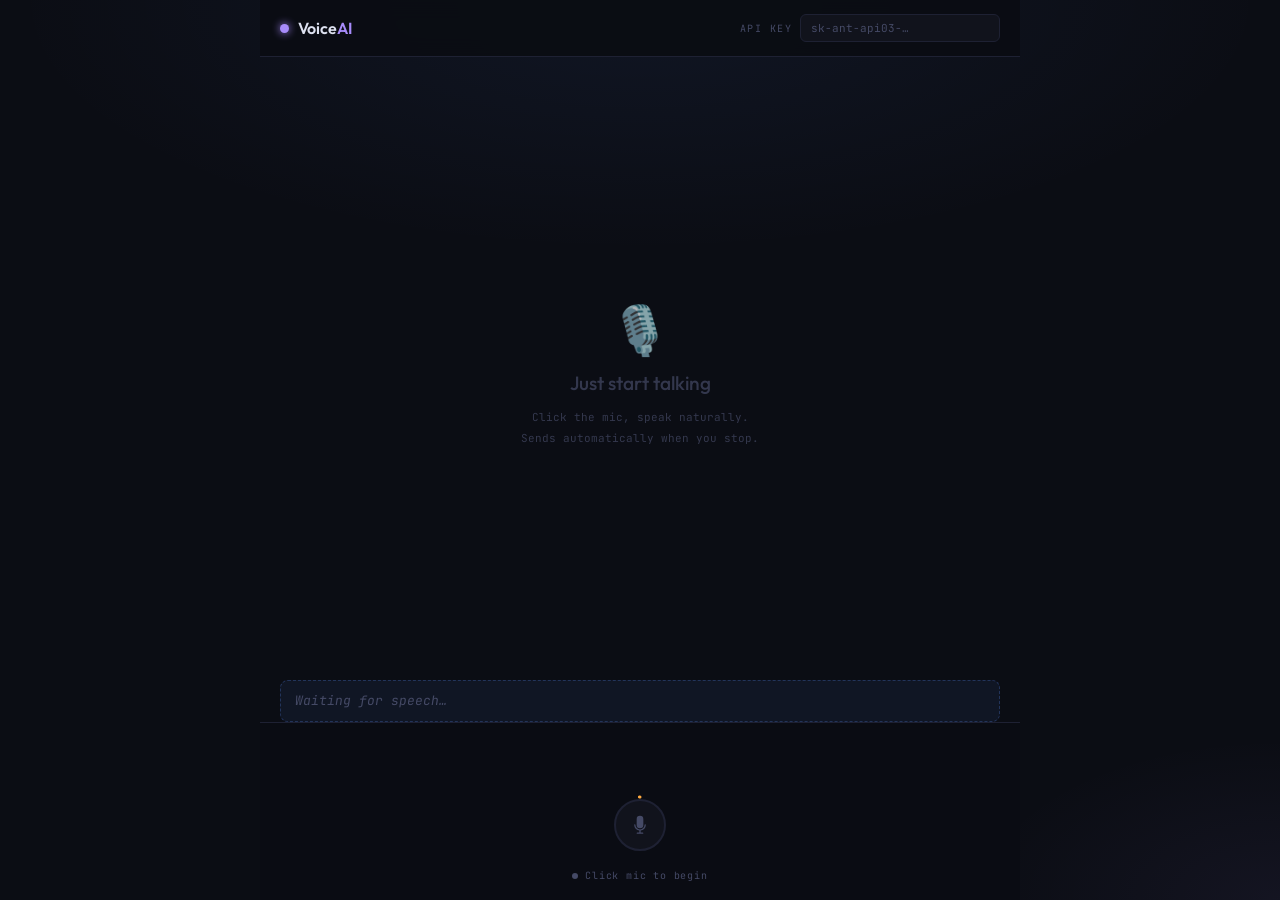
<file: voice-ai (6).html>
<!DOCTYPE html>
<html lang="en">
<head>
<meta charset="UTF-8"/>
<meta name="viewport" content="width=device-width, initial-scale=1.0"/>
<title>Voice AI</title>
<link href="https://fonts.googleapis.com/css2?family=Outfit:wght@400;500;600;700&family=JetBrains+Mono:wght@400;500&display=swap" rel="stylesheet"/>
<style>
*, *::before, *::after { box-sizing: border-box; margin: 0; padding: 0; }
:root {
  --bg: #0b0d14;
  --card: #11131c;
  --border: #1e2133;
  --user: #5b8fff;
  --ai: #a78bfa;
  --text: #dde1f0;
  --muted: #454a66;
  --green: #3ddc84;
  --orange: #ffaa40;
  --red: #ff5370;
  --mono: 'JetBrains Mono', monospace;
  --sans: 'Outfit', sans-serif;
}
html, body { height: 100%; background: var(--bg); color: var(--text); font-family: var(--sans); }
body {
  display: flex; flex-direction: column; align-items: center;
  background-image:
    radial-gradient(ellipse 70% 40% at 50% 0%, rgba(91,143,255,.07) 0%, transparent 70%),
    radial-gradient(ellipse 40% 30% at 100% 100%, rgba(167,139,250,.06) 0%, transparent 60%);
}
.app { display: flex; flex-direction: column; width: 100%; max-width: 760px; height: 100vh; overflow: hidden; }

/* ── Header ── */
.header {
  flex-shrink: 0; display: flex; align-items: center; justify-content: space-between;
  padding: 14px 20px; border-bottom: 1px solid var(--border);
  background: rgba(11,13,20,.95); backdrop-filter: blur(10px);
}
.logo { display: flex; align-items: center; gap: 9px; }
.logo-dot {
  width: 9px; height: 9px; border-radius: 50%; background: var(--ai);
  box-shadow: 0 0 8px var(--ai); animation: pulse 2.5s ease-in-out infinite;
}
@keyframes pulse { 0%,100%{opacity:.5;transform:scale(1)} 50%{opacity:1;transform:scale(1.4)} }
.logo h1 { font-size: 16px; font-weight: 600; }
.logo h1 span { color: var(--ai); }
.key-wrap { display: flex; align-items: center; gap: 8px; }
.key-wrap label { font-family: var(--mono); font-size: 10px; letter-spacing: .15em; color: var(--muted); text-transform: uppercase; }
.key-input {
  font-family: var(--mono); font-size: 11px; background: var(--card); color: var(--text);
  border: 1px solid var(--border); border-radius: 6px; padding: 6px 10px; width: 200px; outline: none;
  transition: border-color .2s;
}
.key-input:focus { border-color: var(--ai); }
.key-input::placeholder { color: var(--muted); }

/* ── Chat ── */
.chat {
  flex: 1; overflow-y: auto; padding: 20px 20px 10px;
  display: flex; flex-direction: column; gap: 14px;
  scrollbar-width: thin; scrollbar-color: var(--border) transparent;
  overflow-anchor: none;  /* stop browser auto-scrolling on DOM change */
  min-height: 0;          /* prevent flex child from overflowing */
}
.empty {
  flex: 1; display: flex; flex-direction: column; align-items: center;
  justify-content: center; gap: 12px; text-align: center; padding: 40px; opacity: .7;
}
.empty-icon { font-size: 3rem; }
.empty h2 { font-size: 1.2rem; font-weight: 500; color: var(--muted); }
.empty p { font-family: var(--mono); font-size: 11px; color: var(--muted); line-height: 1.9; max-width: 280px; }

/* Messages */
.msg { display: flex; gap: 10px; align-items: flex-start; animation: pop .25s ease both; }
@keyframes pop { from { opacity:0; } to { opacity:1; } }
.avatar {
  flex-shrink: 0; width: 30px; height: 30px; border-radius: 50%;
  display: flex; align-items: center; justify-content: center;
  font-family: var(--mono); font-size: 11px; font-weight: 600; margin-top: 2px;
}
.msg.user .avatar { background: rgba(91,143,255,.12); color: var(--user); border: 1px solid rgba(91,143,255,.25); }
.msg.ai   .avatar { background: rgba(167,139,250,.10); color: var(--ai);  border: 1px solid rgba(167,139,250,.22); }
.bubble-wrap { flex: 1; min-width: 0; }
.who { font-family: var(--mono); font-size: 10px; letter-spacing: .12em; text-transform: uppercase; margin-bottom: 4px; }
.msg.user .who { color: var(--user); }
.msg.ai   .who { color: var(--ai); }
.bubble {
  font-size: 14px; line-height: 1.75; padding: 11px 15px;
  border-radius: 4px 12px 12px 12px; border: 1px solid var(--border);
  background: var(--card); white-space: pre-wrap; word-break: break-word;
}
.msg.user .bubble { background: rgba(91,143,255,.08); border-color: rgba(91,143,255,.18); border-radius: 12px 4px 12px 12px; }
.msg.ai   .bubble { background: rgba(167,139,250,.07); border-color: rgba(167,139,250,.15); }
.cursor { display: inline-block; width: 2px; height: .95em; background: var(--ai); margin-left: 2px; vertical-align: text-bottom; animation: blink .7s step-end infinite; }
@keyframes blink { 0%,100%{opacity:1} 50%{opacity:0} }
.dots { display: flex; gap: 4px; padding: 3px 0; }
.dots span { width: 6px; height: 6px; border-radius: 50%; background: var(--ai); opacity: .4; animation: bounce 1.2s ease-in-out infinite; }
.dots span:nth-child(2){animation-delay:.2s} .dots span:nth-child(3){animation-delay:.4s}
@keyframes bounce { 0%,100%{transform:translateY(0);opacity:.4} 50%{transform:translateY(-5px);opacity:1} }

/* ── Live transcript strip ── */
.live-strip {
  flex-shrink: 0;
  margin: 0 20px; padding: 0 14px;
  background: rgba(91,143,255,.07); border: 1px dashed rgba(91,143,255,.25);
  border-radius: 8px; font-family: var(--mono); font-size: 13px; color: var(--user);
  line-height: 1.5; word-break: break-word;
  height: 42px;
  display: flex; align-items: center;
  overflow: hidden;
}
.live-strip.empty-strip { color: var(--muted); font-style: italic; }

/* ── Bottom ── */
.bottom {
  flex-shrink: 0; border-top: 1px solid var(--border);
  background: rgba(11,13,20,.97); backdrop-filter: blur(10px);
  padding: 14px 20px 18px; display: flex; flex-direction: column;
  align-items: center; gap: 12px;
}
canvas#viz {
  width: 100%; height: 44px; border-radius: 6px;
  background: var(--card); display: block; opacity: 0; transition: opacity .3s;
}
canvas#viz.on { opacity: 1; }

/* Mic button + countdown ring */
.mic-outer { position: relative; width: 64px; height: 64px; display: flex; align-items: center; justify-content: center; }
.ripple {
  position: absolute; width: 100%; height: 100%; border-radius: 50%;
  border: 1.5px solid var(--red); opacity: 0; pointer-events: none;
}
.mic-outer.listening .ripple { animation: ripple 1.8s ease-out infinite; }
.mic-outer.listening .ripple:nth-child(2) { animation-delay: .6s; }
.mic-outer.listening .ripple:nth-child(3) { animation-delay: 1.2s; }
@keyframes ripple { 0%{transform:scale(1);opacity:.5} 100%{transform:scale(2.5);opacity:0} }
svg.cd-ring { position: absolute; top:0; left:0; width:100%; height:100%; transform:rotate(-90deg); pointer-events:none; }
svg.cd-ring circle { fill:none; stroke:var(--orange); stroke-width:3; stroke-dasharray:175; stroke-dashoffset:175; stroke-linecap:round; transition: stroke-dashoffset .05s linear; }
#micBtn {
  position: relative; z-index: 1; width: 52px; height: 52px; border-radius: 50%;
  border: 2px solid var(--border); background: var(--card);
  cursor: pointer; display: flex; align-items: center; justify-content: center;
  transition: all .2s; outline: none;
}
#micBtn:hover { border-color: var(--user); }
#micBtn.on { border-color: var(--red); background: rgba(255,83,112,.1); }
#micBtn svg.icon { width: 20px; height: 20px; fill: var(--muted); transition: fill .2s; pointer-events: none; }
#micBtn:hover svg.icon { fill: var(--user); }
#micBtn.on svg.icon { fill: var(--red); }

.status-row { display: flex; align-items: center; gap: 7px; font-family: var(--mono); font-size: 10px; letter-spacing: .08em; color: var(--muted); }
.sdot { width: 6px; height: 6px; border-radius: 50%; background: var(--muted); transition: all .25s; flex-shrink: 0; }
.sdot.listening { background: var(--red);    box-shadow: 0 0 6px var(--red); }
.sdot.counting  { background: var(--orange); box-shadow: 0 0 6px var(--orange); }
.sdot.thinking  { background: var(--ai);     box-shadow: 0 0 6px var(--ai); }
.sdot.ready     { background: var(--green);  box-shadow: 0 0 6px var(--green); }

.toast {
  display: none; position: fixed; bottom: 90px; left: 50%; transform: translateX(-50%);
  background: #1a0a0e; border: 1px solid var(--red); color: var(--red);
  font-family: var(--mono); font-size: 12px; padding: 9px 16px; border-radius: 8px;
  z-index: 99; white-space: nowrap;
}
.toast.show { display: block; }
</style>
</head>
<body>
<div class="app">

  <!-- Header -->
  <div class="header">
    <div class="logo">
      <div class="logo-dot"></div>
      <h1>Voice<span>AI</span></h1>
    </div>
    <div class="key-wrap">
      <label for="apiKey">API Key</label>
      <input class="key-input" id="apiKey" type="password" placeholder="sk-ant-api03-…"/>
    </div>
  </div>

  <!-- Chat history -->
  <div class="chat" id="chat">
    <div class="empty" id="empty">
      <div class="empty-icon">🎙️</div>
      <h2>Just start talking</h2>
      <p>Click the mic, speak naturally.<br>Sends automatically when you stop.</p>
    </div>
  </div>

  <!-- Live transcript -->
  <div class="live-strip empty-strip" id="liveStrip">Waiting for speech…</div>

  <!-- Controls -->
  <div class="bottom">
    <canvas id="viz"></canvas>

    <div class="mic-outer" id="micOuter">
      <div class="ripple"></div>
      <div class="ripple"></div>
      <div class="ripple"></div>
      <svg class="cd-ring" viewBox="0 0 64 64"><circle id="cdCircle" cx="32" cy="32" r="28"/></svg>
      <button id="micBtn" title="Click to start/stop">
        <svg class="icon" viewBox="0 0 24 24">
          <path d="M12 1a4 4 0 0 1 4 4v7a4 4 0 0 1-8 0V5a4 4 0 0 1 4-4zm6.25 10a.75.75 0 0 1 .75.75 7 7 0 0 1-6.25 6.96V21h2.5a.75.75 0 0 1 0 1.5h-6.5a.75.75 0 0 1 0-1.5h2.5v-2.29A7 7 0 0 1 5 11.75a.75.75 0 0 1 1.5 0 5.5 5.5 0 0 0 11 0 .75.75 0 0 1 .75-.75z"/>
        </svg>
      </button>
    </div>

    <div class="status-row">
      <div class="sdot" id="sdot"></div>
      <span id="stext">Click mic to begin</span>
    </div>
  </div>
</div>
<div class="toast" id="toast"></div>

<script>
// ─────────────────────────────────────────
//  VOICE AI  –  clean single-permission build
//  getUserMedia called ONCE, stream kept alive.
//  SR restarts internally without any new prompts.
// ─────────────────────────────────────────

const SR = window.SpeechRecognition || window.webkitSpeechRecognition;

// DOM
const chatEl    = document.getElementById('chat');
const emptyEl   = document.getElementById('empty');
const liveStrip = document.getElementById('liveStrip');
const micBtn    = document.getElementById('micBtn');
const micOuter  = document.getElementById('micOuter');
const apiKeyEl  = document.getElementById('apiKey');
const vizCanvas = document.getElementById('viz');
const c2d       = vizCanvas.getContext('2d');
const sdot      = document.getElementById('sdot');
const stextEl   = document.getElementById('stext');
const toastEl   = document.getElementById('toast');
const cdCircle  = document.getElementById('cdCircle');

// ── Single shared mic stream ──
let stream   = null;   // MediaStream — requested once, never released
let actx     = null;   // AudioContext  (created once)
let analyser = null;   // AnalyserNode  (created once)
let vizRaf   = null;

// ── SR state ──
let recog      = null;
let srActive   = false;  // is SR currently running?
let micOn      = false;  // has user turned mic on?
let busy       = false;  // AI is responding

// ── Utterance ──
let utterance   = '';    // confirmed final text for current turn
let interimText = '';    // live partial

// ── Silence timer ──
const SILENCE_MS = 1800;
let silTimer  = null;
let cdTimer   = null;
const CD_DASH = 175;   // stroke-dasharray value

// conversation history for multi-turn
const history = [];

// ─────────────────────────────────────────
//  MIC BUTTON — only requests permission once
// ─────────────────────────────────────────
micBtn.addEventListener('click', async () => {
  if (!SR) { toast('Use Chrome or Edge'); return; }

  if (micOn) {
    // ── Turn OFF ──
    micOn = false;
    stopSR();
    clearCountdown();
    setLive('', true);
    setMicUI(false);
    setStatus('', 'Mic off — click to resume');
    return;
  }

  // ── Turn ON ──
  // Request mic permission ONE time only
  if (!stream) {
    try {
      stream = await navigator.mediaDevices.getUserMedia({ audio: true });
      setupAudio(stream);   // wire up AudioContext once
    } catch(e) {
      toast('Mic access denied — allow it in browser settings');
      return;
    }
  }

  micOn = true;
  utterance    = '';
  interimText  = '';
  setMicUI(true);
  setStatus('listening', 'Listening — speak now');
  showViz();
  startSR();
});

// ─────────────────────────────────────────
//  SPEECH RECOGNITION
//  New SR object each restart — reuses existing
//  audio stream automatically via the browser.
// ─────────────────────────────────────────
function startSR() {
  if (!micOn || busy || srActive) return;

  recog = new SR();
  recog.lang            = 'en-US';
  recog.continuous      = true;
  recog.interimResults  = true;
  recog.maxAlternatives = 1;

  recog.onstart = () => {
    srActive = true;
    if (!busy) setStatus('listening', 'Listening — speak now');
  };

  recog.onresult = (e) => {
    if (busy) return;

    utterance   = '';
    interimText = '';

    for (let i = 0; i < e.results.length; i++) {
      if (e.results[i].isFinal) utterance   += e.results[i][0].transcript + ' ';
      else                      interimText += e.results[i][0].transcript;
    }

    const display = (utterance + interimText).trim();
    setLive(display || '', !display);

    if (e.results[e.results.length - 1].isFinal && utterance.trim()) {
      armCountdown();
    } else {
      clearCountdown();
    }
  };

  recog.onspeechend = () => {
    if (!busy && utterance.trim()) armCountdown();
  };

  recog.onerror = (e) => {
    srActive = false;
    if (e.error === 'no-speech') return;   // silence — onend will restart
    if (e.error === 'not-allowed') { toast('Mic blocked'); micOn = false; setMicUI(false); return; }
    // all other errors: let onend restart
  };

  recog.onend = () => {
    srActive = false;
    // Auto-restart if mic is still on and AI is not busy
    if (micOn && !busy) {
      setTimeout(startSR, 100);
    }
  };

  try {
    recog.start();
  } catch(e) {
    srActive = false;
    setTimeout(startSR, 300);
  }
}

function stopSR() {
  srActive = false;
  try { recog?.stop(); } catch(_) {}
}

// ─────────────────────────────────────────
//  COUNTDOWN → AUTO SEND
// ─────────────────────────────────────────
function armCountdown() {
  clearCountdown();
  if (!utterance.trim()) return;

  setStatus('counting', `Sending in ${(SILENCE_MS/1000).toFixed(1)}s…`);

  const start = Date.now();
  cdTimer = setInterval(() => {
    const pct = Math.min((Date.now() - start) / SILENCE_MS, 1);
    cdCircle.style.strokeDashoffset = CD_DASH * (1 - pct);
  }, 30);

  silTimer = setTimeout(() => {
    clearCountdown();
    sendToAI();
  }, SILENCE_MS);
}

function clearCountdown() {
  clearTimeout(silTimer);
  clearInterval(cdTimer);
  silTimer = cdTimer = null;
  cdCircle.style.strokeDashoffset = CD_DASH;
  if (micOn && !busy) setStatus('listening', 'Listening — speak now');
}

// ─────────────────────────────────────────
//  SEND TO CLAUDE
// ─────────────────────────────────────────
async function sendToAI() {
  const text = utterance.trim();
  if (!text) return;

  const key = apiKeyEl.value.trim();
  if (!key) {
    toast('Enter your Anthropic API key in the header');
    setStatus('listening', 'Listening — speak now');
    return;
  }

  // Pause SR while AI responds
  busy = true;
  stopSR();
  setMicUI(false);
  hideViz();
  setLive('', true);
  utterance = interimText = '';

  if (emptyEl.parentNode) emptyEl.remove();

  // Show user message
  addMsg('user', text);
  history.push({ role: 'user', content: text });

  // Show AI placeholder
  const aiEl  = addMsg('ai', '');
  const bubEl = aiEl.querySelector('.bubble');
  bubEl.innerHTML = '<div class="dots"><span></span><span></span><span></span></div>';
  setStatus('thinking', 'Claude is thinking…');

  try {
    await streamClaude(key, bubEl);
  } catch(e) {
    bubEl.textContent = '⚠ ' + e.message;
    toast(e.message);
  }

  // Resume
  busy = false;
  if (micOn) {
    setMicUI(true);
    showViz();
    setStatus('listening', 'Your turn — speak now');
    utterance = interimText = '';
    startSR();
  } else {
    setStatus('ready', 'Done — click mic to continue');
  }
}

// ─────────────────────────────────────────
//  CLAUDE STREAMING
// ─────────────────────────────────────────
async function streamClaude(key, el) {
  const res = await fetch('https://api.anthropic.com/v1/messages', {
    method: 'POST',
    headers: {
      'Content-Type': 'application/json',
      'x-api-key': key,
      'anthropic-version': '2023-06-01',
    },
    body: JSON.stringify({
      model: 'claude-sonnet-4-20250514',
      max_tokens: 1024,
      stream: true,
      system: 'You are a helpful voice AI. The user speaks to you. Be concise and conversational.',
      messages: history,
    }),
  });

  if (!res.ok) {
    const j = await res.json().catch(() => ({}));
    throw new Error(j?.error?.message || `HTTP ${res.status}`);
  }

  const reader = res.body.getReader();
  const dec    = new TextDecoder();
  let full = '', started = false;

  while (true) {
    const { done, value } = await reader.read();
    if (done) break;
    for (const line of dec.decode(value, { stream: true }).split('\n')) {
      if (!line.startsWith('data: ')) continue;
      const raw = line.slice(6).trim();
      if (raw === '[DONE]') continue;
      let p; try { p = JSON.parse(raw); } catch { continue; }

      if (p.type === 'content_block_delta' && p.delta?.type === 'text_delta') {
        if (!started) { el.textContent = ''; started = true; }
        full += p.delta.text;
        el.innerHTML = esc(full) + '<span class="cursor"></span>';
        chatEl.scrollTop = chatEl.scrollHeight;
      }
      if (p.type === 'message_stop') {
        el.textContent = full;
        history.push({ role: 'assistant', content: full });
        chatEl.scrollTop = chatEl.scrollHeight;
      }
    }
  }
  if (!started) el.textContent = '(no response)';
}

// ─────────────────────────────────────────
//  AUDIO VISUALISER  — set up once, show/hide
// ─────────────────────────────────────────
function setupAudio(s) {
  actx     = new (window.AudioContext || window.webkitAudioContext)();
  analyser = actx.createAnalyser();
  analyser.fftSize = 256;
  analyser.smoothingTimeConstant = 0.8;
  actx.createMediaStreamSource(s).connect(analyser);
  // size canvas
  const r = vizCanvas.getBoundingClientRect();
  vizCanvas.width  = r.width  * devicePixelRatio;
  vizCanvas.height = r.height * devicePixelRatio;
  c2d.scale(devicePixelRatio, devicePixelRatio);
  window.addEventListener('resize', () => {
    const rr = vizCanvas.getBoundingClientRect();
    vizCanvas.width  = rr.width  * devicePixelRatio;
    vizCanvas.height = rr.height * devicePixelRatio;
    c2d.scale(devicePixelRatio, devicePixelRatio);
  });
}

function drawViz() {
  if (!analyser) return;
  vizRaf = requestAnimationFrame(drawViz);
  const W = vizCanvas.width / devicePixelRatio;
  const H = vizCanvas.height / devicePixelRatio;
  const data = new Uint8Array(analyser.frequencyBinCount);
  analyser.getByteFrequencyData(data);
  c2d.clearRect(0, 0, vizCanvas.width, vizCanvas.height);
  const bars = 55, bw = W / bars - 1.5, step = Math.floor(data.length / bars);
  for (let i = 0; i < bars; i++) {
    const v  = data[i * step] / 255;
    const bh = Math.max(2, v * H * .9);
    c2d.fillStyle = v > .5 ? `rgba(255,83,112,${.4+v*.6})` : `rgba(91,143,255,${.3+v*.7})`;
    c2d.beginPath();
    c2d.roundRect(i * (bw + 1.5), (H-bh)/2, bw, bh, 1.5);
    c2d.fill();
  }
}

function showViz() {
  vizCanvas.classList.add('on');
  if (!vizRaf) drawViz();
}
function hideViz() {
  vizCanvas.classList.remove('on');
  cancelAnimationFrame(vizRaf);
  vizRaf = null;
  c2d.clearRect(0, 0, vizCanvas.width, vizCanvas.height);
}

// ─────────────────────────────────────────
//  UI HELPERS
// ─────────────────────────────────────────
function setMicUI(on) {
  micBtn.classList.toggle('on', on);
  micOuter.classList.toggle('listening', on);
}

function setLive(text, isEmpty) {
  // Truncate long text to last 80 chars so it fits in fixed-height strip
  const display = text.length > 80 ? '…' + text.slice(-80) : text;
  liveStrip.textContent = display || (isEmpty ? 'Waiting for speech…' : '');
  liveStrip.classList.toggle('empty-strip', !text);
}

function setStatus(state, text) {
  sdot.className = 'sdot' + (state ? ' ' + state : '');
  stextEl.textContent = text;
}

function addMsg(role, text) {
  const d = document.createElement('div');
  d.className = 'msg ' + role;
  d.innerHTML = `
    <div class="avatar">${role === 'user' ? 'U' : 'AI'}</div>
    <div class="bubble-wrap">
      <div class="who">${role === 'user' ? 'You' : 'Claude'}</div>
      <div class="bubble">${esc(text)}</div>
    </div>`;
  chatEl.appendChild(d);
  chatEl.scrollTop = chatEl.scrollHeight;
  return d;
}

let toastT;
function toast(msg) {
  toastEl.textContent = msg;
  toastEl.classList.add('show');
  clearTimeout(toastT);
  toastT = setTimeout(() => toastEl.classList.remove('show'), 3500);
}

function esc(s) {
  return s.replace(/&/g,'&amp;').replace(/</g,'&lt;').replace(/>/g,'&gt;');
}
</script>
</body>
</html>
</file>
<file: css/style.css>
/* ════════════════════════════════════════════════
   VOICEEQUITY — DESIGN SYSTEM
   High-contrast accessible dark theme
   Amber + Cyan | Syne + DM Mono + DM Sans
════════════════════════════════════════════════ */
*,*::before,*::after{box-sizing:border-box;margin:0;padding:0}
:root{
  --ink:#0a0a0f;
  --ink2:#111118;
  --ink3:#1a1a28;
  --border:#2a2a3e;
  --border2:#3a3a55;
  --amber:#f5a623;
  --amber2:#ffcf75;
  --cyan:#00d4ff;
  --cyan2:#7eeeff;
  --green:#00e676;
  --red:#ff4444;
  --text:#f0eefc;
  --text2:#a8a6c8;
  --text3:#6b6990;
  --mono:'DM Mono',monospace;
  --sans:'DM Sans',sans-serif;
  --display:'Syne',sans-serif;
  --radius:14px;
  --shadow:0 8px 40px rgba(0,0,0,.6);
}
html,body{height:100%;background:var(--ink);color:var(--text);font-family:var(--sans);overflow:hidden}
body::before{
  content:'';position:fixed;inset:0;
  background:
    radial-gradient(ellipse 60% 50% at 20% 0%,rgba(245,166,35,.06) 0%,transparent 60%),
    radial-gradient(ellipse 50% 60% at 80% 100%,rgba(0,212,255,.05) 0%,transparent 60%),
    radial-gradient(ellipse 30% 40% at 50% 50%,rgba(26,26,40,.8) 0%,transparent 80%);
  pointer-events:none;z-index:0;
}
body::after{
  content:'';position:fixed;inset:0;
  background-image:linear-gradient(rgba(245,166,35,.025) 1px,transparent 1px),linear-gradient(90deg,rgba(245,166,35,.025) 1px,transparent 1px);
  background-size:48px 48px;
  pointer-events:none;z-index:0;
}
::-webkit-scrollbar{width:4px}
::-webkit-scrollbar-track{background:transparent}
::-webkit-scrollbar-thumb{background:var(--border2);border-radius:4px}

/* ─── SCREEN SYSTEM ─── */
.screen{position:fixed;inset:0;z-index:10;display:flex;align-items:center;justify-content:center;transition:opacity .4s,transform .4s;opacity:0;pointer-events:none;transform:translateY(16px)}
.screen.active{opacity:1;pointer-events:all;transform:translateY(0)}

/* ─── TYPOGRAPHY ─── */
h1,h2,h3{font-family:var(--display)}
.mono{font-family:var(--mono)}

/* ─── BUTTONS ─── */
.btn{font-family:var(--display);font-weight:700;font-size:15px;border:none;border-radius:var(--radius);cursor:pointer;padding:14px 28px;transition:all .2s;letter-spacing:.02em;position:relative;overflow:hidden}
.btn::after{content:'';position:absolute;inset:0;background:rgba(255,255,255,0);transition:background .2s}
.btn:hover::after{background:rgba(255,255,255,.08)}
.btn:active{transform:scale(.97)}
.btn-amber{background:var(--amber);color:#0a0a0f}
.btn-amber:hover{background:var(--amber2)}
.btn-cyan{background:var(--cyan);color:#0a0a0f}
.btn-cyan:hover{background:var(--cyan2)}
.btn-ghost{background:transparent;color:var(--text);border:1.5px solid var(--border2)}
.btn-ghost:hover{border-color:var(--amber);color:var(--amber)}
.btn-danger{background:rgba(255,68,68,.15);color:var(--red);border:1.5px solid rgba(255,68,68,.3)}
.btn-danger:hover{background:rgba(255,68,68,.25)}
.btn-lg{padding:18px 36px;font-size:17px;border-radius:18px}
.btn:disabled{opacity:.35;cursor:not-allowed;pointer-events:none}

/* ─── CARD ─── */
.card{background:var(--ink2);border:1px solid var(--border);border-radius:20px;padding:28px}
.card-sm{padding:20px;border-radius:16px}

/* ─── INPUTS ─── */
.field{display:flex;flex-direction:column;gap:7px;margin-bottom:16px}
.field label{font-family:var(--mono);font-size:11px;letter-spacing:.15em;text-transform:uppercase;color:var(--text2)}
.field input,.field textarea,.field select{
  font-family:var(--sans);font-size:15px;
  background:var(--ink3);color:var(--text);
  border:1.5px solid var(--border);border-radius:10px;
  padding:12px 16px;outline:none;
  transition:border-color .2s;width:100%;
  resize:vertical;
}
.field input:focus,.field textarea:focus,.field select:focus{border-color:var(--amber)}
.field input::placeholder,.field textarea::placeholder{color:var(--text3)}
.err-msg{font-family:var(--mono);font-size:11px;color:var(--red);min-height:16px}

/* ─── BADGE ─── */
.badge{display:inline-flex;align-items:center;gap:6px;padding:4px 12px;border-radius:20px;font-family:var(--mono);font-size:11px;font-weight:500;letter-spacing:.05em}
.badge-amber{background:rgba(245,166,35,.12);color:var(--amber);border:1px solid rgba(245,166,35,.25)}
.badge-cyan{background:rgba(0,212,255,.1);color:var(--cyan);border:1px solid rgba(0,212,255,.2)}
.badge-green{background:rgba(0,230,118,.1);color:var(--green);border:1px solid rgba(0,230,118,.2)}
.badge-red{background:rgba(255,68,68,.1);color:var(--red);border:1px solid rgba(255,68,68,.2)}

/* ─── CHIP SELECTOR ─── */
.chip-row{display:flex;flex-wrap:wrap;gap:8px}
.chip{padding:7px 16px;border-radius:20px;border:1.5px solid var(--border);font-size:13px;font-weight:500;cursor:pointer;transition:all .2s;background:transparent;color:var(--text2)}
.chip:hover{border-color:var(--amber);color:var(--amber)}
.chip.sel{background:rgba(245,166,35,.12);border-color:var(--amber);color:var(--amber)}

/* ─── SCORE CHIPS ─── */
.score-chip{display:inline-block;padding:3px 10px;border-radius:20px;font-family:var(--mono);font-size:12px;font-weight:500}
.score-great{background:rgba(0,230,118,.12);color:var(--green)}
.score-good{background:rgba(0,212,255,.1);color:var(--cyan)}
.score-ok{background:rgba(245,166,35,.1);color:var(--amber)}
.score-poor{background:rgba(255,68,68,.1);color:var(--red)}

/* ─── SHARED SIDEBAR ─── */
.sidebar-logo{display:flex;align-items:center;gap:10px;padding:0 8px;margin-bottom:28px}
.sidebar-logo-dot{width:10px;height:10px;border-radius:50%}
.sidebar-logo-text{font-family:var(--display);font-size:16px;font-weight:700}
.sidebar-user{background:var(--ink3);border:1px solid var(--border);border-radius:12px;padding:14px 16px;margin-bottom:16px;display:flex;align-items:center;gap:12px}
.sidebar-avatar{width:36px;height:36px;border-radius:10px;display:flex;align-items:center;justify-content:center;font-family:var(--display);font-size:15px;font-weight:700;color:#fff;flex-shrink:0}
.sidebar-user-name{font-size:13px;font-weight:600;line-height:1.3}
.sidebar-user-role{font-family:var(--mono);font-size:10px;letter-spacing:.1em}
.nav-icon{font-size:18px;width:24px;text-align:center}
.sidebar-logout{margin-top:auto;display:flex;align-items:center;gap:10px;padding:12px 16px;border-radius:12px;cursor:pointer;color:var(--text3);font-size:13px;transition:all .2s}
.sidebar-logout:hover{background:rgba(255,68,68,.08);color:var(--red)}

/* ─── SHARED TABLE ─── */
.results-table{width:100%;border-collapse:collapse}
.results-table th{font-family:var(--mono);font-size:11px;text-transform:uppercase;letter-spacing:.1em;color:var(--text3);padding:10px 16px;text-align:left;border-bottom:1px solid var(--border)}
.results-table td{padding:14px 16px;border-bottom:1px solid rgba(42,42,62,.5);font-size:14px}
.results-table tr:hover td{background:rgba(255,255,255,.02)}

/* ─── EMPTY STATE ─── */
.empty-state{text-align:center;padding:60px 20px;color:var(--text3)}
.empty-state .big{font-size:48px;margin-bottom:16px}
.empty-state h3{font-family:var(--display);font-size:20px;font-weight:700;margin-bottom:8px;color:var(--text2)}
.empty-state p{font-size:14px}

/* ─── SECTION HEADER ─── */
.section-header{display:flex;align-items:center;justify-content:space-between;margin-bottom:20px}
.section-title{font-family:var(--display);font-size:20px;font-weight:700}

/* ─── TOAST ─── */
#toast{position:fixed;bottom:32px;left:50%;transform:translateX(-50%) translateY(20px);z-index:300;background:var(--ink2);border:1px solid var(--border);border-radius:12px;padding:12px 22px;font-size:14px;opacity:0;transition:all .3s;pointer-events:none;white-space:nowrap;max-width:90vw}
#toast.show{opacity:1;transform:translateX(-50%) translateY(0)}
#toast.success{border-color:var(--green);color:var(--green)}
#toast.info{border-color:var(--cyan);color:var(--cyan)}
#toast.error{border-color:var(--red);color:var(--red)}

/* ─── MODAL ─── */
#modal{position:fixed;inset:0;z-index:200;background:rgba(10,10,15,.85);backdrop-filter:blur(8px);display:none;align-items:center;justify-content:center;padding:24px}
#modal.open{display:flex}
.modal-card{background:var(--ink2);border:1px solid var(--border);border-radius:24px;padding:36px;width:100%;max-width:540px;max-height:90vh;overflow-y:auto}
.modal-header{display:flex;align-items:center;justify-content:space-between;margin-bottom:24px}
.modal-title{font-family:var(--display);font-size:22px;font-weight:700}
.modal-close{width:36px;height:36px;border-radius:10px;background:var(--ink3);border:1px solid var(--border);cursor:pointer;color:var(--text2);font-size:18px;display:flex;align-items:center;justify-content:center;transition:all .2s}
.modal-close:hover{background:rgba(255,68,68,.15);color:var(--red);border-color:rgba(255,68,68,.3)}

/* ════════════════════════════════════════════════
   LANDING PAGE (index.html)
════════════════════════════════════════════════ */
#screenLanding{background:var(--ink)}
.landing-wrap{width:100%;max-width:760px;padding:40px 24px;text-align:center;z-index:1}
.landing-logo{display:flex;align-items:center;justify-content:center;gap:14px;margin-bottom:40px}
.logo-icon{width:52px;height:52px;border-radius:16px;background:linear-gradient(135deg,var(--amber),#e8850a);display:flex;align-items:center;justify-content:center;font-size:24px;box-shadow:0 0 40px rgba(245,166,35,.3)}
.logo-text{font-family:var(--display);font-size:26px;font-weight:800;letter-spacing:-.02em}
.logo-text span{color:var(--amber)}
.landing-sdg{display:flex;align-items:center;justify-content:center;gap:8px;flex-wrap:wrap;margin-bottom:24px}
.landing-headline{font-family:var(--display);font-size:clamp(32px,6vw,62px);font-weight:800;line-height:1.08;letter-spacing:-.03em;margin-bottom:20px}
.landing-headline em{font-style:normal;color:var(--amber)}
.landing-sub{font-size:17px;color:var(--text2);max-width:540px;margin:0 auto 48px;line-height:1.7}
.landing-roles{display:grid;grid-template-columns:1fr 1fr;gap:20px;max-width:580px;margin:0 auto 40px}
@media(max-width:520px){.landing-roles{grid-template-columns:1fr}}
.role-card{background:var(--ink2);border:1.5px solid var(--border);border-radius:24px;padding:36px 28px;cursor:pointer;transition:all .3s;text-align:left;display:flex;flex-direction:column;gap:16px;text-decoration:none;color:inherit}
.role-card:hover{transform:translateY(-4px);box-shadow:0 24px 60px rgba(0,0,0,.5)}
.role-card.candidate:hover{border-color:var(--amber);box-shadow:0 24px 60px rgba(245,166,35,.12)}
.role-card.admin-r:hover{border-color:var(--cyan);box-shadow:0 24px 60px rgba(0,212,255,.1)}
.role-card-icon{width:54px;height:54px;border-radius:14px;display:flex;align-items:center;justify-content:center;font-size:24px}
.candidate .role-card-icon{background:rgba(245,166,35,.12);border:1px solid rgba(245,166,35,.25)}
.admin-r .role-card-icon{background:rgba(0,212,255,.1);border:1px solid rgba(0,212,255,.2)}
.role-card-title{font-family:var(--display);font-size:20px;font-weight:700}
.candidate .role-card-title{color:var(--amber)}
.admin-r .role-card-title{color:var(--cyan)}
.role-card-desc{font-size:13px;color:var(--text2);line-height:1.6}
.role-card-arrow{font-family:var(--mono);font-size:11px;color:var(--text3);margin-top:4px}
.candidate:hover .role-card-arrow{color:var(--amber)}
.admin-r:hover .role-card-arrow{color:var(--cyan)}
.accessibility-note{display:flex;align-items:center;gap:10px;background:rgba(0,230,118,.06);border:1px solid rgba(0,230,118,.15);border-radius:12px;padding:14px 20px;max-width:480px;margin:0 auto;font-size:13px;color:var(--text2)}

/* ════════════════════════════════════════════════
   AUTH PAGE (auth.html)
════════════════════════════════════════════════ */
#screenAuth{background:var(--ink)}
.auth-wrap{width:100%;max-width:480px;padding:24px;z-index:1}
.auth-back{font-family:var(--mono);font-size:12px;color:var(--text3);cursor:pointer;display:flex;align-items:center;gap:6px;margin-bottom:28px;transition:color .2s;width:fit-content;text-decoration:none}
.auth-back:hover{color:var(--text)}
.auth-card{background:var(--ink2);border:1px solid var(--border);border-radius:24px;padding:44px 40px}
@media(max-width:520px){.auth-card{padding:32px 24px}}
.auth-badge-row{margin-bottom:20px}
.auth-title{font-family:var(--display);font-size:28px;font-weight:800;margin-bottom:6px}
.auth-sub{font-size:14px;color:var(--text2);margin-bottom:28px}
.divider{display:flex;align-items:center;gap:12px;margin:20px 0}
.divider::before,.divider::after{content:'';flex:1;height:1px;background:var(--border)}
.divider span{font-family:var(--mono);font-size:11px;color:var(--text3)}
.auth-toggle{text-align:center;margin-top:20px;font-size:13px;color:var(--text2)}
.auth-toggle a{color:var(--amber);cursor:pointer;text-decoration:none}
.auth-toggle a:hover{text-decoration:underline}
#adminKeyWrap{display:none}
#signupWrap{display:none}

/* Welcome screen */
#screenWelcome{z-index:90;background:var(--ink);flex-direction:column;gap:16px}
.welcome-icon{font-size:52px;animation:popIn .4s cubic-bezier(.34,1.56,.64,1) both}
@keyframes popIn{from{transform:scale(0)}to{transform:scale(1)}}
.welcome-name{font-family:var(--display);font-size:32px;font-weight:800}
.welcome-sub{font-size:15px;color:var(--text2)}

/* ════════════════════════════════════════════════
   ADMIN PAGE (admin.html)
════════════════════════════════════════════════ */
#screenAdmin{background:var(--ink);align-items:stretch;overflow:hidden}
.admin-layout{display:grid;grid-template-columns:260px 1fr;height:100vh;width:100%;z-index:1}
@media(max-width:800px){.admin-layout{grid-template-columns:1fr}}
.admin-sidebar{background:var(--ink2);border-right:1px solid var(--border);display:flex;flex-direction:column;padding:28px 20px;gap:8px;overflow-y:auto}
@media(max-width:800px){.admin-sidebar{display:none}}
.admin-sidebar .sidebar-logo-dot{background:var(--cyan);box-shadow:0 0 10px var(--cyan)}
.admin-sidebar .sidebar-logo-text span{color:var(--cyan)}
.admin-sidebar .sidebar-avatar{background:linear-gradient(135deg,var(--cyan),#006bff)}
.nav-item{display:flex;align-items:center;gap:12px;padding:12px 16px;border-radius:12px;cursor:pointer;transition:all .2s;font-size:14px;font-weight:500;color:var(--text2)}
.nav-item:hover{background:var(--ink3);color:var(--text)}
.nav-item.active{background:rgba(0,212,255,.1);color:var(--cyan);border:1px solid rgba(0,212,255,.2)}
.admin-main{display:flex;flex-direction:column;overflow:hidden}
.admin-topbar{padding:20px 32px;border-bottom:1px solid var(--border);display:flex;align-items:center;justify-content:space-between;flex-shrink:0}
.admin-topbar-title{font-family:var(--display);font-size:22px;font-weight:700}
.admin-content{flex:1;overflow-y:auto;padding:32px}
.admin-panel{display:none}
.admin-panel.active{display:block}
.stats-grid{display:grid;grid-template-columns:repeat(3,1fr);gap:16px;margin-bottom:32px}
@media(max-width:900px){.stats-grid{grid-template-columns:1fr 1fr}}
.stat-tile{background:var(--ink2);border:1px solid var(--border);border-radius:16px;padding:24px}
.stat-tile-val{font-family:var(--display);font-size:36px;font-weight:800;line-height:1}
.stat-tile-lbl{font-family:var(--mono);font-size:11px;color:var(--text2);margin-top:8px;text-transform:uppercase;letter-spacing:.1em}
.iv-grid{display:grid;grid-template-columns:repeat(auto-fill,minmax(280px,1fr));gap:16px}
.iv-card{background:var(--ink2);border:1px solid var(--border);border-radius:16px;padding:22px;display:flex;flex-direction:column;gap:12px;transition:border-color .2s}
.iv-card:hover{border-color:var(--border2)}
.iv-card-title{font-family:var(--display);font-size:16px;font-weight:700}
.iv-card-meta{font-family:var(--mono);font-size:11px;color:var(--text2)}
.iv-card-actions{display:flex;gap:8px;margin-top:auto}
.iv-card-actions .btn{padding:8px 16px;font-size:12px;border-radius:9px}

/* ════════════════════════════════════════════════
   CANDIDATE PAGE (candidate.html)
════════════════════════════════════════════════ */
#screenCandidate{background:var(--ink);align-items:stretch;overflow:hidden}
.cand-layout{display:grid;grid-template-columns:240px 1fr;height:100vh;width:100%;z-index:1}
@media(max-width:800px){.cand-layout{grid-template-columns:1fr}}
.cand-sidebar{background:var(--ink2);border-right:1px solid var(--border);padding:28px 20px;display:flex;flex-direction:column;gap:8px;overflow-y:auto}
@media(max-width:800px){.cand-sidebar{display:none}}
.cand-sidebar .sidebar-logo-dot{background:var(--amber);box-shadow:0 0 10px var(--amber)}
.cand-sidebar .sidebar-logo-text span{color:var(--amber)}
.cand-sidebar .sidebar-avatar{background:linear-gradient(135deg,var(--amber),#e8850a);color:#0a0a0f}
.cand-nav-item{display:flex;align-items:center;gap:12px;padding:12px 16px;border-radius:12px;cursor:pointer;transition:all .2s;font-size:14px;font-weight:500;color:var(--text2)}
.cand-nav-item:hover{background:var(--ink3);color:var(--text)}
.cand-nav-item.active{background:rgba(245,166,35,.1);color:var(--amber);border:1px solid rgba(245,166,35,.2)}
.cand-main{display:flex;flex-direction:column;overflow:hidden}
.cand-topbar{padding:20px 32px;border-bottom:1px solid var(--border);display:flex;align-items:center;justify-content:space-between;flex-shrink:0}
.cand-topbar-title{font-family:var(--display);font-size:22px;font-weight:700}
.cand-content{flex:1;overflow-y:auto;padding:32px}
.cand-panel{display:none}
.cand-panel.active{display:block}
.browse-grid{display:grid;grid-template-columns:repeat(auto-fill,minmax(260px,1fr));gap:16px}
.browse-card{background:var(--ink2);border:1.5px solid var(--border);border-radius:18px;padding:24px;cursor:pointer;transition:all .25s;display:flex;flex-direction:column;gap:12px}
.browse-card:hover{transform:translateY(-3px);border-color:var(--amber);box-shadow:0 16px 48px rgba(245,166,35,.1)}
.browse-card-icon{width:48px;height:48px;border-radius:12px;background:rgba(245,166,35,.1);border:1px solid rgba(245,166,35,.2);display:flex;align-items:center;justify-content:center;font-size:22px}
.browse-card-title{font-family:var(--display);font-size:16px;font-weight:700}
.browse-card-meta{font-family:var(--mono);font-size:11px;color:var(--text2)}
.browse-card-desc{font-size:13px;color:var(--text2);line-height:1.55}
.browse-card-start{font-family:var(--mono);font-size:11px;color:var(--amber);margin-top:auto;display:flex;align-items:center;gap:6px}

/* ════════════════════════════════════════════════
   INTERVIEW PAGE (interview.html)
════════════════════════════════════════════════ */
#screenInterview{background:var(--ink)}
.interview-room{width:100%;max-width:820px;padding:24px;display:flex;flex-direction:column;height:100vh;z-index:1}
.ir-topbar{display:flex;align-items:center;justify-content:space-between;padding-bottom:16px;border-bottom:1px solid var(--border);flex-shrink:0}
.ir-title{font-family:var(--display);font-size:16px;font-weight:700}
.ir-progress{display:flex;align-items:center;gap:14px;flex:1;margin:0 24px}
.ir-prog-track{flex:1;height:4px;background:var(--border);border-radius:4px;overflow:hidden}
.ir-prog-fill{height:100%;background:linear-gradient(90deg,var(--amber),var(--cyan));border-radius:4px;transition:width .6s ease}
.ir-prog-label{font-family:var(--mono);font-size:12px;color:var(--text2);white-space:nowrap}
.ir-end-btn{padding:8px 18px;font-size:12px;border-radius:9px}
.ir-chat{flex:1;overflow-y:auto;padding:20px 0;display:flex;flex-direction:column;gap:16px;min-height:0}
.ir-chat::-webkit-scrollbar{width:3px}
.msg-row{display:flex;gap:14px;animation:msgIn .3s ease both}
@keyframes msgIn{from{opacity:0;transform:translateY(10px)}to{opacity:1;transform:none}}
.msg-row.ai-row{align-items:flex-start}
.msg-row.user-row{align-items:flex-start;flex-direction:row-reverse}
.msg-avatar{width:36px;height:36px;border-radius:10px;display:flex;align-items:center;justify-content:center;font-size:14px;font-weight:700;flex-shrink:0;font-family:var(--display)}
.ai-avatar{background:linear-gradient(135deg,var(--amber),#e8850a);color:#0a0a0f}
.user-avatar{background:linear-gradient(135deg,#7b2fff,#4400cc);color:#fff}
.msg-content{max-width:72%}
.msg-who{font-family:var(--mono);font-size:10px;letter-spacing:.1em;text-transform:uppercase;margin-bottom:6px}
.ai-row .msg-who{color:var(--amber)}
.user-row .msg-who{color:var(--text3);text-align:right}
.msg-bubble{padding:14px 18px;border-radius:16px;font-size:15px;line-height:1.6}
.ai-bubble{background:var(--ink2);border:1px solid var(--border);border-radius:16px 16px 16px 4px}
.user-bubble{background:rgba(123,47,255,.2);border:1px solid rgba(123,47,255,.3);border-radius:16px 16px 4px 16px}
.typing-dots{display:flex;gap:5px;padding:16px 18px}
.typing-dots span{width:7px;height:7px;border-radius:50%;background:var(--amber);animation:dot .9s infinite}
.typing-dots span:nth-child(2){animation-delay:.15s}
.typing-dots span:nth-child(3){animation-delay:.3s}
@keyframes dot{0%,60%,100%{transform:translateY(0);opacity:.4}30%{transform:translateY(-6px);opacity:1}}
.ir-voicebar{flex-shrink:0;padding-top:16px;border-top:1px solid var(--border)}
.ir-live-transcript{min-height:44px;background:var(--ink3);border:1px solid var(--border);border-radius:12px;padding:10px 16px;font-size:14px;color:var(--text2);font-style:italic;margin-bottom:14px;display:flex;align-items:center;gap:10px;transition:border-color .3s}
.ir-live-transcript.listening{border-color:var(--amber);color:var(--text)}
.live-dot{width:8px;height:8px;border-radius:50%;background:var(--amber);flex-shrink:0;animation:livePulse 1.2s ease-in-out infinite}
@keyframes livePulse{0%,100%{opacity:.3;transform:scale(1)}50%{opacity:1;transform:scale(1.3)}}
.live-dot.off{background:var(--border2);animation:none;opacity:.4}
.ir-controls{display:flex;align-items:center;gap:14px}
.orb-wrap{position:relative;width:72px;height:72px;flex-shrink:0}
.orb-ripple{position:absolute;inset:-8px;border-radius:50%;border:2px solid var(--amber);opacity:0;animation:none}
.orb-wrap.active .orb-ripple:nth-child(1){animation:ripple 1.8s ease-out infinite}
.orb-wrap.active .orb-ripple:nth-child(2){animation:ripple 1.8s ease-out infinite .6s}
@keyframes ripple{0%{transform:scale(1);opacity:.6}100%{transform:scale(1.6);opacity:0}}
.mic-btn{width:72px;height:72px;border-radius:50%;border:none;cursor:pointer;display:flex;align-items:center;justify-content:center;transition:all .25s;background:var(--ink3);border:2px solid var(--border2);position:relative;z-index:1}
.mic-btn:hover{border-color:var(--amber)}
.mic-btn.active{background:linear-gradient(135deg,var(--amber),#e8850a);border-color:var(--amber);box-shadow:0 0 32px rgba(245,166,35,.4)}
.mic-btn svg{width:28px;height:28px;fill:var(--text2);transition:fill .2s}
.mic-btn.active svg{fill:#0a0a0f}
.ir-status-wrap{flex:1}
.ir-status-main{font-family:var(--display);font-size:18px;font-weight:700;margin-bottom:2px}
.ir-status-sub{font-size:13px;color:var(--text2)}
.ir-ctrl-btns{display:flex;flex-direction:column;gap:8px}
.ir-ctrl-btns .btn{padding:9px 18px;font-size:12px;border-radius:9px}
.waveform{width:100%;height:36px;border-radius:8px;margin-bottom:14px;opacity:0;transition:opacity .3s}
.waveform.on{opacity:1}

/* ════════════════════════════════════════════════
   REPORT PAGE (report.html)
════════════════════════════════════════════════ */
#screenReport{background:var(--ink);overflow-y:auto;align-items:flex-start;justify-content:center}
.report-wrap{width:100%;max-width:720px;padding:40px 24px;z-index:1}
.report-hero{text-align:center;margin-bottom:40px}
.report-score-ring{position:relative;width:140px;height:140px;margin:0 auto 20px}
.report-score-ring svg{transform:rotate(-90deg);width:140px;height:140px}
.ring-bg{fill:none;stroke:var(--border);stroke-width:10}
.ring-fill{fill:none;stroke-width:10;stroke-linecap:round;stroke-dasharray:377;transition:stroke-dashoffset 1.2s ease}
.ring-text{position:absolute;inset:0;display:flex;flex-direction:column;align-items:center;justify-content:center}
.ring-pct{font-family:var(--display);font-size:34px;font-weight:800}
.ring-lbl{font-family:var(--mono);font-size:11px;color:var(--text2)}
.report-grade{font-family:var(--display);font-size:28px;font-weight:800;margin-bottom:6px}
.report-sub{font-family:var(--mono);font-size:12px;color:var(--text2)}
.report-stats{display:grid;grid-template-columns:repeat(3,1fr);gap:12px;margin-bottom:32px}
.report-stat{background:var(--ink2);border:1px solid var(--border);border-radius:14px;padding:18px;text-align:center}
.report-stat-val{font-family:var(--display);font-size:28px;font-weight:800;margin-bottom:4px}
.report-stat-lbl{font-family:var(--mono);font-size:10px;color:var(--text2);text-transform:uppercase;letter-spacing:.1em}
.qa-section{margin-bottom:32px}
.qa-section h3{font-family:var(--display);font-size:18px;font-weight:700;margin-bottom:16px}
.qa-item{background:var(--ink2);border:1px solid var(--border);border-radius:14px;overflow:hidden;margin-bottom:10px}
.qa-header{display:flex;align-items:center;gap:12px;padding:16px 20px;cursor:pointer;transition:background .2s}
.qa-header:hover{background:rgba(255,255,255,.025)}
.qa-num{font-family:var(--mono);font-size:11px;background:var(--ink3);padding:3px 8px;border-radius:6px;color:var(--text2);flex-shrink:0}
.qa-q{flex:1;font-size:14px;font-weight:500}
.qa-chevron{font-size:12px;color:var(--text3);transition:transform .2s;flex-shrink:0}
.qa-body{display:none;padding:0 20px 18px;border-top:1px solid var(--border)}
.qa-body.open{display:block}
.qa-label{font-family:var(--mono);font-size:10px;text-transform:uppercase;letter-spacing:.1em;margin:14px 0 6px}
.qa-answer-text{font-size:14px;color:var(--text2);line-height:1.6;background:var(--ink3);padding:12px 16px;border-radius:10px}
.qa-feedback-text{font-size:14px;color:var(--text);line-height:1.6}
</file>
